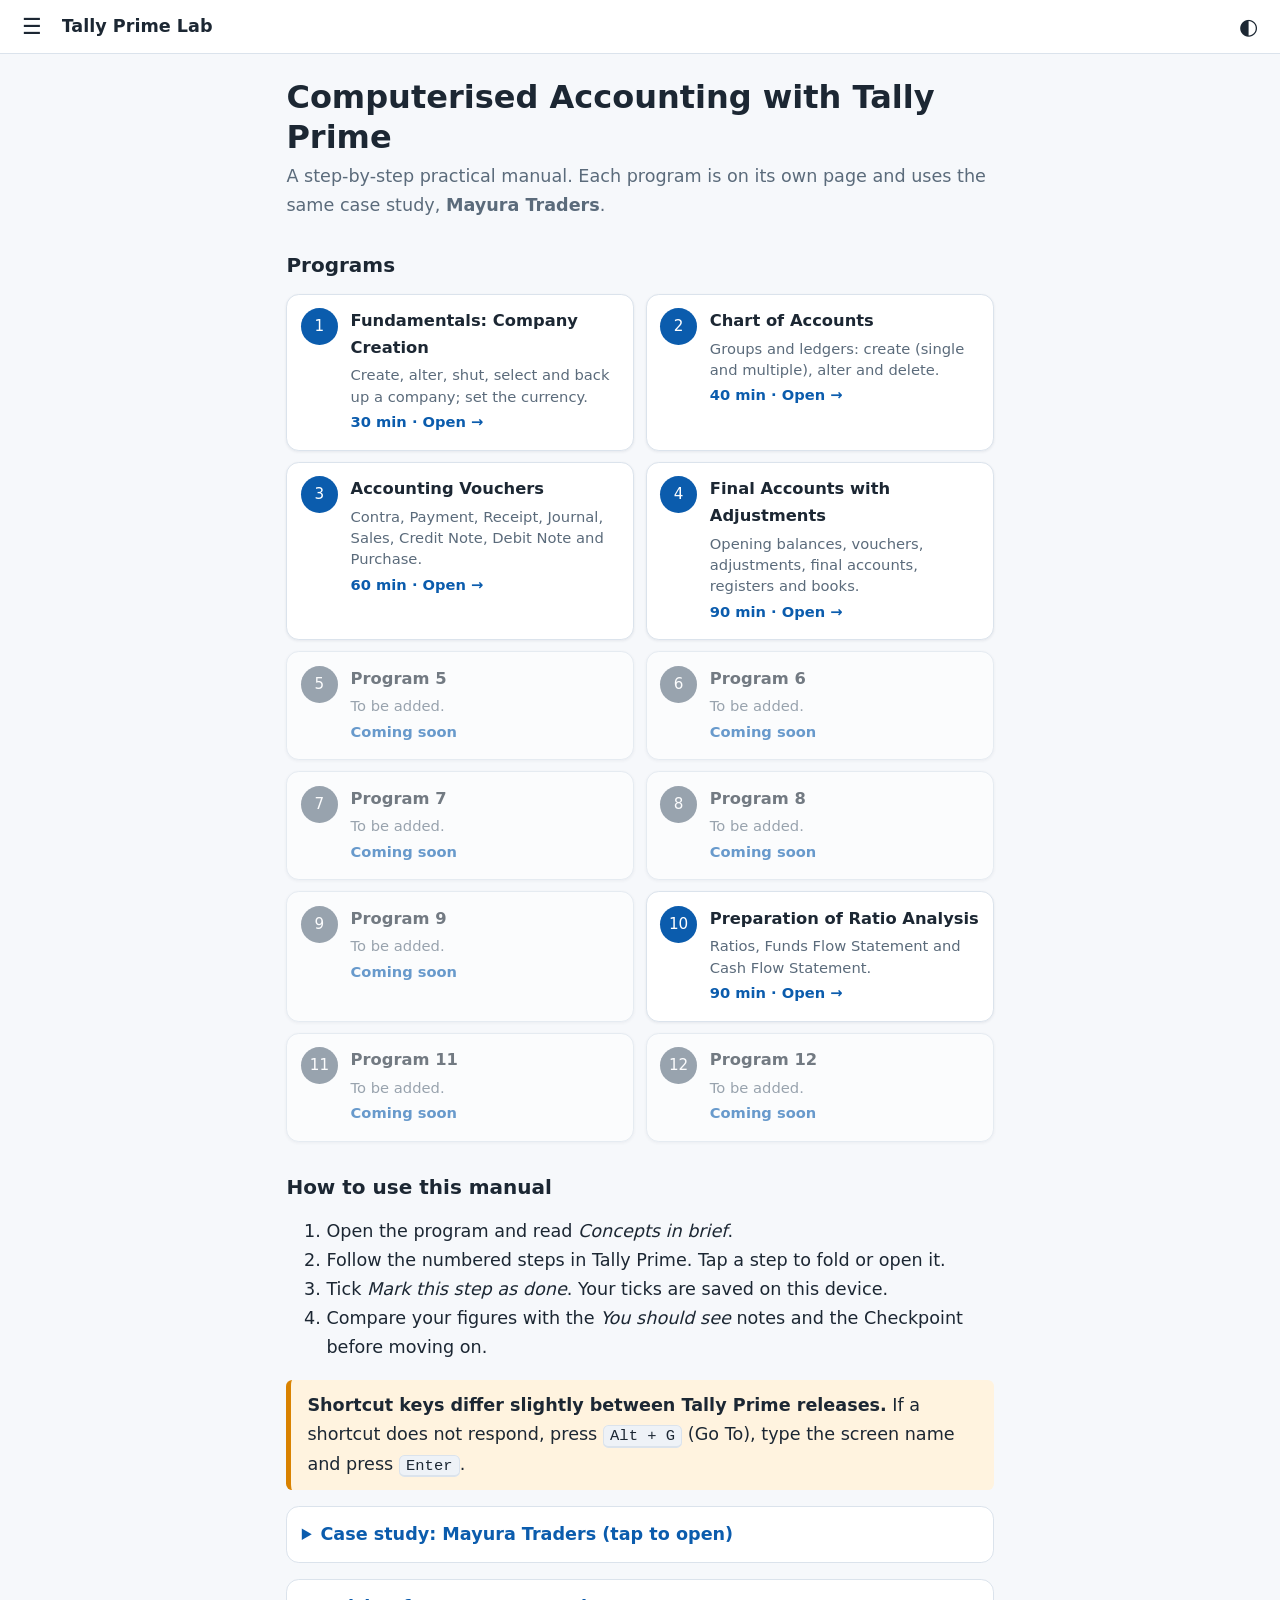
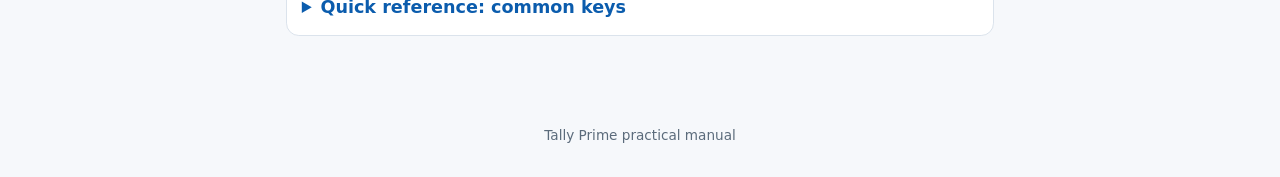
<file: index (9).html>
<!doctype html>
<html lang="en">
<head>
<meta charset="utf-8">
<meta name="viewport" content="width=device-width, initial-scale=1, viewport-fit=cover">
<meta name="color-scheme" content="light dark">
<title>Tally Prime Practical Manual</title>
<meta name="description" content="Step-by-step Tally Prime practical programs with one continuous case study.">
<link rel="stylesheet" href="style.css">
<script src="programs.js"></script>
<script src="script.js" defer></script>
</head>
<body data-program="0">
<main>
<h1>Computerised Accounting with Tally Prime</h1>
<p class="lead">A step-by-step practical manual. Each program is on its own page and uses the same case study, <strong>Mayura Traders</strong>.</p>
<h2>Programs</h2>
<div class="cards" id="program-list"></div>
<noscript><ul><li><a href="program-1.html">Program 1: Fundamentals: Company Creation</a></li><li><a href="program-2.html">Program 2: Chart of Accounts</a></li><li><a href="program-3.html">Program 3: Accounting Vouchers</a></li></ul></noscript>
<h2>How to use this manual</h2>
<ol>
<li>Open the program and read <em>Concepts in brief</em>.</li>
<li>Follow the numbered steps in Tally Prime. Tap a step to fold or open it.</li>
<li>Tick <em>Mark this step as done</em>. Your ticks are saved on this device.</li>
<li>Compare your figures with the <em>You should see</em> notes and the Checkpoint before moving on.</li>
</ol>
<div class="warning"><strong>Shortcut keys differ slightly between Tally Prime releases.</strong> If a shortcut does not respond, press <code>Alt + G</code> (Go To), type the screen name and press <code>Enter</code>.</div>
<details class="case"><summary>Case study: Mayura Traders (tap to open)</summary><p><strong>Mayura Traders</strong>, Chennai, is a trading firm owned by Mr. Ramesh. Its financial year is <strong>01-04-2026 to 31-03-2027</strong>. Transactions for <strong>April 2026</strong>:</p>
<table>
<colgroup>
<col style="width: 33%" />
<col style="width: 33%" />
<col style="width: 33%" />
</colgroup>
<thead>
<tr class="header">
<th>No.</th>
<th>Date</th>
<th>Transaction</th>
</tr>
</thead>
<tbody>
<tr class="odd">
<td>1</td>
<td>01-Apr-2026</td>
<td>Mr. Ramesh started the business with capital of ₹5,00,000, deposited in HDFC Bank.</td>
</tr>
<tr class="even">
<td>2</td>
<td>02-Apr-2026</td>
<td>Withdrew ₹50,000 cash from the bank for office use.</td>
</tr>
<tr class="odd">
<td>3</td>
<td>03-Apr-2026</td>
<td>Paid shop rent ₹15,000 in cash.</td>
</tr>
<tr class="even">
<td>4</td>
<td>04-Apr-2026</td>
<td>Bought furniture for ₹60,000, paid by cheque.</td>
</tr>
<tr class="odd">
<td>5</td>
<td>05-Apr-2026</td>
<td>Purchased goods on credit from Kumar Suppliers ₹2,00,000.</td>
</tr>
<tr class="even">
<td>6</td>
<td>08-Apr-2026</td>
<td>Sold goods on credit to Anand Stores ₹2,50,000.</td>
</tr>
<tr class="odd">
<td>7</td>
<td>10-Apr-2026</td>
<td>Returned goods worth ₹10,000 to Kumar Suppliers.</td>
</tr>
<tr class="even">
<td>8</td>
<td>12-Apr-2026</td>
<td>Anand Stores returned goods worth ₹8,000.</td>
</tr>
<tr class="odd">
<td>9</td>
<td>15-Apr-2026</td>
<td>Received ₹1,00,000 from Anand Stores by cheque, deposited in the bank.</td>
</tr>
<tr class="even">
<td>10</td>
<td>18-Apr-2026</td>
<td>Paid Kumar Suppliers ₹1,20,000 through the bank.</td>
</tr>
<tr class="odd">
<td>11</td>
<td>22-Apr-2026</td>
<td>Cash sales ₹50,000.</td>
</tr>
<tr class="even">
<td>12</td>
<td>25-Apr-2026</td>
<td>Paid salary ₹25,000 in cash.</td>
</tr>
<tr class="odd">
<td>13</td>
<td>27-Apr-2026</td>
<td>Mr. Ramesh withdrew ₹10,000 from the bank for personal use.</td>
</tr>
<tr class="even">
<td>14</td>
<td>28-Apr-2026</td>
<td>Electricity charges of ₹3,500 for April are outstanding.</td>
</tr>
<tr class="odd">
<td>15</td>
<td>30-Apr-2026</td>
<td>Provide depreciation on furniture at 10% p.a.</td>
</tr>
</tbody>
</table>
</details>
<details class="case"><summary>Quick reference: common keys</summary><table>
<thead>
<tr class="header">
<th>Key</th>
<th>Action</th>
</tr>
</thead>
<tbody>
<tr class="odd">
<td><code>Enter</code></td>
<td>Accept a field / move on</td>
</tr>
<tr class="even">
<td><code>Ctrl + A</code></td>
<td>Accept (save) a screen or voucher</td>
</tr>
<tr class="odd">
<td><code>Esc</code></td>
<td>Go back / cancel</td>
</tr>
<tr class="even">
<td><code>Alt + G</code></td>
<td>Go To any screen</td>
</tr>
<tr class="odd">
<td><code>F2</code></td>
<td>Change period or date</td>
</tr>
<tr class="even">
<td><code>Alt + D</code></td>
<td>Delete (inside Alter screen)</td>
</tr>
<tr class="odd">
<td><code>F4</code> <code>F5</code> <code>F6</code> <code>F7</code></td>
<td>Contra, Payment, Receipt, Journal</td>
</tr>
<tr class="even">
<td><code>F8</code> <code>F9</code></td>
<td>Sales, Purchase</td>
</tr>
<tr class="odd">
<td><code>Ctrl + F8</code> <code>Ctrl + F9</code></td>
<td>Credit Note, Debit Note</td>
</tr>
<tr class="even">
<td><code>F1</code> / <code>Alt + F1</code></td>
<td>Select / Shut company</td>
</tr>
<tr class="odd">
<td><code>Alt + K</code> / <code>Alt + Y</code></td>
<td>Company menu / Data menu</td>
</tr>
</tbody>
</table>
</details>
</main>
<footer>Tally Prime practical manual</footer>
</body>
</html>
</file>
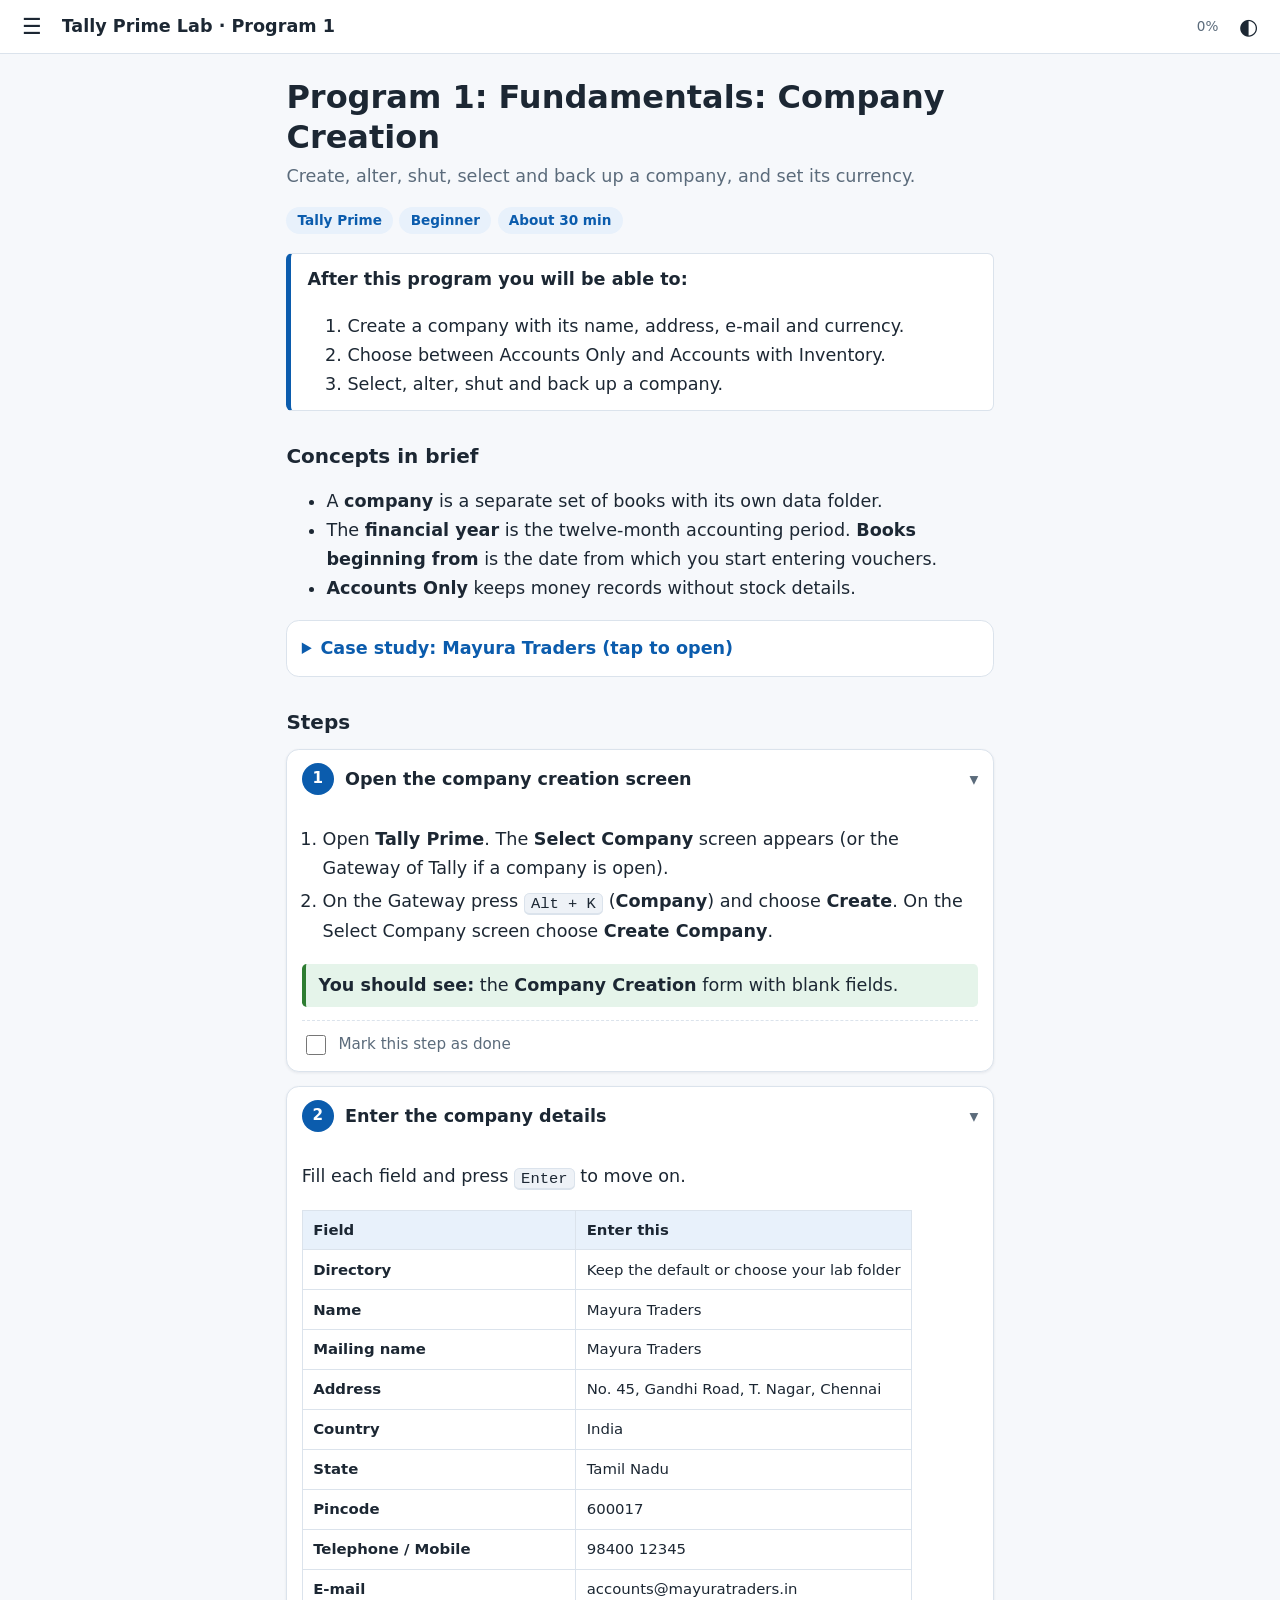
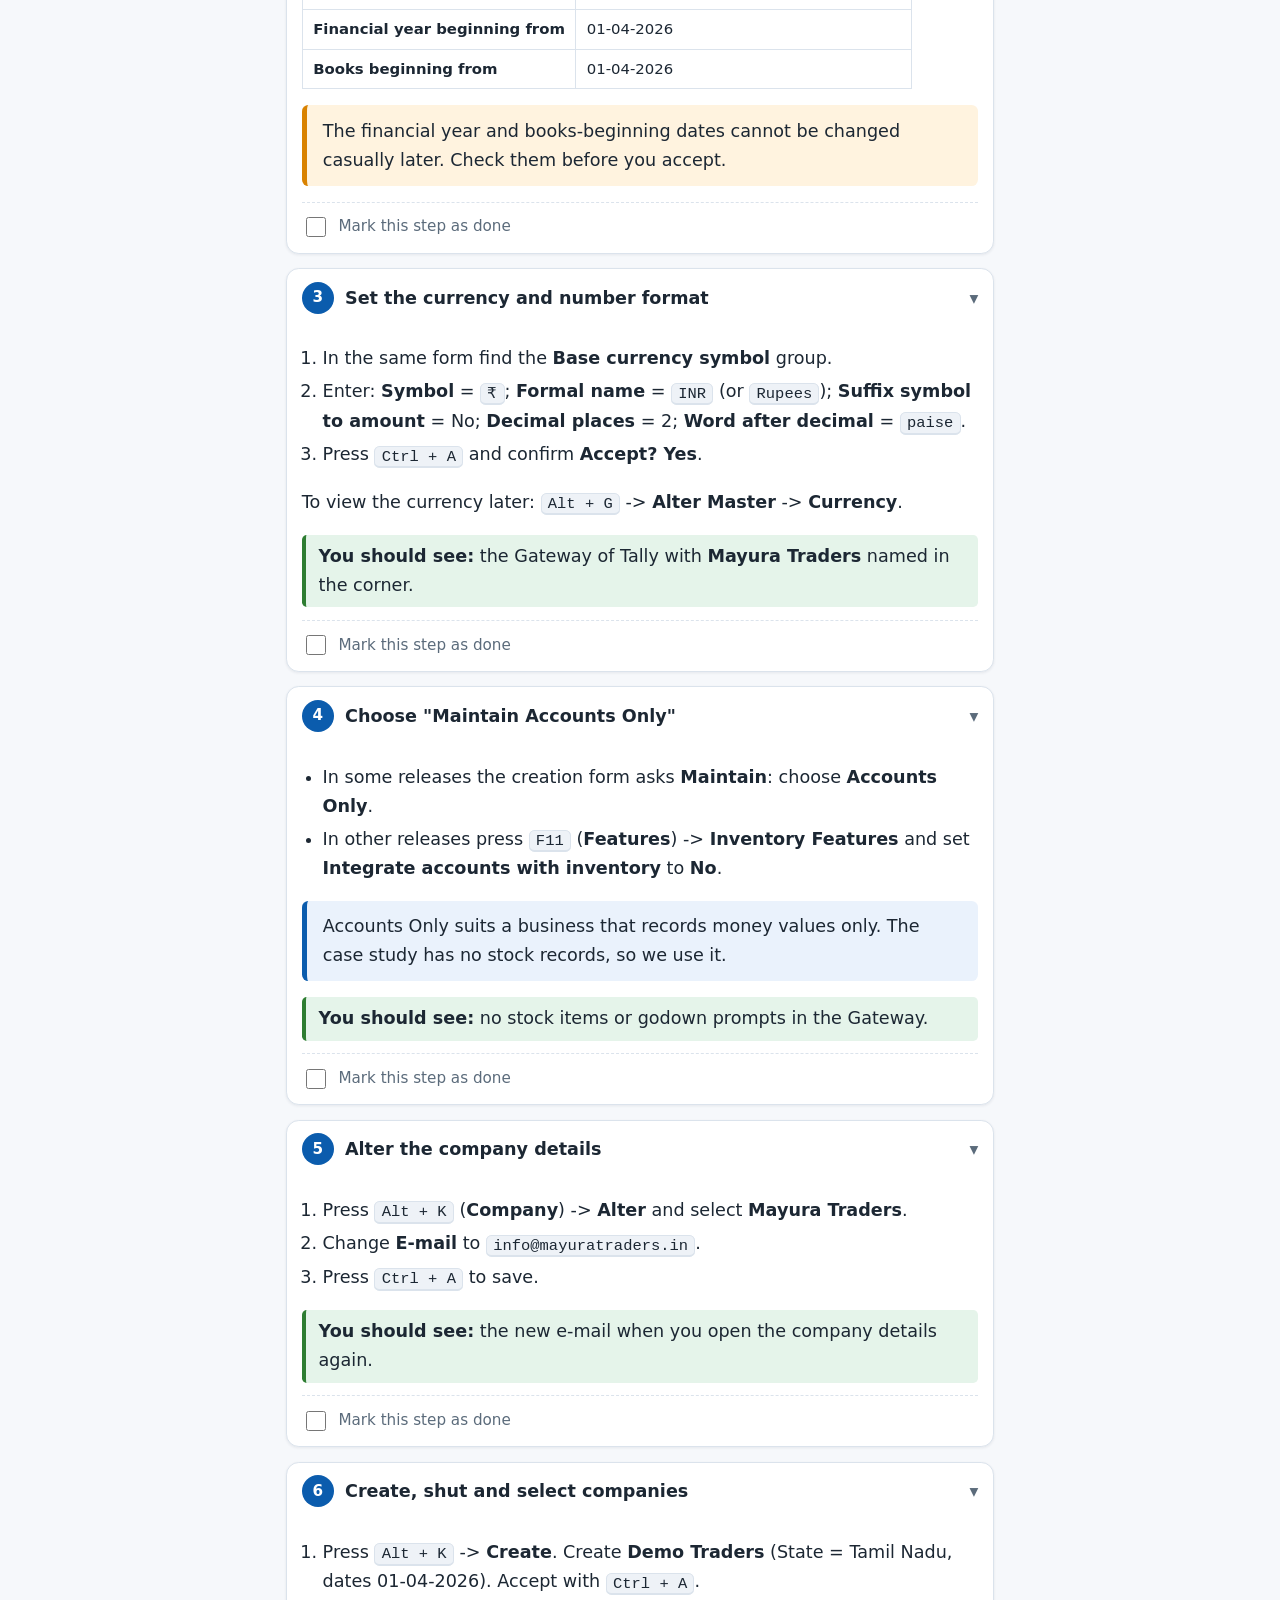
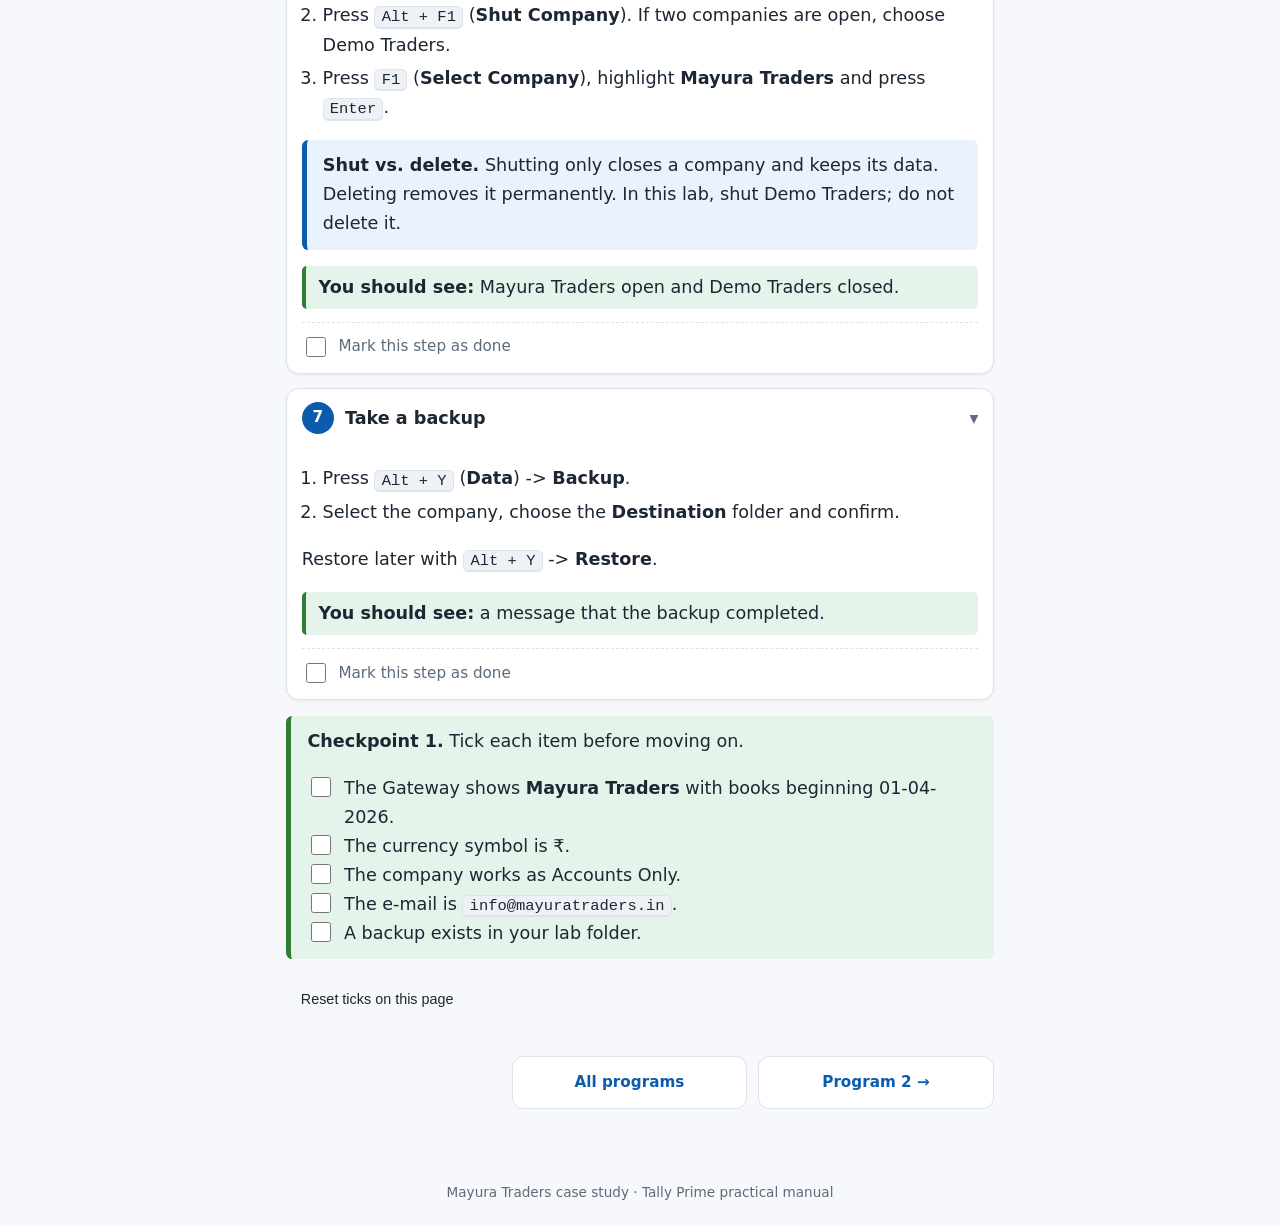
<file: program-1.html>
<!doctype html>
<html lang="en">
<head>
<meta charset="utf-8">
<meta name="viewport" content="width=device-width, initial-scale=1, viewport-fit=cover">
<meta name="color-scheme" content="light dark">
<title>Program 1: Fundamentals: Company Creation | Tally Prime Lab</title>
<meta name="description" content="Create, alter, shut, select and back up a company, and set its currency.">
<link rel="stylesheet" href="style.css">
<script src="programs.js"></script>
<script src="script.js" defer></script>
</head>
<body data-program="1">
<main>
<h1>Program 1: Fundamentals: Company Creation</h1>
<p class="lead">Create, alter, shut, select and back up a company, and set its currency.</p>
<div class="meta"><span class="chip">Tally Prime</span><span class="chip">Beginner</span><span class="chip">About 30 min</span></div>
<noscript><p class="warning">Menu and progress ticks need JavaScript. <a href="index.html">Back to all programs</a>.</p></noscript>
<div class="objectives"><strong>After this program you will be able to:</strong><ol><li>Create a company with its name, address, e-mail and currency.</li><li>Choose between Accounts Only and Accounts with Inventory.</li><li>Select, alter, shut and back up a company.</li></ol></div><h2>Concepts in brief</h2><ul><li>A <strong>company</strong> is a separate set of books with its own data folder.</li><li>The <strong>financial year</strong> is the twelve-month accounting period. <strong>Books beginning from</strong> is the date from which you start entering vouchers.</li><li><strong>Accounts Only</strong> keeps money records without stock details.</li></ul><details class="case"><summary>Case study: Mayura Traders (tap to open)</summary><p><strong>Mayura Traders</strong>, Chennai, is a trading firm owned by Mr. Ramesh. Its financial year is <strong>01-04-2026 to 31-03-2027</strong>. Transactions for <strong>April 2026</strong>:</p>
<table>
<colgroup>
<col style="width: 33%" />
<col style="width: 33%" />
<col style="width: 33%" />
</colgroup>
<thead>
<tr class="header">
<th>No.</th>
<th>Date</th>
<th>Transaction</th>
</tr>
</thead>
<tbody>
<tr class="odd">
<td>1</td>
<td>01-Apr-2026</td>
<td>Mr. Ramesh started the business with capital of ₹5,00,000, deposited in HDFC Bank.</td>
</tr>
<tr class="even">
<td>2</td>
<td>02-Apr-2026</td>
<td>Withdrew ₹50,000 cash from the bank for office use.</td>
</tr>
<tr class="odd">
<td>3</td>
<td>03-Apr-2026</td>
<td>Paid shop rent ₹15,000 in cash.</td>
</tr>
<tr class="even">
<td>4</td>
<td>04-Apr-2026</td>
<td>Bought furniture for ₹60,000, paid by cheque.</td>
</tr>
<tr class="odd">
<td>5</td>
<td>05-Apr-2026</td>
<td>Purchased goods on credit from Kumar Suppliers ₹2,00,000.</td>
</tr>
<tr class="even">
<td>6</td>
<td>08-Apr-2026</td>
<td>Sold goods on credit to Anand Stores ₹2,50,000.</td>
</tr>
<tr class="odd">
<td>7</td>
<td>10-Apr-2026</td>
<td>Returned goods worth ₹10,000 to Kumar Suppliers.</td>
</tr>
<tr class="even">
<td>8</td>
<td>12-Apr-2026</td>
<td>Anand Stores returned goods worth ₹8,000.</td>
</tr>
<tr class="odd">
<td>9</td>
<td>15-Apr-2026</td>
<td>Received ₹1,00,000 from Anand Stores by cheque, deposited in the bank.</td>
</tr>
<tr class="even">
<td>10</td>
<td>18-Apr-2026</td>
<td>Paid Kumar Suppliers ₹1,20,000 through the bank.</td>
</tr>
<tr class="odd">
<td>11</td>
<td>22-Apr-2026</td>
<td>Cash sales ₹50,000.</td>
</tr>
<tr class="even">
<td>12</td>
<td>25-Apr-2026</td>
<td>Paid salary ₹25,000 in cash.</td>
</tr>
<tr class="odd">
<td>13</td>
<td>27-Apr-2026</td>
<td>Mr. Ramesh withdrew ₹10,000 from the bank for personal use.</td>
</tr>
<tr class="even">
<td>14</td>
<td>28-Apr-2026</td>
<td>Electricity charges of ₹3,500 for April are outstanding.</td>
</tr>
<tr class="odd">
<td>15</td>
<td>30-Apr-2026</td>
<td>Provide depreciation on furniture at 10% p.a.</td>
</tr>
</tbody>
</table>
</details><h2>Steps</h2><section class="step" id="p1-s1"><details open><summary data-title="Open the company creation screen"><span class="num"><span>1</span></span><span>Open the company creation screen</span></summary>
<div class="stepbody"><ol type="1">
<li>Open <strong>Tally Prime</strong>. The <strong>Select Company</strong> screen appears (or the Gateway of Tally if a company is open).</li>
<li>On the Gateway press <code>Alt + K</code> (<strong>Company</strong>) and choose <strong>Create</strong>. On the Select Company screen choose <strong>Create Company</strong>.</li>
</ol>
<div class="see"><strong>You should see:</strong> the <strong>Company Creation</strong> form with blank fields.
</div><label class="done-row"><input type="checkbox" data-key="p1-s1" data-collapse> Mark this step as done</label></div></details></section><section class="step" id="p1-s2"><details open><summary data-title="Enter the company details"><span class="num"><span>2</span></span><span>Enter the company details</span></summary>
<div class="stepbody"><p>Fill each field and press <code>Enter</code> to move on.</p>
<table>
<thead>
<tr class="header">
<th>Field</th>
<th>Enter this</th>
</tr>
</thead>
<tbody>
<tr class="odd">
<td><strong>Directory</strong></td>
<td>Keep the default or choose your lab folder</td>
</tr>
<tr class="even">
<td><strong>Name</strong></td>
<td>Mayura Traders</td>
</tr>
<tr class="odd">
<td><strong>Mailing name</strong></td>
<td>Mayura Traders</td>
</tr>
<tr class="even">
<td><strong>Address</strong></td>
<td>No. 45, Gandhi Road, T. Nagar, Chennai</td>
</tr>
<tr class="odd">
<td><strong>Country</strong></td>
<td>India</td>
</tr>
<tr class="even">
<td><strong>State</strong></td>
<td>Tamil Nadu</td>
</tr>
<tr class="odd">
<td><strong>Pincode</strong></td>
<td>600017</td>
</tr>
<tr class="even">
<td><strong>Telephone / Mobile</strong></td>
<td>98400 12345</td>
</tr>
<tr class="odd">
<td><strong>E-mail</strong></td>
<td>accounts@mayuratraders.in</td>
</tr>
<tr class="even">
<td><strong>Financial year beginning from</strong></td>
<td>01-04-2026</td>
</tr>
<tr class="odd">
<td><strong>Books beginning from</strong></td>
<td>01-04-2026</td>
</tr>
</tbody>
</table>
<div class="warning">
<p>The financial year and books-beginning dates cannot be changed casually later. Check them before you accept.</p>
</div>
<label class="done-row"><input type="checkbox" data-key="p1-s2" data-collapse> Mark this step as done</label></div></details></section><section class="step" id="p1-s3"><details open><summary data-title="Set the currency and number format"><span class="num"><span>3</span></span><span>Set the currency and number format</span></summary>
<div class="stepbody"><ol type="1">
<li>In the same form find the <strong>Base currency symbol</strong> group.</li>
<li>Enter: <strong>Symbol</strong> = <code>₹</code>; <strong>Formal name</strong> = <code>INR</code> (or <code>Rupees</code>); <strong>Suffix symbol to amount</strong> = No; <strong>Decimal places</strong> = 2; <strong>Word after decimal</strong> = <code>paise</code>.</li>
<li>Press <code>Ctrl + A</code> and confirm <strong>Accept? Yes</strong>.</li>
</ol>
<p>To view the currency later: <code>Alt + G</code> -&gt; <strong>Alter Master</strong> -&gt; <strong>Currency</strong>.</p>
<div class="see"><strong>You should see:</strong> the Gateway of Tally with <strong>Mayura Traders</strong> named in the corner.
</div><label class="done-row"><input type="checkbox" data-key="p1-s3" data-collapse> Mark this step as done</label></div></details></section><section class="step" id="p1-s4"><details open><summary data-title="Choose &quot;Maintain Accounts Only&quot;"><span class="num"><span>4</span></span><span>Choose "Maintain Accounts Only"</span></summary>
<div class="stepbody"><ul>
<li>In some releases the creation form asks <strong>Maintain</strong>: choose <strong>Accounts Only</strong>.</li>
<li>In other releases press <code>F11</code> (<strong>Features</strong>) -&gt; <strong>Inventory Features</strong> and set <strong>Integrate accounts with inventory</strong> to <strong>No</strong>.</li>
</ul>
<div class="note">
<p>Accounts Only suits a business that records money values only. The case study has no stock records, so we use it.</p>
</div>
<div class="see"><strong>You should see:</strong> no stock items or godown prompts in the Gateway.
</div><label class="done-row"><input type="checkbox" data-key="p1-s4" data-collapse> Mark this step as done</label></div></details></section><section class="step" id="p1-s5"><details open><summary data-title="Alter the company details"><span class="num"><span>5</span></span><span>Alter the company details</span></summary>
<div class="stepbody"><ol type="1">
<li>Press <code>Alt + K</code> (<strong>Company</strong>) -&gt; <strong>Alter</strong> and select <strong>Mayura Traders</strong>.</li>
<li>Change <strong>E-mail</strong> to <code>info@mayuratraders.in</code>.</li>
<li>Press <code>Ctrl + A</code> to save.</li>
</ol>
<div class="see"><strong>You should see:</strong> the new e-mail when you open the company details again.
</div><label class="done-row"><input type="checkbox" data-key="p1-s5" data-collapse> Mark this step as done</label></div></details></section><section class="step" id="p1-s6"><details open><summary data-title="Create, shut and select companies"><span class="num"><span>6</span></span><span>Create, shut and select companies</span></summary>
<div class="stepbody"><ol type="1">
<li>Press <code>Alt + K</code> -&gt; <strong>Create</strong>. Create <strong>Demo Traders</strong> (State = Tamil Nadu, dates 01-04-2026). Accept with <code>Ctrl + A</code>.</li>
<li>Press <code>Alt + F1</code> (<strong>Shut Company</strong>). If two companies are open, choose Demo Traders.</li>
<li>Press <code>F1</code> (<strong>Select Company</strong>), highlight <strong>Mayura Traders</strong> and press <code>Enter</code>.</li>
</ol>
<div class="tip">
<p><strong>Shut vs. delete.</strong> Shutting only closes a company and keeps its data. Deleting removes it permanently. In this lab, shut Demo Traders; do not delete it.</p>
</div>
<div class="see"><strong>You should see:</strong> Mayura Traders open and Demo Traders closed.
</div><label class="done-row"><input type="checkbox" data-key="p1-s6" data-collapse> Mark this step as done</label></div></details></section><section class="step" id="p1-s7"><details open><summary data-title="Take a backup"><span class="num"><span>7</span></span><span>Take a backup</span></summary>
<div class="stepbody"><ol type="1">
<li>Press <code>Alt + Y</code> (<strong>Data</strong>) -&gt; <strong>Backup</strong>.</li>
<li>Select the company, choose the <strong>Destination</strong> folder and confirm.</li>
</ol>
<p>Restore later with <code>Alt + Y</code> -&gt; <strong>Restore</strong>.</p>
<div class="see"><strong>You should see:</strong> a message that the backup completed.
</div><label class="done-row"><input type="checkbox" data-key="p1-s7" data-collapse> Mark this step as done</label></div></details></section><div class="checkpoint"><strong>Checkpoint 1.</strong> Tick each item before moving on.<ul class="checklist"><li><input type="checkbox" data-key="p1-c-0" id="p1-c-0"><label for="p1-c-0">The Gateway shows <strong>Mayura Traders</strong> with books beginning 01-04-2026.
</label></li><li><input type="checkbox" data-key="p1-c-1" id="p1-c-1"><label for="p1-c-1">The currency symbol is ₹.
</label></li><li><input type="checkbox" data-key="p1-c-2" id="p1-c-2"><label for="p1-c-2">The company works as Accounts Only.
</label></li><li><input type="checkbox" data-key="p1-c-3" id="p1-c-3"><label for="p1-c-3">The e-mail is <code>info@mayuratraders.in</code>.
</label></li><li><input type="checkbox" data-key="p1-c-4" id="p1-c-4"><label for="p1-c-4">A backup exists in your lab folder.
</label></li></ul></div>
<p><button class="iconbtn" id="resetProgress" style="width:auto;font-size:.9rem;padding:0 .9rem">Reset ticks on this page</button></p>
<nav class="pager" id="pager" aria-label="Previous and next program"></nav>
</main>
<footer>Mayura Traders case study &middot; Tally Prime practical manual</footer>
</body>
</html>
</file>
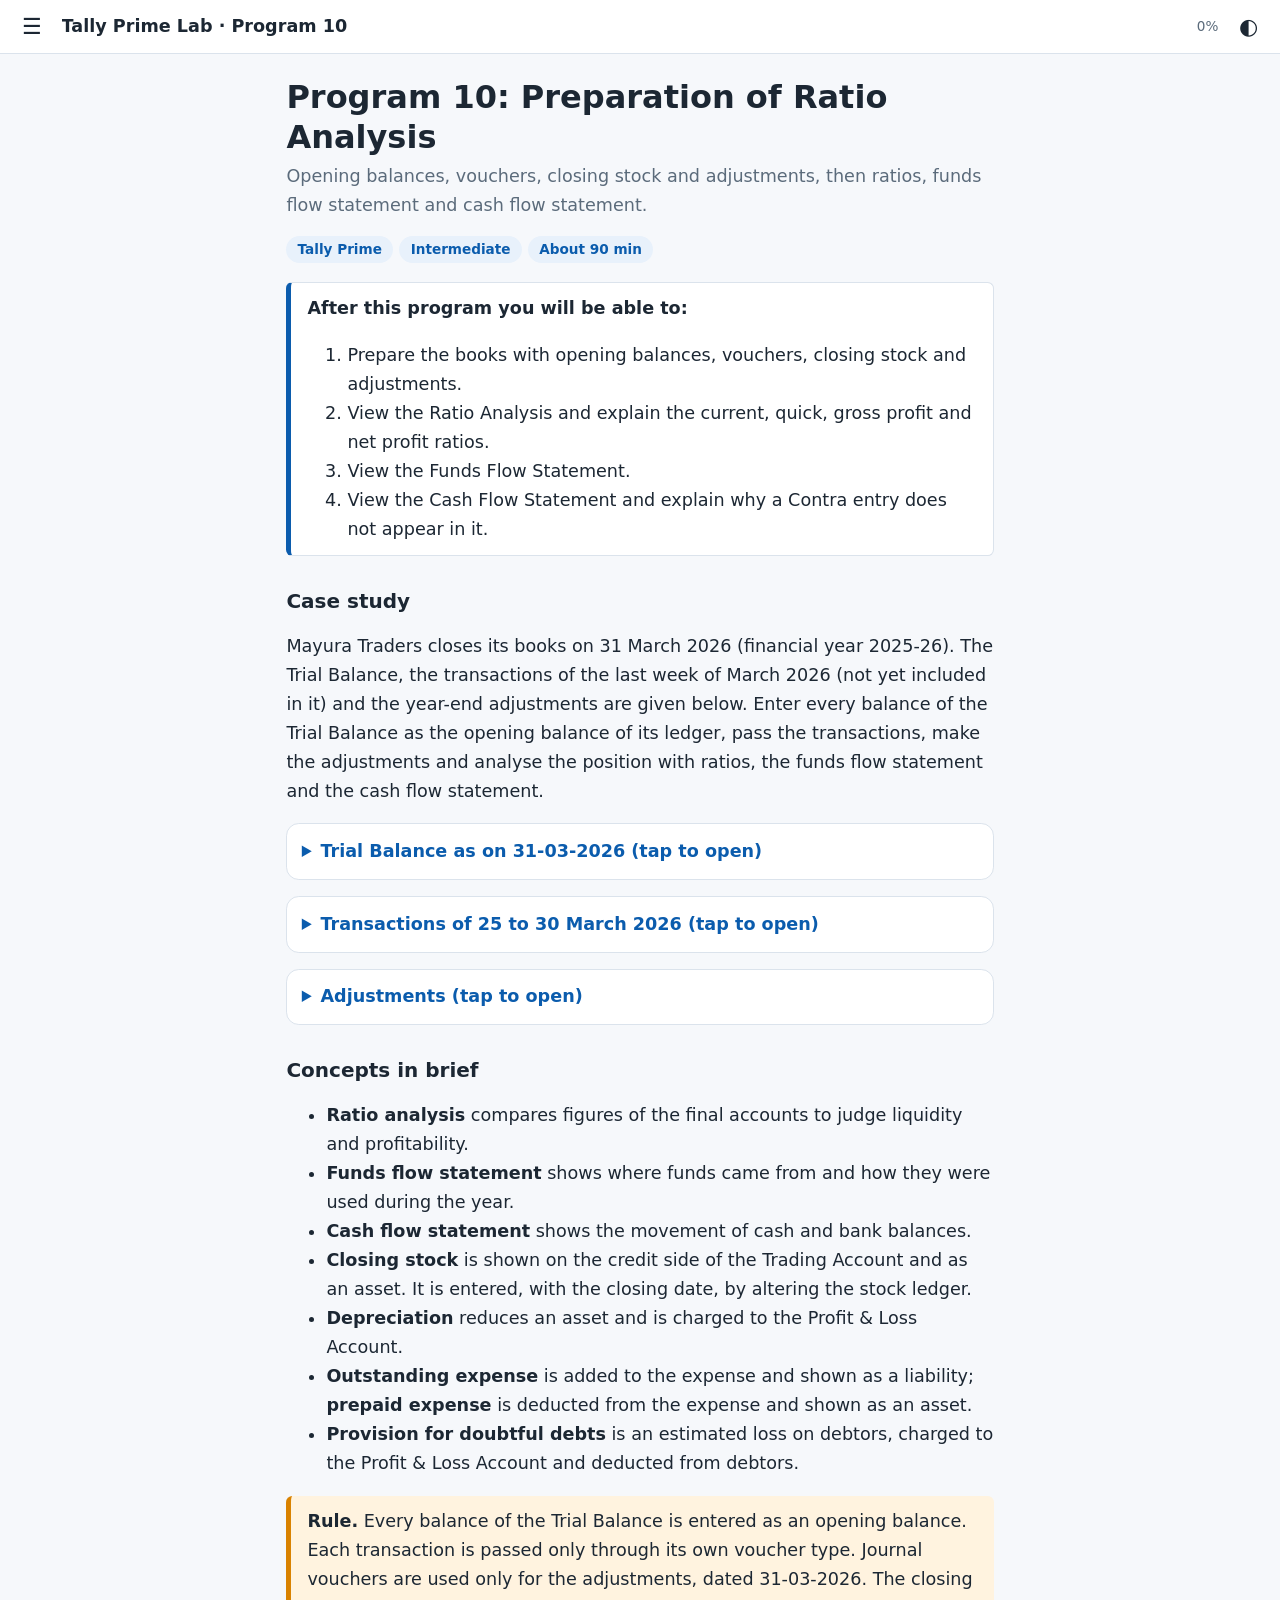
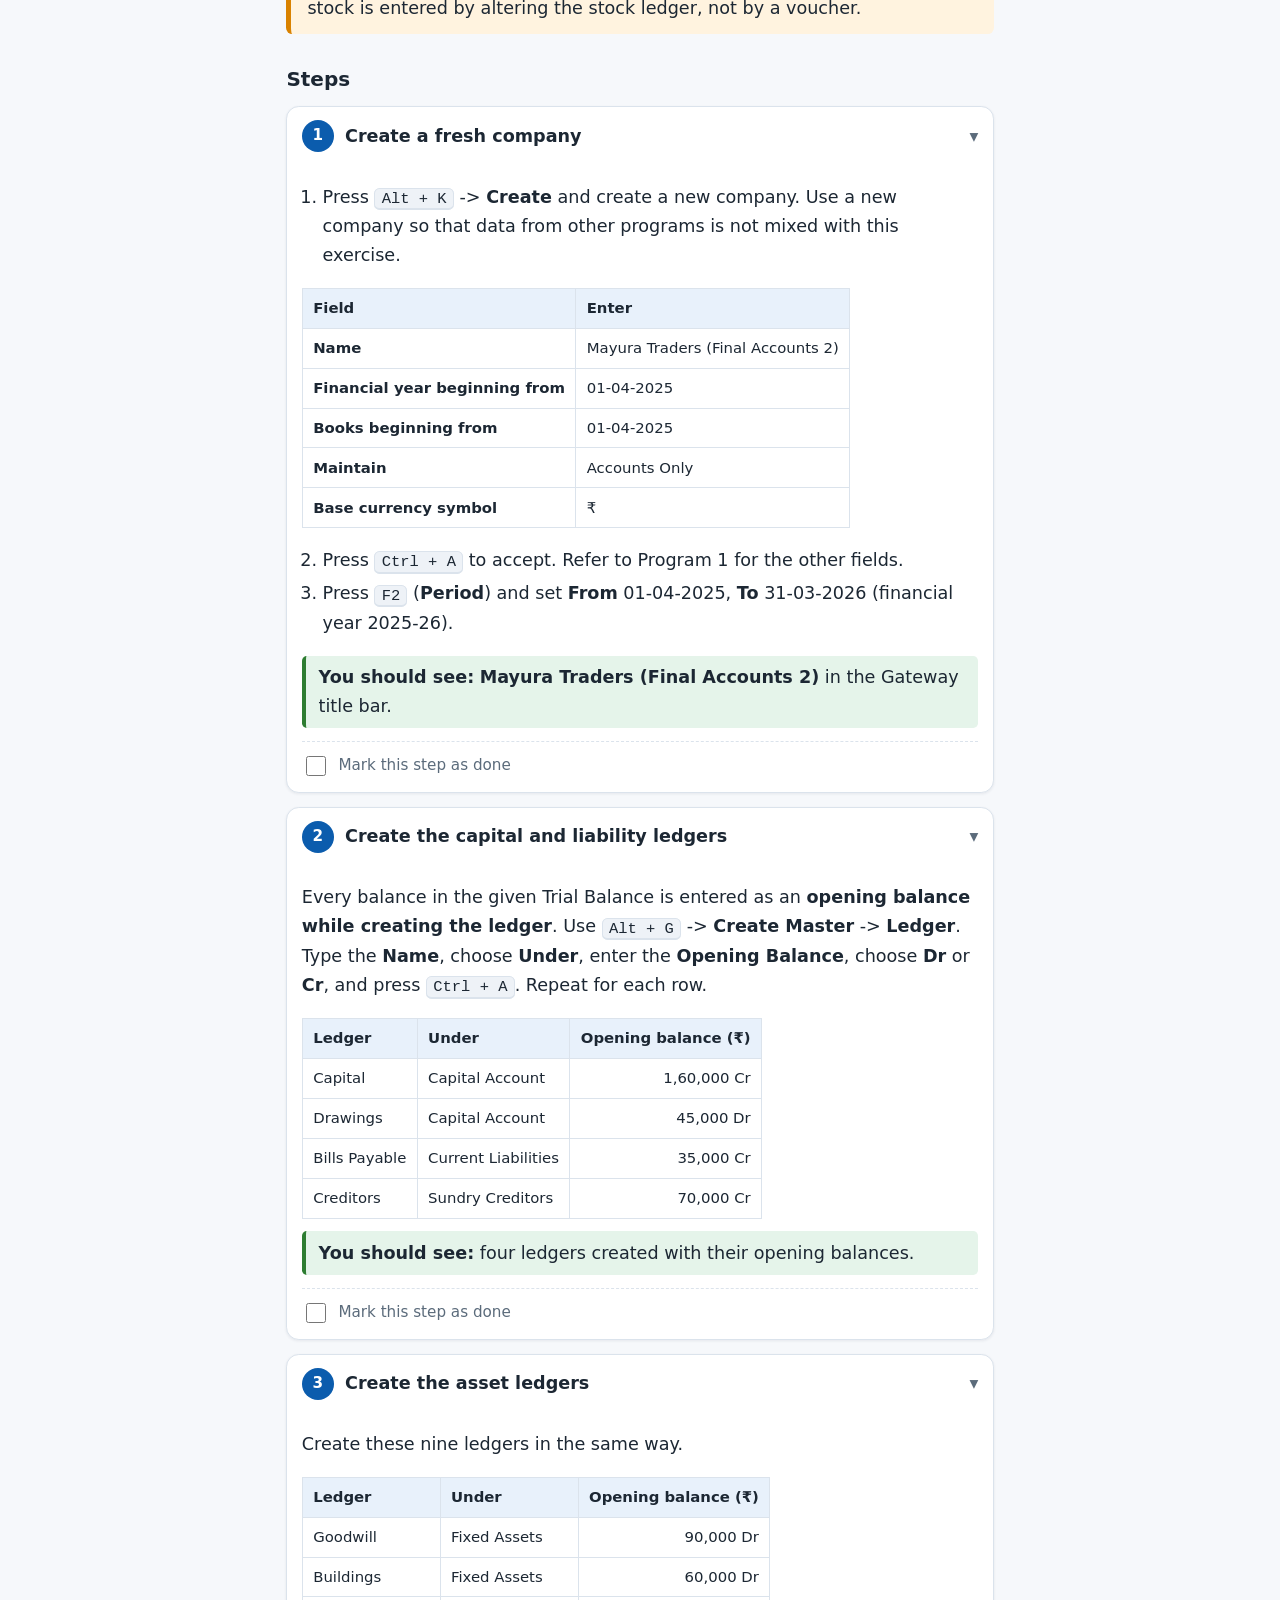
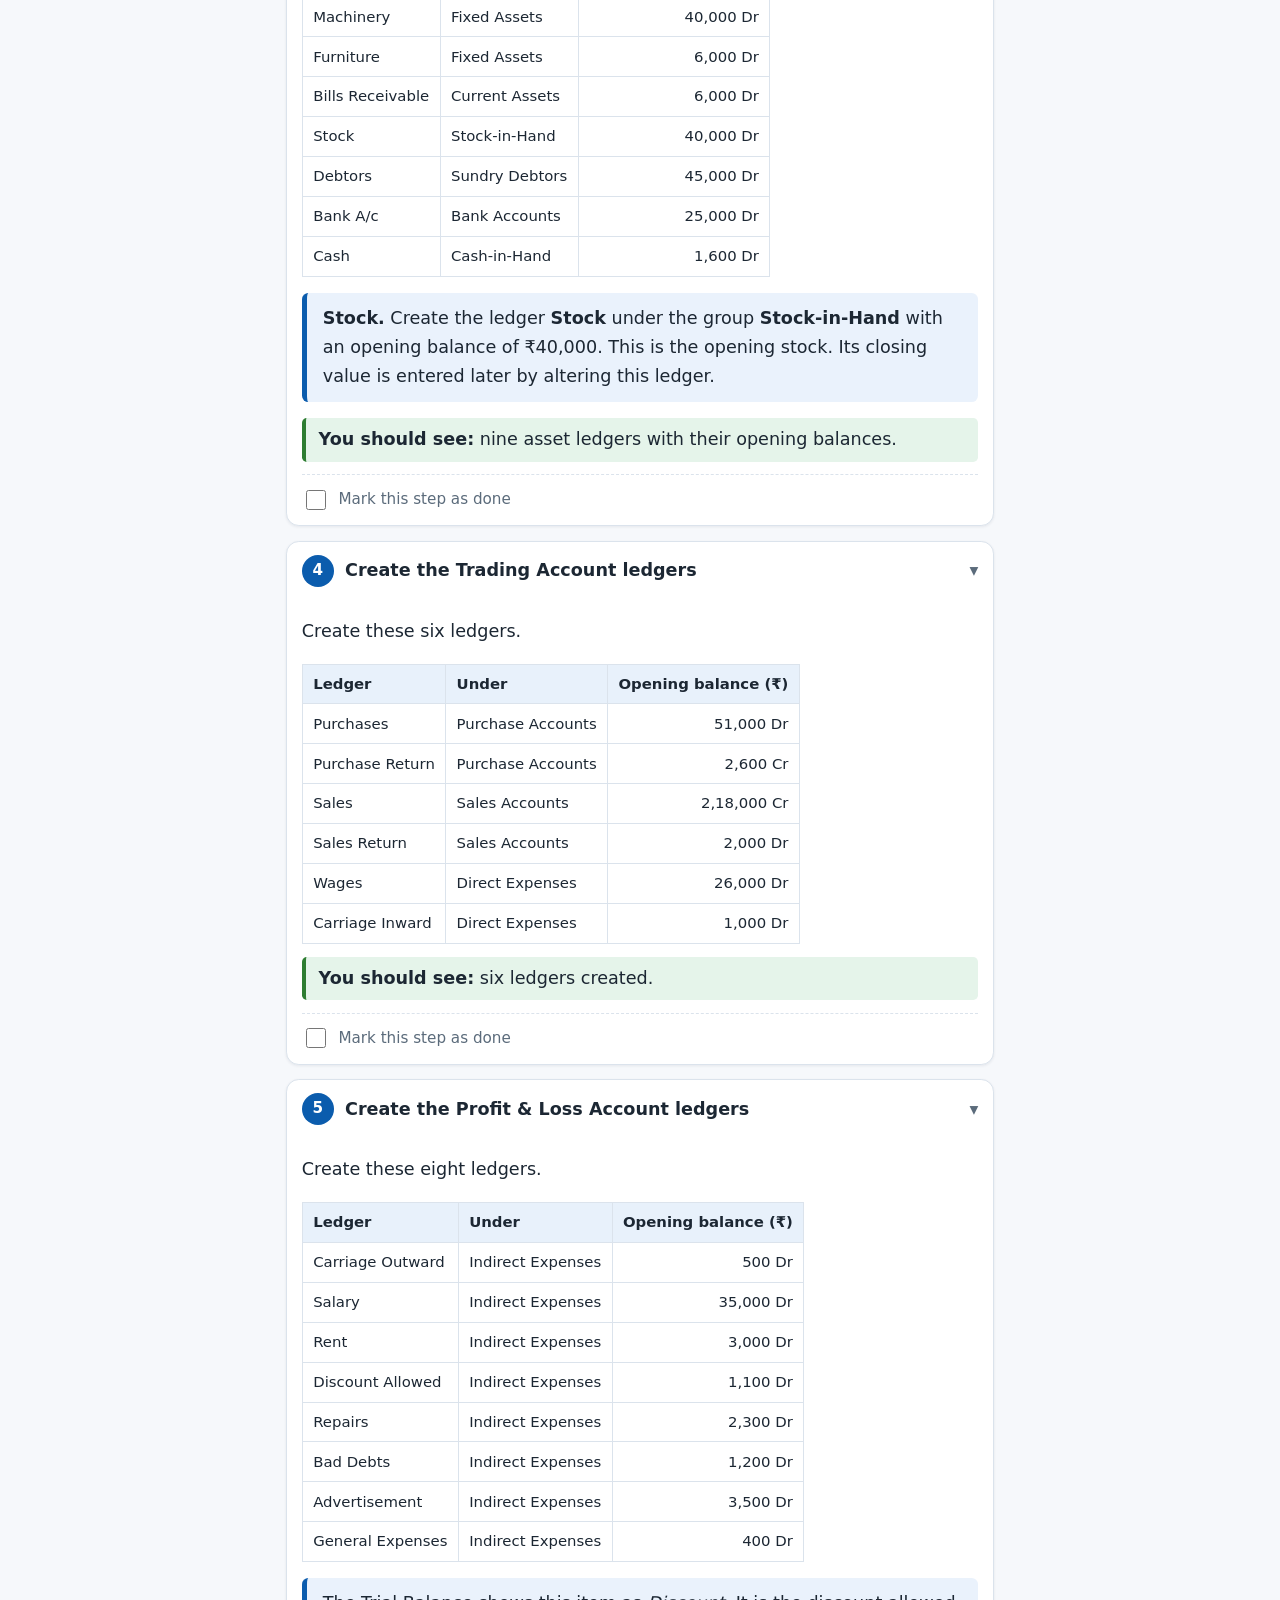
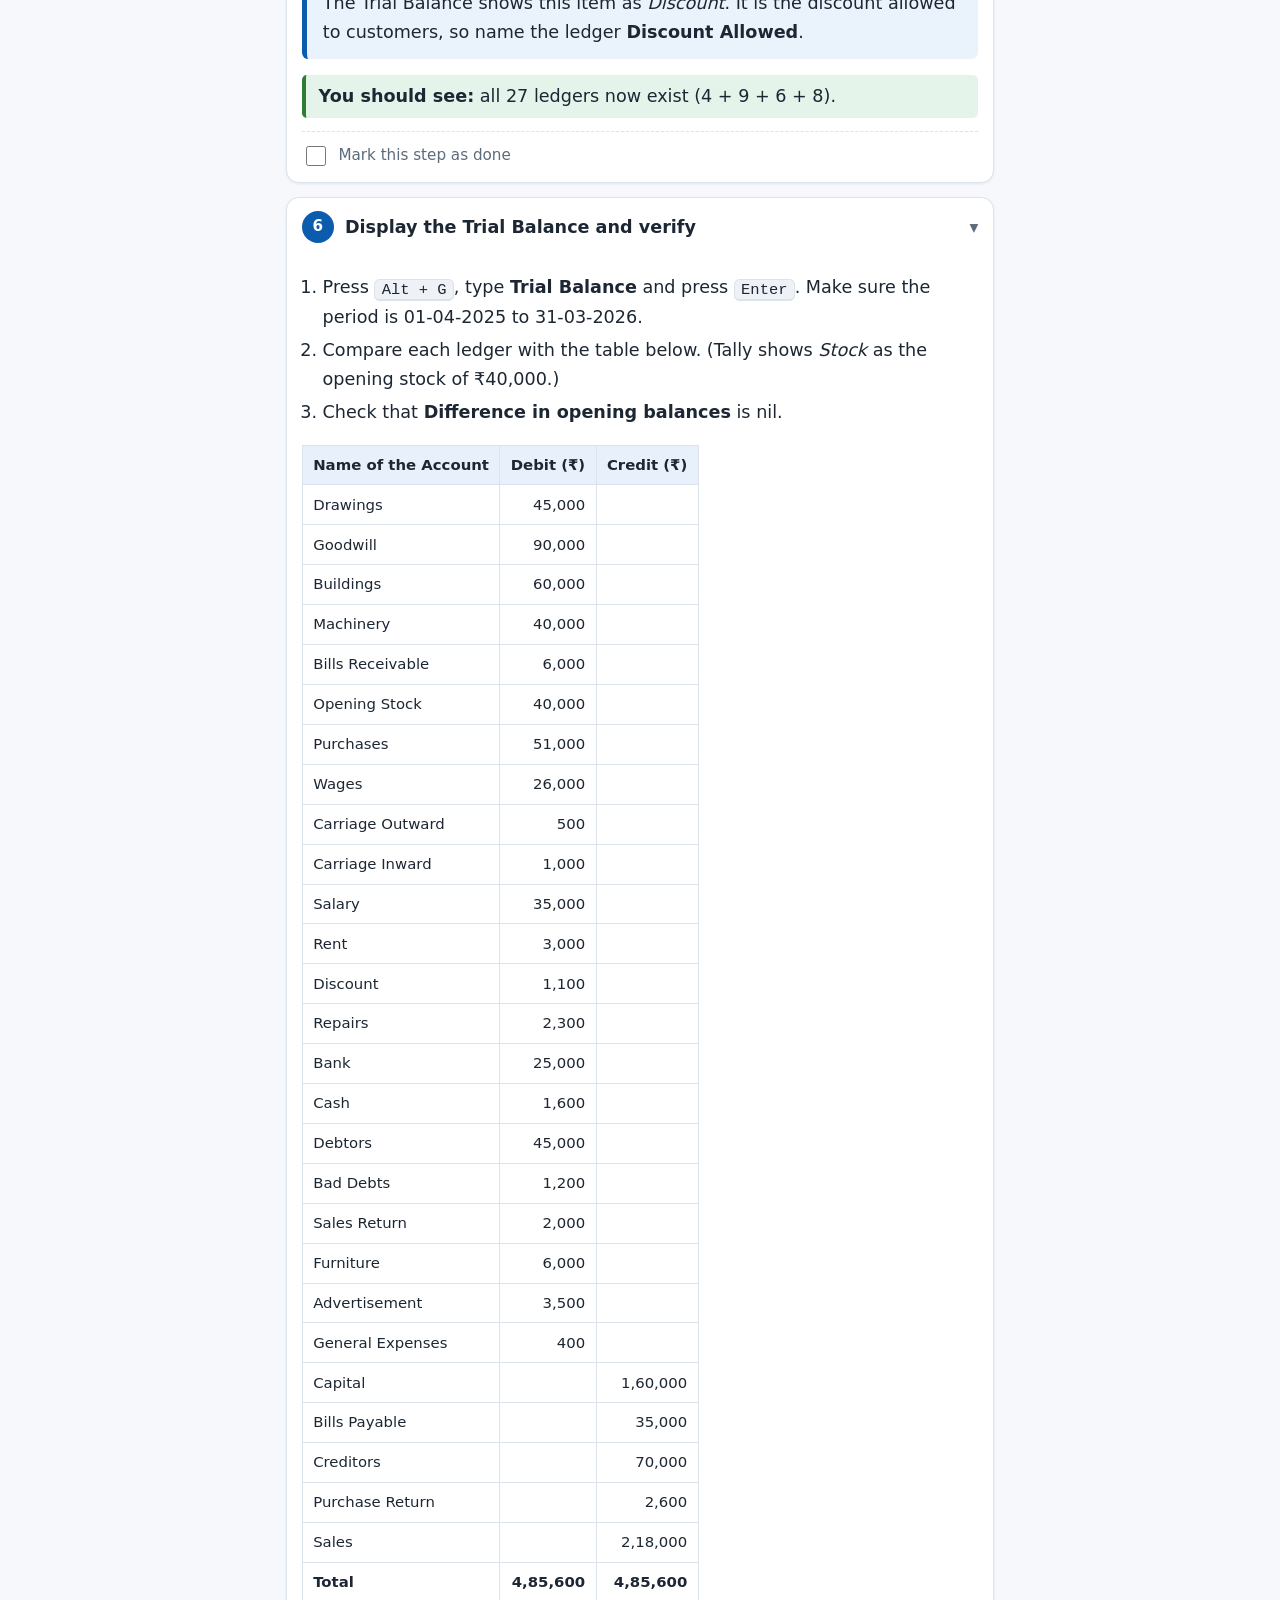
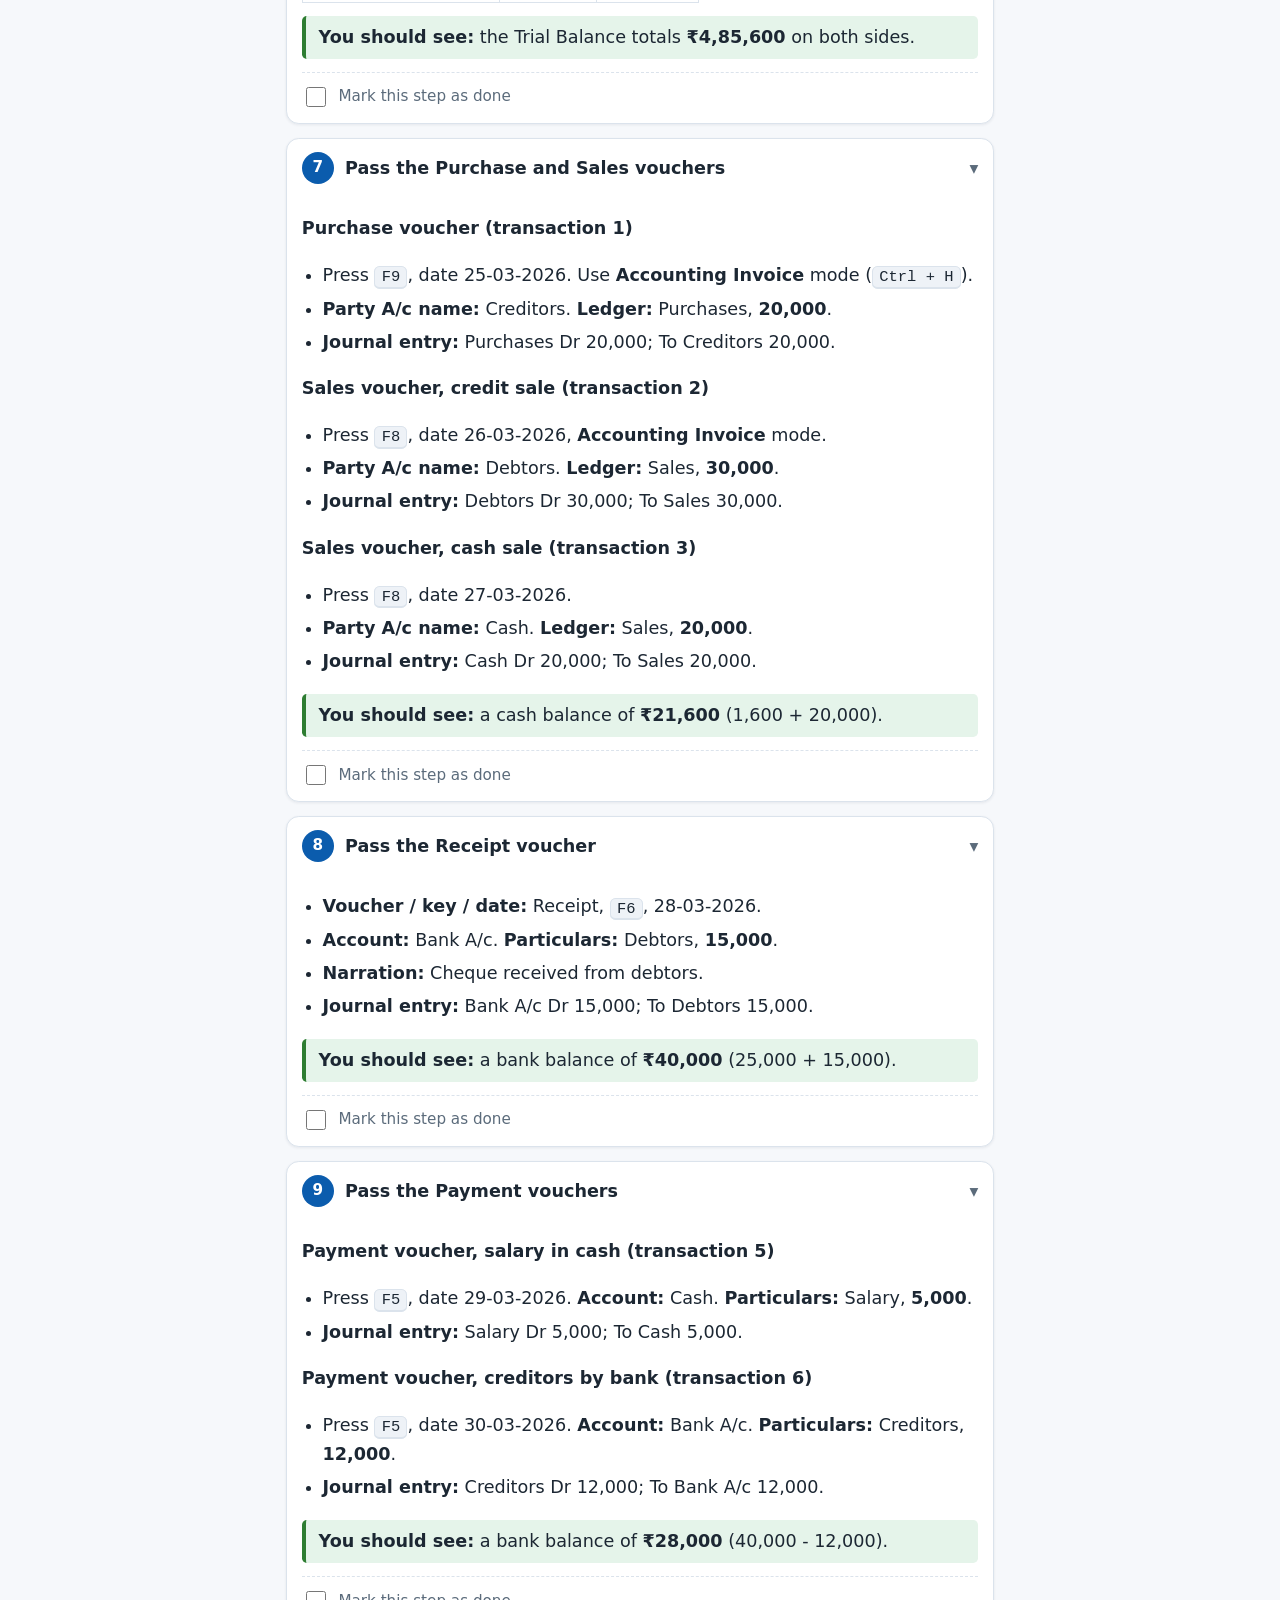
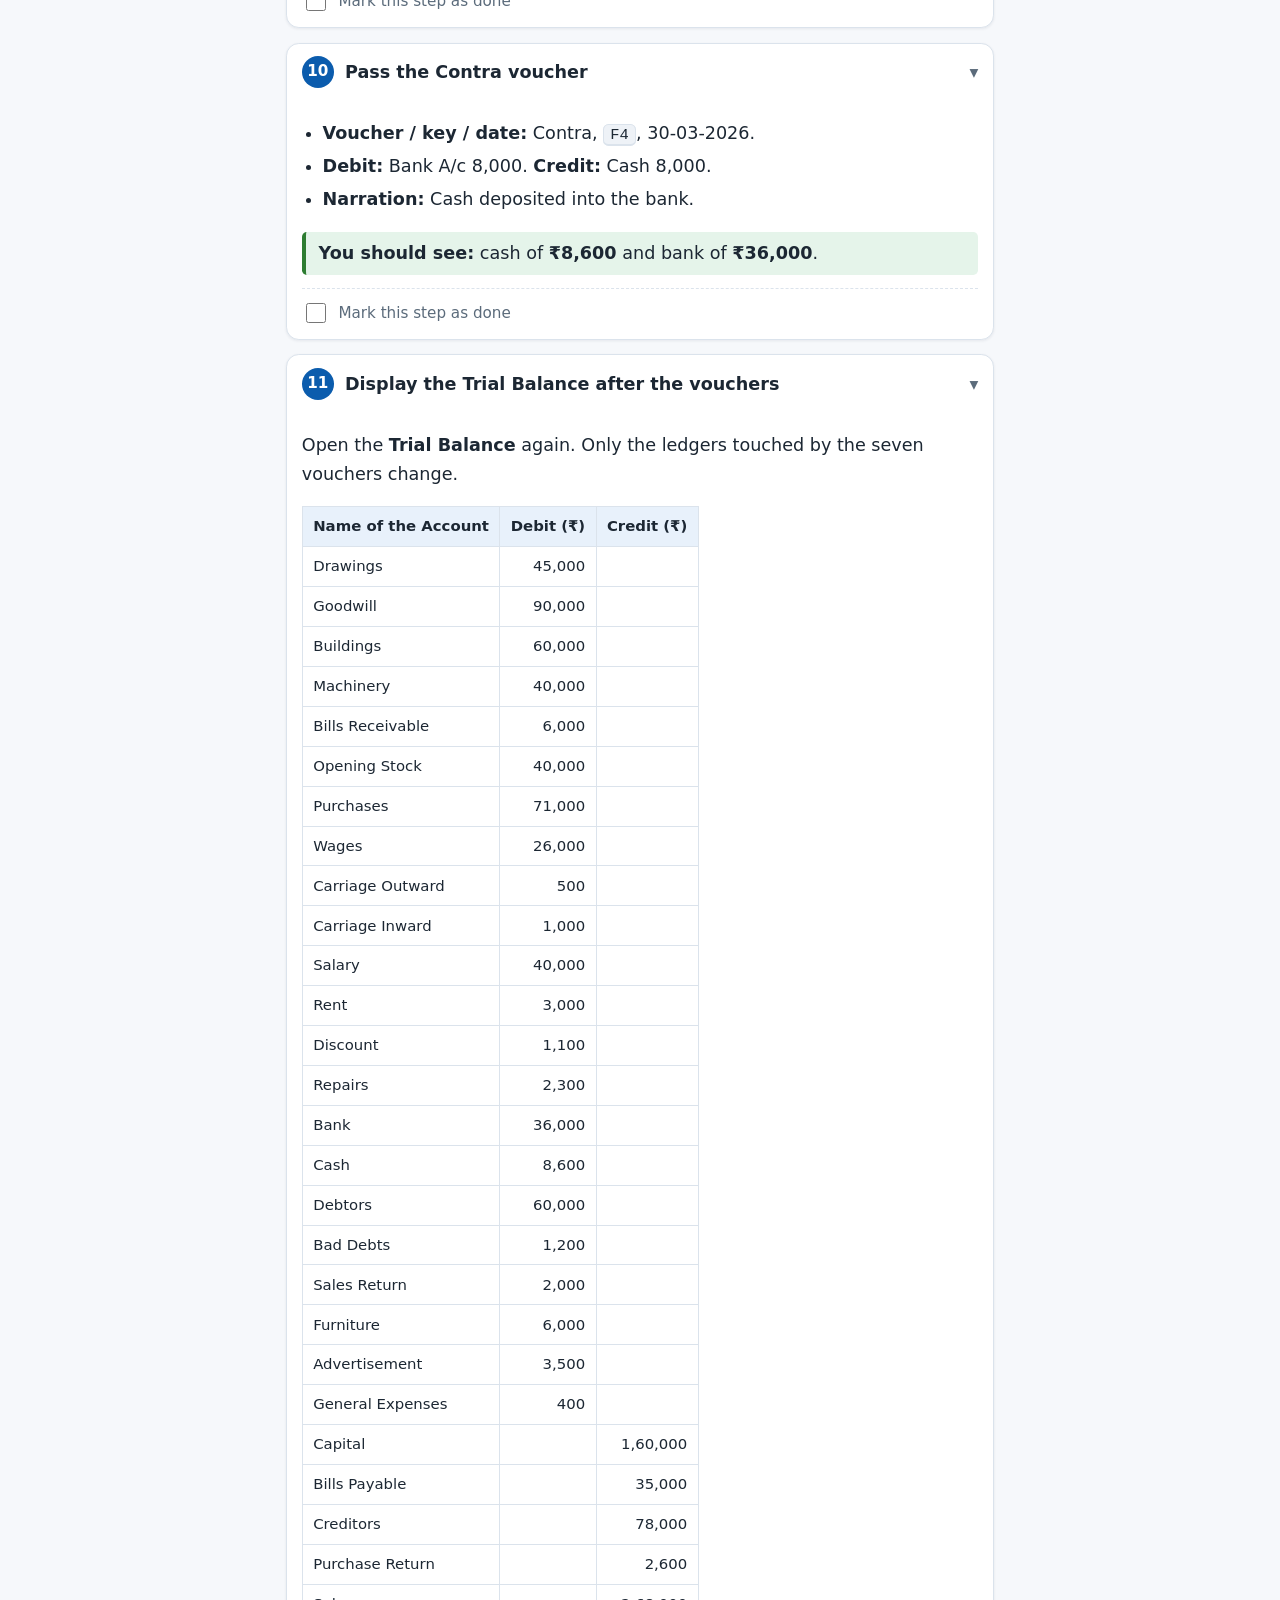
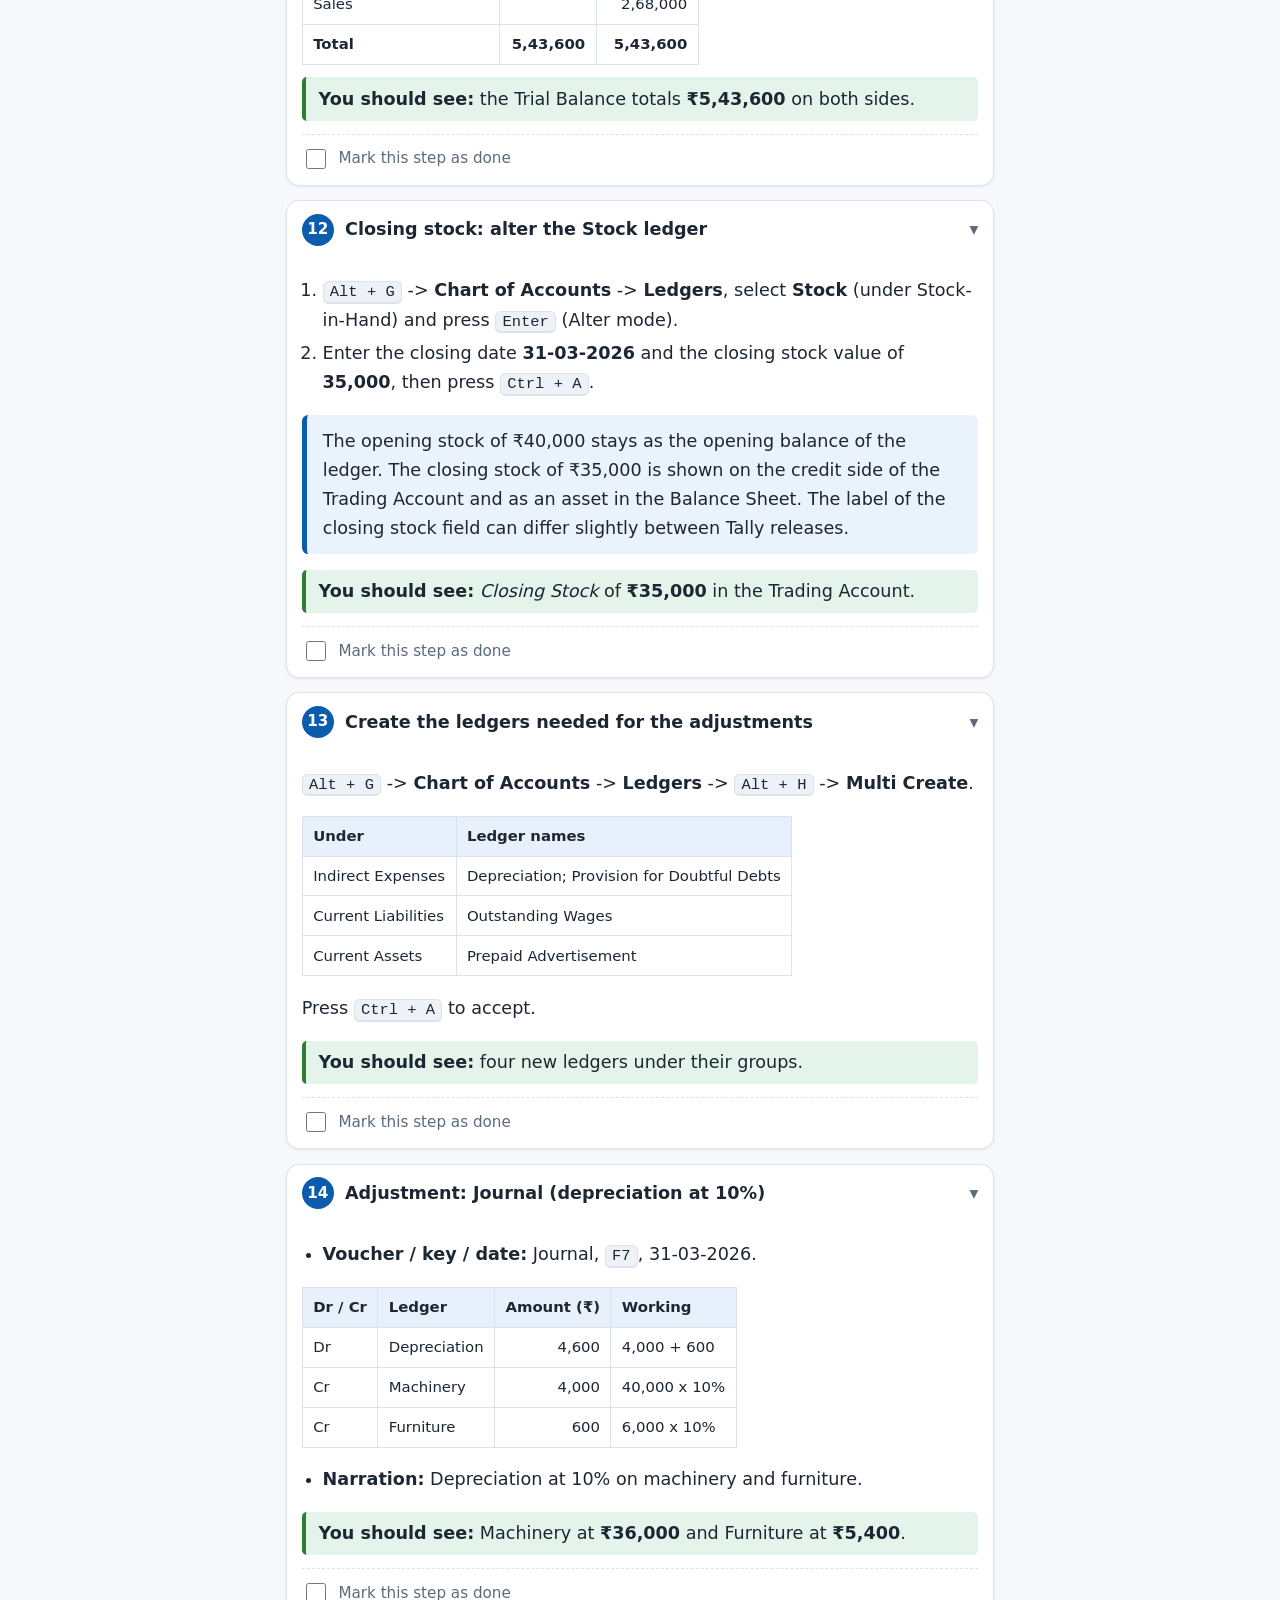
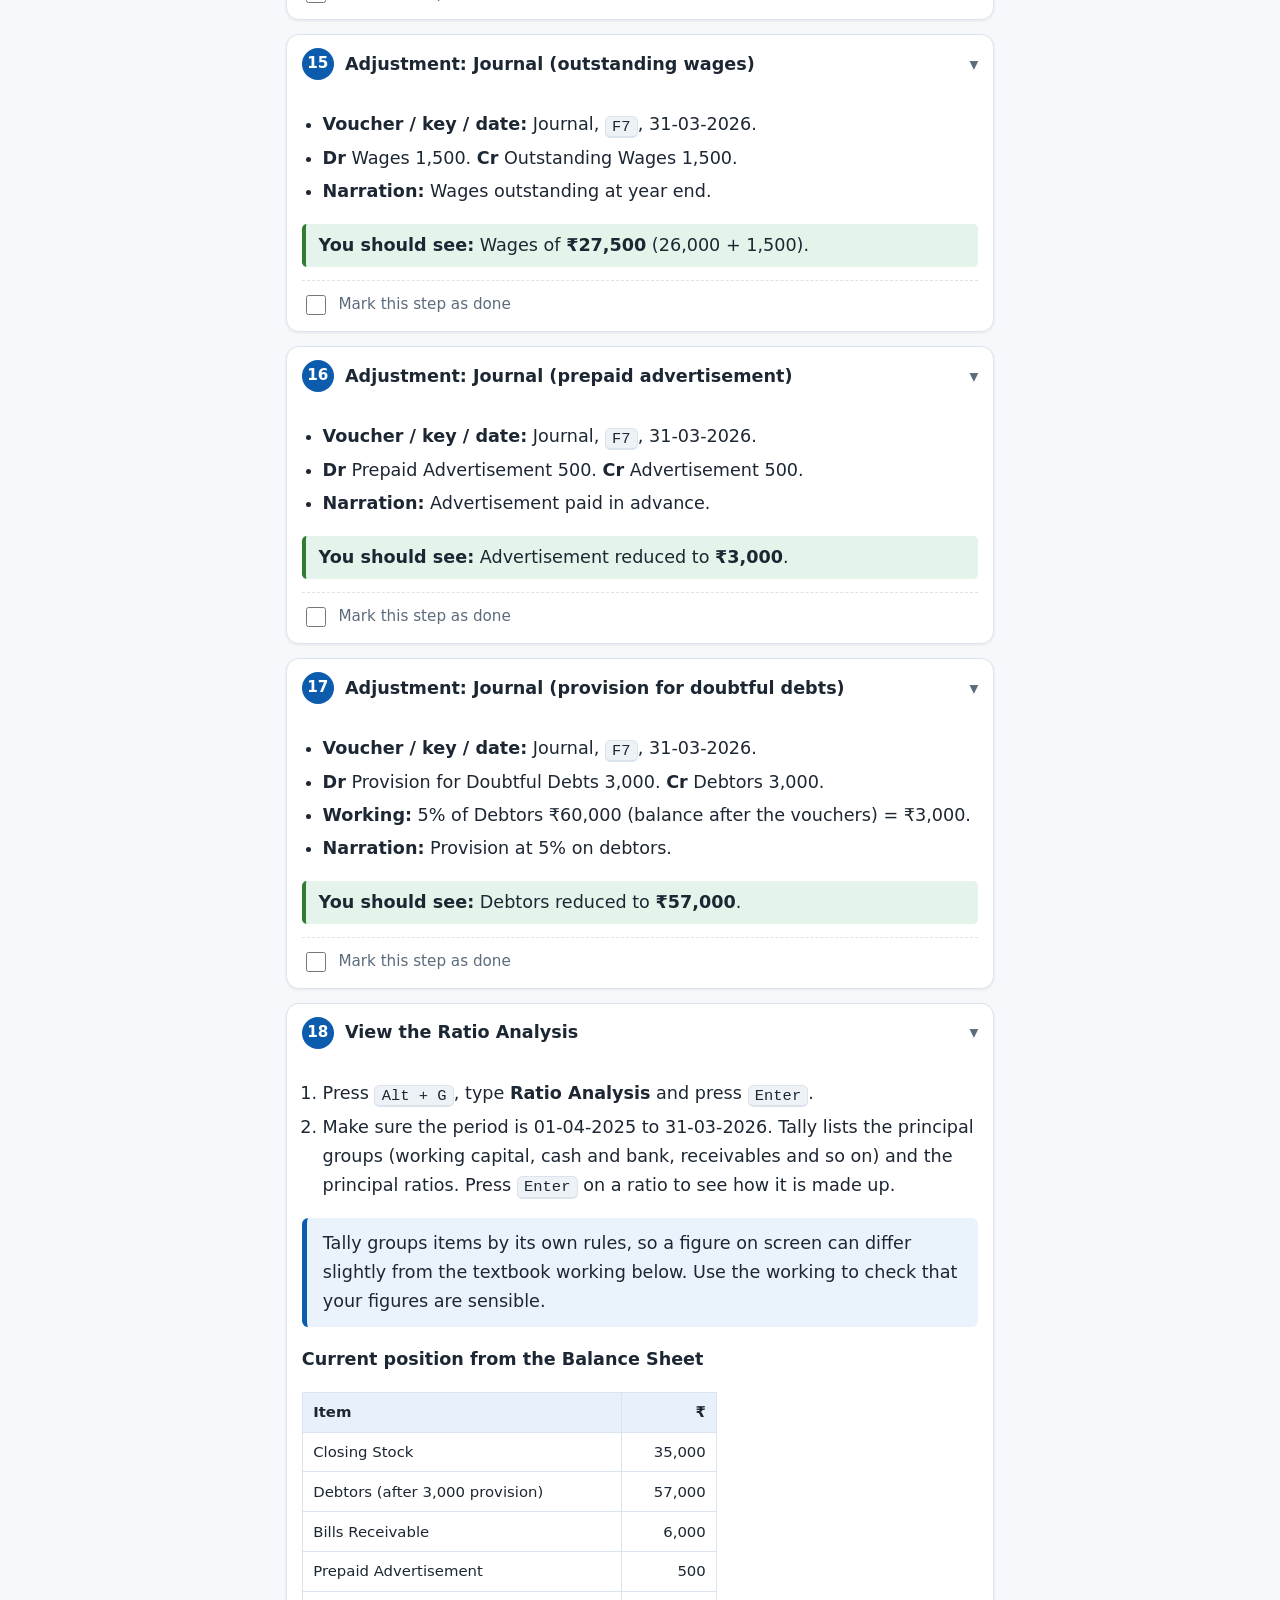
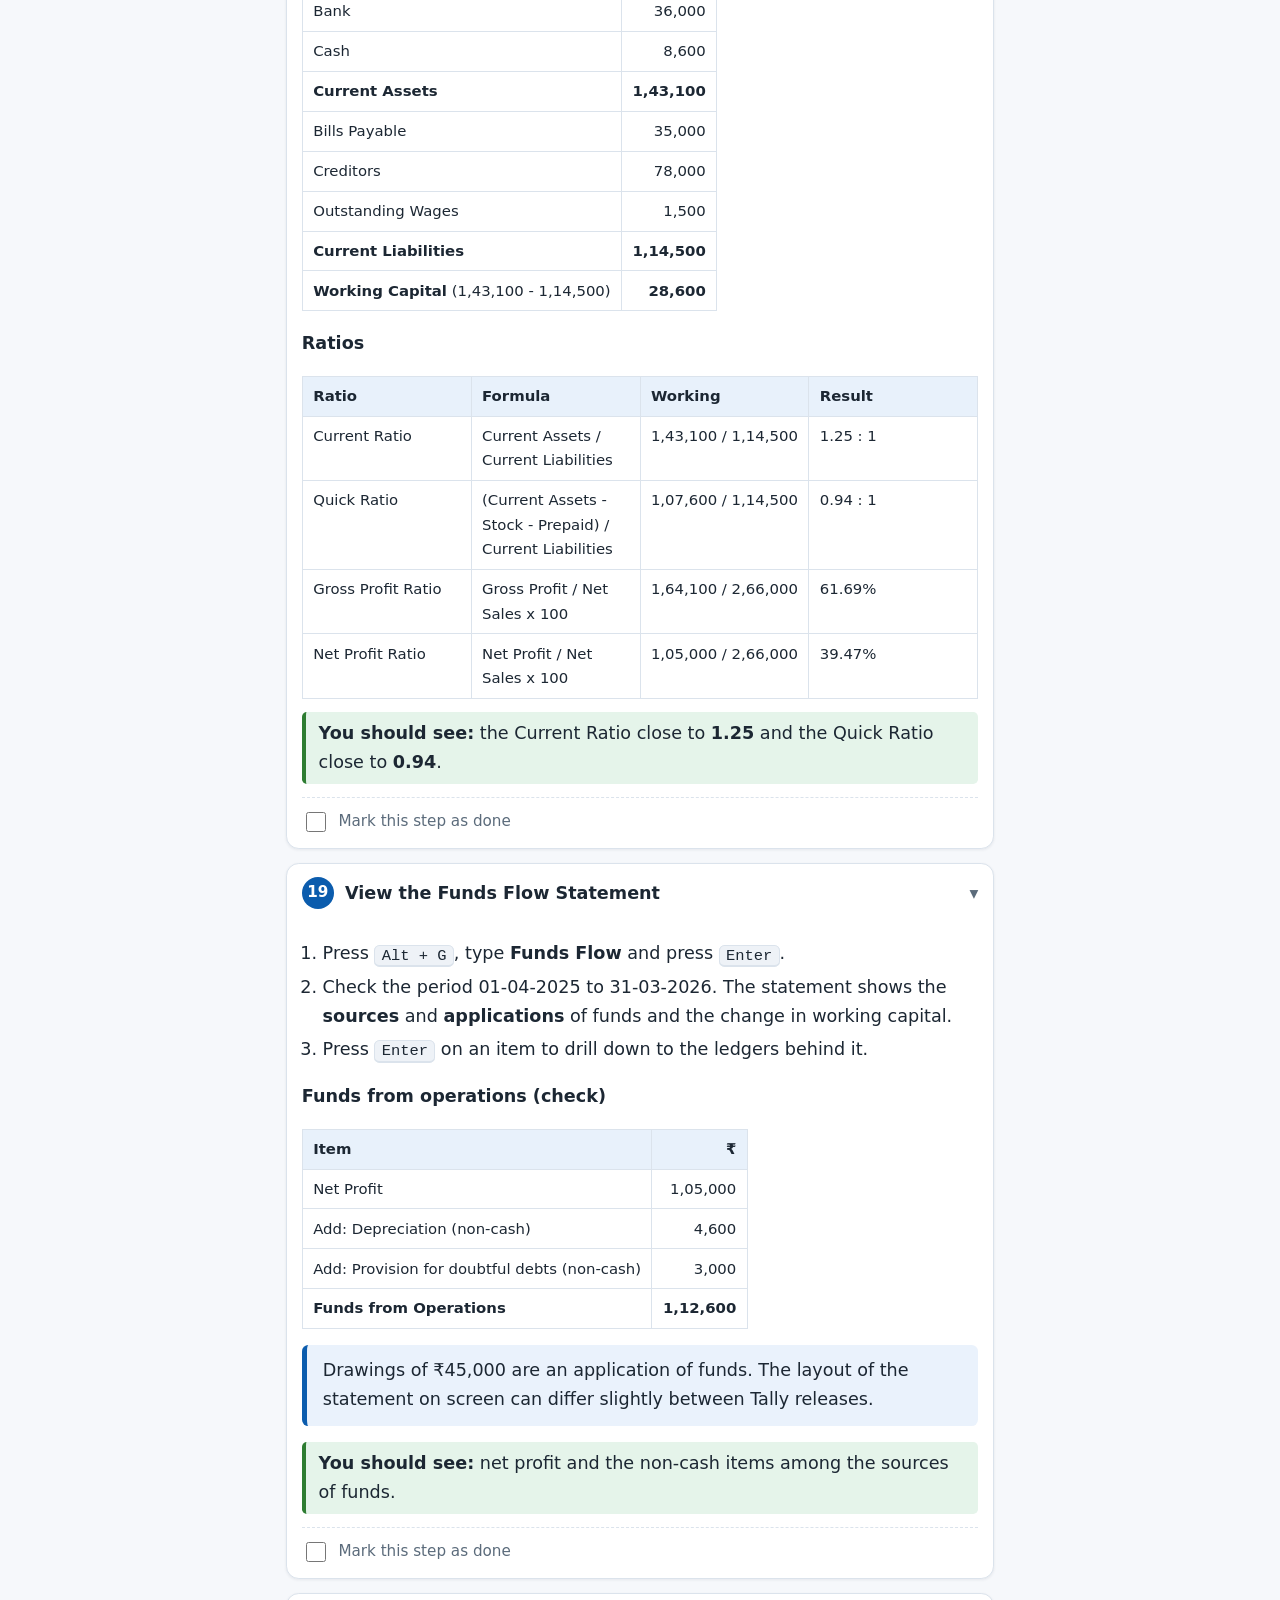
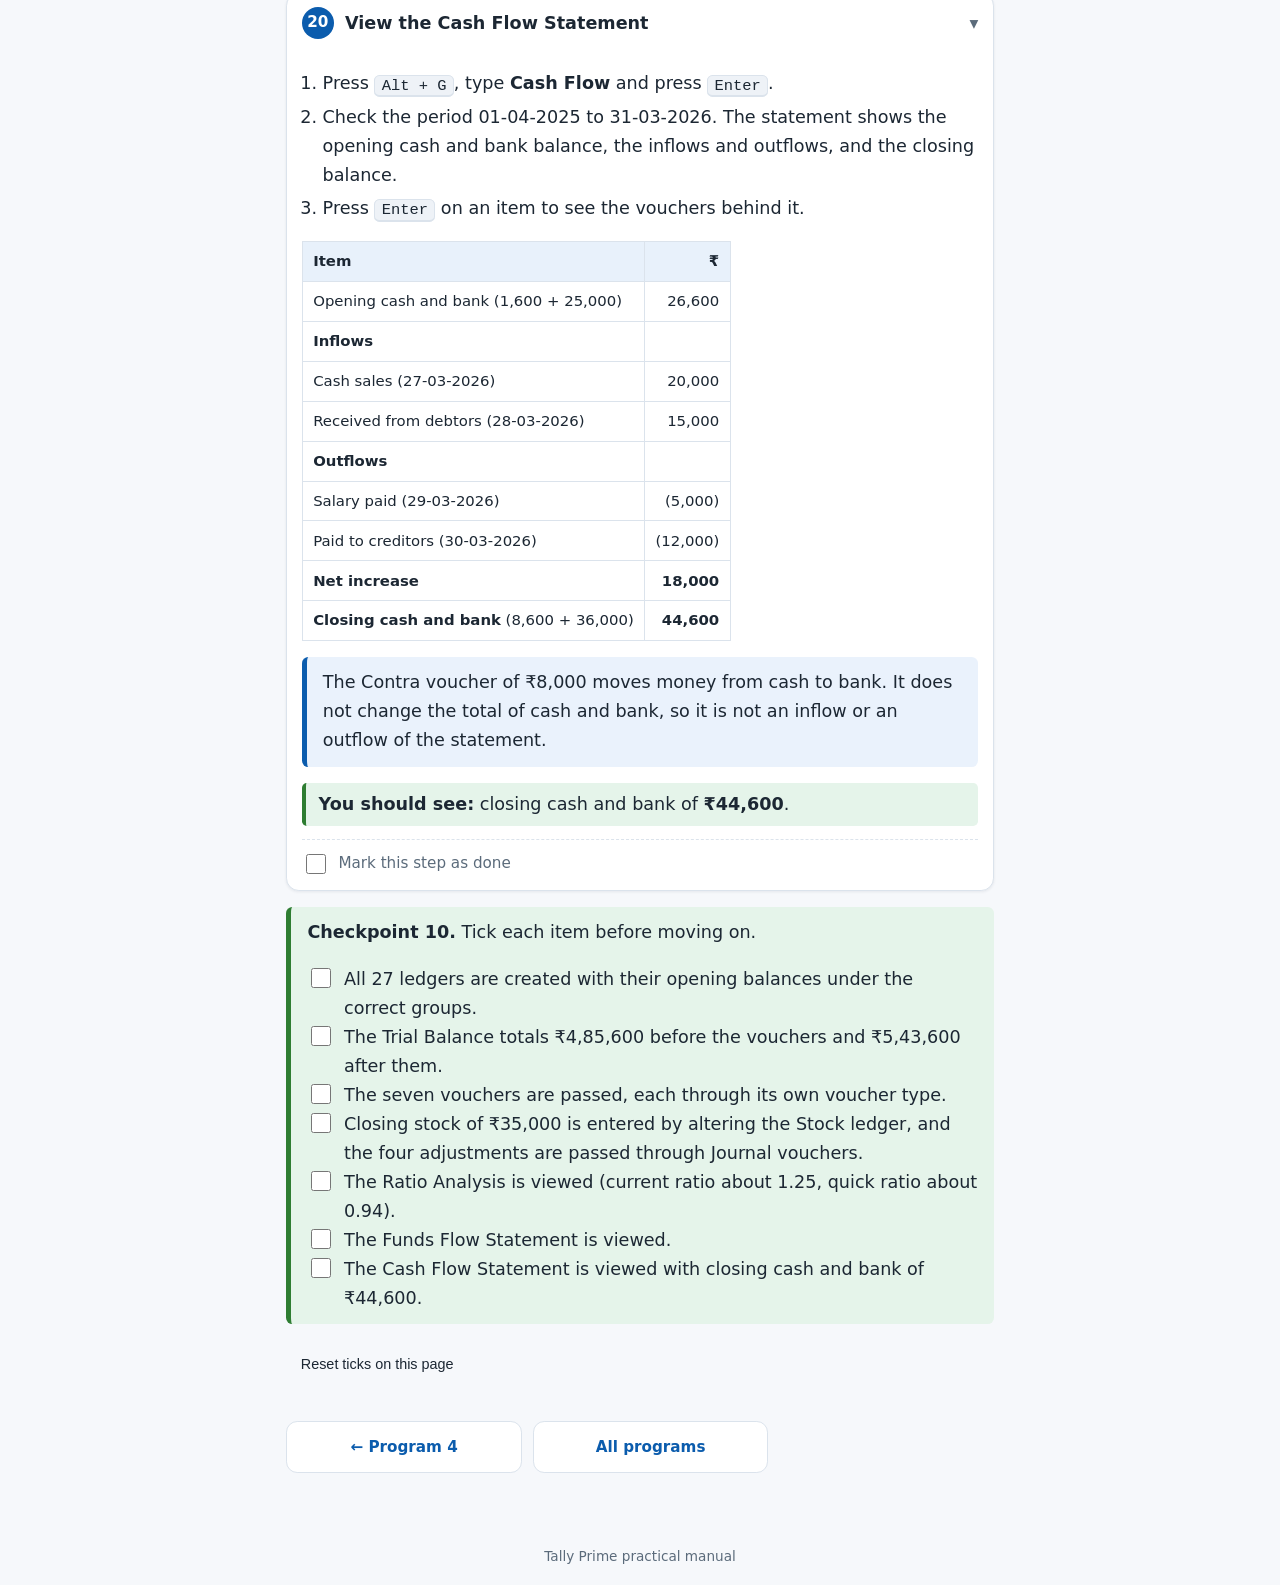
<file: program-10.html>
<!doctype html>
<html lang="en">
<head>
<meta charset="utf-8">
<meta name="viewport" content="width=device-width, initial-scale=1, viewport-fit=cover">
<meta name="color-scheme" content="light dark">
<title>Program 10: Preparation of Ratio Analysis | Tally Prime Lab</title>
<meta name="description" content="Opening balances, vouchers, closing stock and adjustments, then ratios, funds flow statement and cash flow statement.">
<link rel="stylesheet" href="style.css">
<script src="programs.js"></script>
<script src="script.js" defer></script>
</head>
<body data-program="10">
<main>
<h1>Program 10: Preparation of Ratio Analysis</h1>
<p class="lead">Opening balances, vouchers, closing stock and adjustments, then ratios, funds flow statement and cash flow statement.</p>
<div class="meta"><span class="chip">Tally Prime</span><span class="chip">Intermediate</span><span class="chip">About 90 min</span></div>
<noscript><p class="warning">Menu and progress ticks need JavaScript. <a href="index.html">Back to all programs</a>.</p></noscript>
<div class="objectives"><strong>After this program you will be able to:</strong><ol><li>Prepare the books with opening balances, vouchers, closing stock and adjustments.</li><li>View the Ratio Analysis and explain the current, quick, gross profit and net profit ratios.</li><li>View the Funds Flow Statement.</li><li>View the Cash Flow Statement and explain why a Contra entry does not appear in it.</li></ol></div><h2>Case study</h2><p>Mayura Traders closes its books on 31 March 2026 (financial year 2025-26). The Trial Balance, the transactions of the last week of March 2026 (not yet included in it) and the year-end adjustments are given below. Enter every balance of the Trial Balance as the opening balance of its ledger, pass the transactions, make the adjustments and analyse the position with ratios, the funds flow statement and the cash flow statement.</p><details class="case"><summary>Trial Balance as on 31-03-2026 (tap to open)</summary><table>
<thead>
<tr class="header">
<th>Name of the Account</th>
<th style="text-align: right;">Debit (₹)</th>
<th style="text-align: right;">Credit (₹)</th>
</tr>
</thead>
<tbody>
<tr class="odd">
<td>Drawings</td>
<td style="text-align: right;">45,000</td>
<td style="text-align: right;"></td>
</tr>
<tr class="even">
<td>Goodwill</td>
<td style="text-align: right;">90,000</td>
<td style="text-align: right;"></td>
</tr>
<tr class="odd">
<td>Buildings</td>
<td style="text-align: right;">60,000</td>
<td style="text-align: right;"></td>
</tr>
<tr class="even">
<td>Machinery</td>
<td style="text-align: right;">40,000</td>
<td style="text-align: right;"></td>
</tr>
<tr class="odd">
<td>Bills Receivable</td>
<td style="text-align: right;">6,000</td>
<td style="text-align: right;"></td>
</tr>
<tr class="even">
<td>Opening Stock</td>
<td style="text-align: right;">40,000</td>
<td style="text-align: right;"></td>
</tr>
<tr class="odd">
<td>Purchases</td>
<td style="text-align: right;">51,000</td>
<td style="text-align: right;"></td>
</tr>
<tr class="even">
<td>Wages</td>
<td style="text-align: right;">26,000</td>
<td style="text-align: right;"></td>
</tr>
<tr class="odd">
<td>Carriage Outward</td>
<td style="text-align: right;">500</td>
<td style="text-align: right;"></td>
</tr>
<tr class="even">
<td>Carriage Inward</td>
<td style="text-align: right;">1,000</td>
<td style="text-align: right;"></td>
</tr>
<tr class="odd">
<td>Salary</td>
<td style="text-align: right;">35,000</td>
<td style="text-align: right;"></td>
</tr>
<tr class="even">
<td>Rent</td>
<td style="text-align: right;">3,000</td>
<td style="text-align: right;"></td>
</tr>
<tr class="odd">
<td>Discount</td>
<td style="text-align: right;">1,100</td>
<td style="text-align: right;"></td>
</tr>
<tr class="even">
<td>Repairs</td>
<td style="text-align: right;">2,300</td>
<td style="text-align: right;"></td>
</tr>
<tr class="odd">
<td>Bank</td>
<td style="text-align: right;">25,000</td>
<td style="text-align: right;"></td>
</tr>
<tr class="even">
<td>Cash</td>
<td style="text-align: right;">1,600</td>
<td style="text-align: right;"></td>
</tr>
<tr class="odd">
<td>Debtors</td>
<td style="text-align: right;">45,000</td>
<td style="text-align: right;"></td>
</tr>
<tr class="even">
<td>Bad Debts</td>
<td style="text-align: right;">1,200</td>
<td style="text-align: right;"></td>
</tr>
<tr class="odd">
<td>Sales Return</td>
<td style="text-align: right;">2,000</td>
<td style="text-align: right;"></td>
</tr>
<tr class="even">
<td>Furniture</td>
<td style="text-align: right;">6,000</td>
<td style="text-align: right;"></td>
</tr>
<tr class="odd">
<td>Advertisement</td>
<td style="text-align: right;">3,500</td>
<td style="text-align: right;"></td>
</tr>
<tr class="even">
<td>General Expenses</td>
<td style="text-align: right;">400</td>
<td style="text-align: right;"></td>
</tr>
<tr class="odd">
<td>Capital</td>
<td style="text-align: right;"></td>
<td style="text-align: right;">1,60,000</td>
</tr>
<tr class="even">
<td>Bills Payable</td>
<td style="text-align: right;"></td>
<td style="text-align: right;">35,000</td>
</tr>
<tr class="odd">
<td>Creditors</td>
<td style="text-align: right;"></td>
<td style="text-align: right;">70,000</td>
</tr>
<tr class="even">
<td>Purchase Return</td>
<td style="text-align: right;"></td>
<td style="text-align: right;">2,600</td>
</tr>
<tr class="odd">
<td>Sales</td>
<td style="text-align: right;"></td>
<td style="text-align: right;">2,18,000</td>
</tr>
<tr class="even">
<td><strong>Total</strong></td>
<td style="text-align: right;"><strong>4,85,600</strong></td>
<td style="text-align: right;"><strong>4,85,600</strong></td>
</tr>
</tbody>
</table>
</details><details class="case"><summary>Transactions of 25 to 30 March 2026 (tap to open)</summary><table>
<colgroup>
<col style="width: 33%" />
<col style="width: 33%" />
<col style="width: 33%" />
</colgroup>
<thead>
<tr class="header">
<th>No.</th>
<th>Date</th>
<th>Transaction</th>
</tr>
</thead>
<tbody>
<tr class="odd">
<td>1</td>
<td>25-Mar-2026</td>
<td>Purchased goods on credit from a supplier (Creditors) ₹20,000.</td>
</tr>
<tr class="even">
<td>2</td>
<td>26-Mar-2026</td>
<td>Sold goods on credit to a customer (Debtors) ₹30,000.</td>
</tr>
<tr class="odd">
<td>3</td>
<td>27-Mar-2026</td>
<td>Cash sales ₹20,000.</td>
</tr>
<tr class="even">
<td>4</td>
<td>28-Mar-2026</td>
<td>Received ₹15,000 from debtors by cheque into the bank.</td>
</tr>
<tr class="odd">
<td>5</td>
<td>29-Mar-2026</td>
<td>Paid salary ₹5,000 in cash.</td>
</tr>
<tr class="even">
<td>6</td>
<td>30-Mar-2026</td>
<td>Paid creditors ₹12,000 through the bank.</td>
</tr>
<tr class="odd">
<td>7</td>
<td>30-Mar-2026</td>
<td>Deposited ₹8,000 cash into the bank.</td>
</tr>
</tbody>
</table>
</details><details class="case"><summary>Adjustments (tap to open)</summary><table>
<thead>
<tr class="header">
<th>No.</th>
<th>Adjustment</th>
</tr>
</thead>
<tbody>
<tr class="odd">
<td>1</td>
<td>Closing stock: ₹35,000</td>
</tr>
<tr class="even">
<td>2</td>
<td>Provide depreciation at 10% on Machinery and Furniture</td>
</tr>
<tr class="odd">
<td>3</td>
<td>Outstanding wages: ₹1,500</td>
</tr>
<tr class="even">
<td>4</td>
<td>Prepaid advertisement: ₹500</td>
</tr>
<tr class="odd">
<td>5</td>
<td>Create 5% provision for doubtful debts on debtors</td>
</tr>
</tbody>
</table>
</details><h2>Concepts in brief</h2><ul><li><strong>Ratio analysis</strong> compares figures of the final accounts to judge liquidity and profitability.</li><li><strong>Funds flow statement</strong> shows where funds came from and how they were used during the year.</li><li><strong>Cash flow statement</strong> shows the movement of cash and bank balances.</li><li><strong>Closing stock</strong> is shown on the credit side of the Trading Account and as an asset. It is entered, with the closing date, by altering the stock ledger.</li><li><strong>Depreciation</strong> reduces an asset and is charged to the Profit &amp; Loss Account.</li><li><strong>Outstanding expense</strong> is added to the expense and shown as a liability; <strong>prepaid expense</strong> is deducted from the expense and shown as an asset.</li><li><strong>Provision for doubtful debts</strong> is an estimated loss on debtors, charged to the Profit &amp; Loss Account and deducted from debtors.</li></ul><div class="warning"><strong>Rule.</strong> Every balance of the Trial Balance is entered as an opening balance. Each transaction is passed only through its own voucher type. Journal vouchers are used only for the adjustments, dated 31-03-2026. The closing stock is entered by altering the stock ledger, not by a voucher.</div><h2>Steps</h2><section class="step" id="p10-s1"><details open><summary data-title="Create a fresh company"><span class="num"><span>1</span></span><span>Create a fresh company</span></summary>
<div class="stepbody"><ol type="1">
<li>Press <code>Alt + K</code> -&gt; <strong>Create</strong> and create a new company. Use a new company so that data from other programs is not mixed with this exercise.</li>
</ol>
<table>
<thead>
<tr class="header">
<th>Field</th>
<th>Enter</th>
</tr>
</thead>
<tbody>
<tr class="odd">
<td><strong>Name</strong></td>
<td>Mayura Traders (Final Accounts 2)</td>
</tr>
<tr class="even">
<td><strong>Financial year beginning from</strong></td>
<td>01-04-2025</td>
</tr>
<tr class="odd">
<td><strong>Books beginning from</strong></td>
<td>01-04-2025</td>
</tr>
<tr class="even">
<td><strong>Maintain</strong></td>
<td>Accounts Only</td>
</tr>
<tr class="odd">
<td><strong>Base currency symbol</strong></td>
<td>₹</td>
</tr>
</tbody>
</table>
<ol start="2" type="1">
<li>Press <code>Ctrl + A</code> to accept. Refer to Program 1 for the other fields.</li>
<li>Press <code>F2</code> (<strong>Period</strong>) and set <strong>From</strong> 01-04-2025, <strong>To</strong> 31-03-2026 (financial year 2025-26).</li>
</ol>
<div class="see"><strong>You should see:</strong> <strong>Mayura Traders (Final Accounts 2)</strong> in the Gateway title bar.
</div><label class="done-row"><input type="checkbox" data-key="p10-s1" data-collapse> Mark this step as done</label></div></details></section><section class="step" id="p10-s2"><details open><summary data-title="Create the capital and liability ledgers"><span class="num"><span>2</span></span><span>Create the capital and liability ledgers</span></summary>
<div class="stepbody"><p>Every balance in the given Trial Balance is entered as an <strong>opening balance while creating the ledger</strong>. Use <code>Alt + G</code> -&gt; <strong>Create Master</strong> -&gt; <strong>Ledger</strong>. Type the <strong>Name</strong>, choose <strong>Under</strong>, enter the <strong>Opening Balance</strong>, choose <strong>Dr</strong> or <strong>Cr</strong>, and press <code>Ctrl + A</code>. Repeat for each row.</p>
<table>
<thead>
<tr class="header">
<th>Ledger</th>
<th>Under</th>
<th style="text-align: right;">Opening balance (₹)</th>
</tr>
</thead>
<tbody>
<tr class="odd">
<td>Capital</td>
<td>Capital Account</td>
<td style="text-align: right;">1,60,000 Cr</td>
</tr>
<tr class="even">
<td>Drawings</td>
<td>Capital Account</td>
<td style="text-align: right;">45,000 Dr</td>
</tr>
<tr class="odd">
<td>Bills Payable</td>
<td>Current Liabilities</td>
<td style="text-align: right;">35,000 Cr</td>
</tr>
<tr class="even">
<td>Creditors</td>
<td>Sundry Creditors</td>
<td style="text-align: right;">70,000 Cr</td>
</tr>
</tbody>
</table>
<div class="see"><strong>You should see:</strong> four ledgers created with their opening balances.
</div><label class="done-row"><input type="checkbox" data-key="p10-s2" data-collapse> Mark this step as done</label></div></details></section><section class="step" id="p10-s3"><details open><summary data-title="Create the asset ledgers"><span class="num"><span>3</span></span><span>Create the asset ledgers</span></summary>
<div class="stepbody"><p>Create these nine ledgers in the same way.</p>
<table>
<thead>
<tr class="header">
<th>Ledger</th>
<th>Under</th>
<th style="text-align: right;">Opening balance (₹)</th>
</tr>
</thead>
<tbody>
<tr class="odd">
<td>Goodwill</td>
<td>Fixed Assets</td>
<td style="text-align: right;">90,000 Dr</td>
</tr>
<tr class="even">
<td>Buildings</td>
<td>Fixed Assets</td>
<td style="text-align: right;">60,000 Dr</td>
</tr>
<tr class="odd">
<td>Machinery</td>
<td>Fixed Assets</td>
<td style="text-align: right;">40,000 Dr</td>
</tr>
<tr class="even">
<td>Furniture</td>
<td>Fixed Assets</td>
<td style="text-align: right;">6,000 Dr</td>
</tr>
<tr class="odd">
<td>Bills Receivable</td>
<td>Current Assets</td>
<td style="text-align: right;">6,000 Dr</td>
</tr>
<tr class="even">
<td>Stock</td>
<td>Stock-in-Hand</td>
<td style="text-align: right;">40,000 Dr</td>
</tr>
<tr class="odd">
<td>Debtors</td>
<td>Sundry Debtors</td>
<td style="text-align: right;">45,000 Dr</td>
</tr>
<tr class="even">
<td>Bank A/c</td>
<td>Bank Accounts</td>
<td style="text-align: right;">25,000 Dr</td>
</tr>
<tr class="odd">
<td>Cash</td>
<td>Cash-in-Hand</td>
<td style="text-align: right;">1,600 Dr</td>
</tr>
</tbody>
</table>
<div class="note">
<p><strong>Stock.</strong> Create the ledger <strong>Stock</strong> under the group <strong>Stock-in-Hand</strong> with an opening balance of ₹40,000. This is the opening stock. Its closing value is entered later by altering this ledger.</p>
</div>
<div class="see"><strong>You should see:</strong> nine asset ledgers with their opening balances.
</div><label class="done-row"><input type="checkbox" data-key="p10-s3" data-collapse> Mark this step as done</label></div></details></section><section class="step" id="p10-s4"><details open><summary data-title="Create the Trading Account ledgers"><span class="num"><span>4</span></span><span>Create the Trading Account ledgers</span></summary>
<div class="stepbody"><p>Create these six ledgers.</p>
<table>
<thead>
<tr class="header">
<th>Ledger</th>
<th>Under</th>
<th style="text-align: right;">Opening balance (₹)</th>
</tr>
</thead>
<tbody>
<tr class="odd">
<td>Purchases</td>
<td>Purchase Accounts</td>
<td style="text-align: right;">51,000 Dr</td>
</tr>
<tr class="even">
<td>Purchase Return</td>
<td>Purchase Accounts</td>
<td style="text-align: right;">2,600 Cr</td>
</tr>
<tr class="odd">
<td>Sales</td>
<td>Sales Accounts</td>
<td style="text-align: right;">2,18,000 Cr</td>
</tr>
<tr class="even">
<td>Sales Return</td>
<td>Sales Accounts</td>
<td style="text-align: right;">2,000 Dr</td>
</tr>
<tr class="odd">
<td>Wages</td>
<td>Direct Expenses</td>
<td style="text-align: right;">26,000 Dr</td>
</tr>
<tr class="even">
<td>Carriage Inward</td>
<td>Direct Expenses</td>
<td style="text-align: right;">1,000 Dr</td>
</tr>
</tbody>
</table>
<div class="see"><strong>You should see:</strong> six ledgers created.
</div><label class="done-row"><input type="checkbox" data-key="p10-s4" data-collapse> Mark this step as done</label></div></details></section><section class="step" id="p10-s5"><details open><summary data-title="Create the Profit &amp; Loss Account ledgers"><span class="num"><span>5</span></span><span>Create the Profit & Loss Account ledgers</span></summary>
<div class="stepbody"><p>Create these eight ledgers.</p>
<table>
<thead>
<tr class="header">
<th>Ledger</th>
<th>Under</th>
<th style="text-align: right;">Opening balance (₹)</th>
</tr>
</thead>
<tbody>
<tr class="odd">
<td>Carriage Outward</td>
<td>Indirect Expenses</td>
<td style="text-align: right;">500 Dr</td>
</tr>
<tr class="even">
<td>Salary</td>
<td>Indirect Expenses</td>
<td style="text-align: right;">35,000 Dr</td>
</tr>
<tr class="odd">
<td>Rent</td>
<td>Indirect Expenses</td>
<td style="text-align: right;">3,000 Dr</td>
</tr>
<tr class="even">
<td>Discount Allowed</td>
<td>Indirect Expenses</td>
<td style="text-align: right;">1,100 Dr</td>
</tr>
<tr class="odd">
<td>Repairs</td>
<td>Indirect Expenses</td>
<td style="text-align: right;">2,300 Dr</td>
</tr>
<tr class="even">
<td>Bad Debts</td>
<td>Indirect Expenses</td>
<td style="text-align: right;">1,200 Dr</td>
</tr>
<tr class="odd">
<td>Advertisement</td>
<td>Indirect Expenses</td>
<td style="text-align: right;">3,500 Dr</td>
</tr>
<tr class="even">
<td>General Expenses</td>
<td>Indirect Expenses</td>
<td style="text-align: right;">400 Dr</td>
</tr>
</tbody>
</table>
<div class="note">
<p>The Trial Balance shows this item as <em>Discount</em>. It is the discount allowed to customers, so name the ledger <strong>Discount Allowed</strong>.</p>
</div>
<div class="see"><strong>You should see:</strong> all 27 ledgers now exist (4 + 9 + 6 + 8).
</div><label class="done-row"><input type="checkbox" data-key="p10-s5" data-collapse> Mark this step as done</label></div></details></section><section class="step" id="p10-s6"><details open><summary data-title="Display the Trial Balance and verify"><span class="num"><span>6</span></span><span>Display the Trial Balance and verify</span></summary>
<div class="stepbody"><ol type="1">
<li>Press <code>Alt + G</code>, type <strong>Trial Balance</strong> and press <code>Enter</code>. Make sure the period is 01-04-2025 to 31-03-2026.</li>
<li>Compare each ledger with the table below. (Tally shows <em>Stock</em> as the opening stock of ₹40,000.)</li>
<li>Check that <strong>Difference in opening balances</strong> is nil.</li>
</ol>
<table>
<thead>
<tr class="header">
<th>Name of the Account</th>
<th style="text-align: right;">Debit (₹)</th>
<th style="text-align: right;">Credit (₹)</th>
</tr>
</thead>
<tbody>
<tr class="odd">
<td>Drawings</td>
<td style="text-align: right;">45,000</td>
<td style="text-align: right;"></td>
</tr>
<tr class="even">
<td>Goodwill</td>
<td style="text-align: right;">90,000</td>
<td style="text-align: right;"></td>
</tr>
<tr class="odd">
<td>Buildings</td>
<td style="text-align: right;">60,000</td>
<td style="text-align: right;"></td>
</tr>
<tr class="even">
<td>Machinery</td>
<td style="text-align: right;">40,000</td>
<td style="text-align: right;"></td>
</tr>
<tr class="odd">
<td>Bills Receivable</td>
<td style="text-align: right;">6,000</td>
<td style="text-align: right;"></td>
</tr>
<tr class="even">
<td>Opening Stock</td>
<td style="text-align: right;">40,000</td>
<td style="text-align: right;"></td>
</tr>
<tr class="odd">
<td>Purchases</td>
<td style="text-align: right;">51,000</td>
<td style="text-align: right;"></td>
</tr>
<tr class="even">
<td>Wages</td>
<td style="text-align: right;">26,000</td>
<td style="text-align: right;"></td>
</tr>
<tr class="odd">
<td>Carriage Outward</td>
<td style="text-align: right;">500</td>
<td style="text-align: right;"></td>
</tr>
<tr class="even">
<td>Carriage Inward</td>
<td style="text-align: right;">1,000</td>
<td style="text-align: right;"></td>
</tr>
<tr class="odd">
<td>Salary</td>
<td style="text-align: right;">35,000</td>
<td style="text-align: right;"></td>
</tr>
<tr class="even">
<td>Rent</td>
<td style="text-align: right;">3,000</td>
<td style="text-align: right;"></td>
</tr>
<tr class="odd">
<td>Discount</td>
<td style="text-align: right;">1,100</td>
<td style="text-align: right;"></td>
</tr>
<tr class="even">
<td>Repairs</td>
<td style="text-align: right;">2,300</td>
<td style="text-align: right;"></td>
</tr>
<tr class="odd">
<td>Bank</td>
<td style="text-align: right;">25,000</td>
<td style="text-align: right;"></td>
</tr>
<tr class="even">
<td>Cash</td>
<td style="text-align: right;">1,600</td>
<td style="text-align: right;"></td>
</tr>
<tr class="odd">
<td>Debtors</td>
<td style="text-align: right;">45,000</td>
<td style="text-align: right;"></td>
</tr>
<tr class="even">
<td>Bad Debts</td>
<td style="text-align: right;">1,200</td>
<td style="text-align: right;"></td>
</tr>
<tr class="odd">
<td>Sales Return</td>
<td style="text-align: right;">2,000</td>
<td style="text-align: right;"></td>
</tr>
<tr class="even">
<td>Furniture</td>
<td style="text-align: right;">6,000</td>
<td style="text-align: right;"></td>
</tr>
<tr class="odd">
<td>Advertisement</td>
<td style="text-align: right;">3,500</td>
<td style="text-align: right;"></td>
</tr>
<tr class="even">
<td>General Expenses</td>
<td style="text-align: right;">400</td>
<td style="text-align: right;"></td>
</tr>
<tr class="odd">
<td>Capital</td>
<td style="text-align: right;"></td>
<td style="text-align: right;">1,60,000</td>
</tr>
<tr class="even">
<td>Bills Payable</td>
<td style="text-align: right;"></td>
<td style="text-align: right;">35,000</td>
</tr>
<tr class="odd">
<td>Creditors</td>
<td style="text-align: right;"></td>
<td style="text-align: right;">70,000</td>
</tr>
<tr class="even">
<td>Purchase Return</td>
<td style="text-align: right;"></td>
<td style="text-align: right;">2,600</td>
</tr>
<tr class="odd">
<td>Sales</td>
<td style="text-align: right;"></td>
<td style="text-align: right;">2,18,000</td>
</tr>
<tr class="even">
<td><strong>Total</strong></td>
<td style="text-align: right;"><strong>4,85,600</strong></td>
<td style="text-align: right;"><strong>4,85,600</strong></td>
</tr>
</tbody>
</table>
<div class="see"><strong>You should see:</strong> the Trial Balance totals <strong>₹4,85,600</strong> on both sides.
</div><label class="done-row"><input type="checkbox" data-key="p10-s6" data-collapse> Mark this step as done</label></div></details></section><section class="step" id="p10-s7"><details open><summary data-title="Pass the Purchase and Sales vouchers"><span class="num"><span>7</span></span><span>Pass the Purchase and Sales vouchers</span></summary>
<div class="stepbody"><p><strong>Purchase voucher (transaction 1)</strong></p>
<ul>
<li>Press <code>F9</code>, date 25-03-2026. Use <strong>Accounting Invoice</strong> mode (<code>Ctrl + H</code>).</li>
<li><strong>Party A/c name:</strong> Creditors. <strong>Ledger:</strong> Purchases, <strong>20,000</strong>.</li>
<li><strong>Journal entry:</strong> Purchases Dr 20,000; To Creditors 20,000.</li>
</ul>
<p><strong>Sales voucher, credit sale (transaction 2)</strong></p>
<ul>
<li>Press <code>F8</code>, date 26-03-2026, <strong>Accounting Invoice</strong> mode.</li>
<li><strong>Party A/c name:</strong> Debtors. <strong>Ledger:</strong> Sales, <strong>30,000</strong>.</li>
<li><strong>Journal entry:</strong> Debtors Dr 30,000; To Sales 30,000.</li>
</ul>
<p><strong>Sales voucher, cash sale (transaction 3)</strong></p>
<ul>
<li>Press <code>F8</code>, date 27-03-2026.</li>
<li><strong>Party A/c name:</strong> Cash. <strong>Ledger:</strong> Sales, <strong>20,000</strong>.</li>
<li><strong>Journal entry:</strong> Cash Dr 20,000; To Sales 20,000.</li>
</ul>
<div class="see"><strong>You should see:</strong> a cash balance of <strong>₹21,600</strong> (1,600 + 20,000).
</div><label class="done-row"><input type="checkbox" data-key="p10-s7" data-collapse> Mark this step as done</label></div></details></section><section class="step" id="p10-s8"><details open><summary data-title="Pass the Receipt voucher"><span class="num"><span>8</span></span><span>Pass the Receipt voucher</span></summary>
<div class="stepbody"><ul>
<li><strong>Voucher / key / date:</strong> Receipt, <code>F6</code>, 28-03-2026.</li>
<li><strong>Account:</strong> Bank A/c. <strong>Particulars:</strong> Debtors, <strong>15,000</strong>.</li>
<li><strong>Narration:</strong> Cheque received from debtors.</li>
<li><strong>Journal entry:</strong> Bank A/c Dr 15,000; To Debtors 15,000.</li>
</ul>
<div class="see"><strong>You should see:</strong> a bank balance of <strong>₹40,000</strong> (25,000 + 15,000).
</div><label class="done-row"><input type="checkbox" data-key="p10-s8" data-collapse> Mark this step as done</label></div></details></section><section class="step" id="p10-s9"><details open><summary data-title="Pass the Payment vouchers"><span class="num"><span>9</span></span><span>Pass the Payment vouchers</span></summary>
<div class="stepbody"><p><strong>Payment voucher, salary in cash (transaction 5)</strong></p>
<ul>
<li>Press <code>F5</code>, date 29-03-2026. <strong>Account:</strong> Cash. <strong>Particulars:</strong> Salary, <strong>5,000</strong>.</li>
<li><strong>Journal entry:</strong> Salary Dr 5,000; To Cash 5,000.</li>
</ul>
<p><strong>Payment voucher, creditors by bank (transaction 6)</strong></p>
<ul>
<li>Press <code>F5</code>, date 30-03-2026. <strong>Account:</strong> Bank A/c. <strong>Particulars:</strong> Creditors, <strong>12,000</strong>.</li>
<li><strong>Journal entry:</strong> Creditors Dr 12,000; To Bank A/c 12,000.</li>
</ul>
<div class="see"><strong>You should see:</strong> a bank balance of <strong>₹28,000</strong> (40,000 - 12,000).
</div><label class="done-row"><input type="checkbox" data-key="p10-s9" data-collapse> Mark this step as done</label></div></details></section><section class="step" id="p10-s10"><details open><summary data-title="Pass the Contra voucher"><span class="num"><span>10</span></span><span>Pass the Contra voucher</span></summary>
<div class="stepbody"><ul>
<li><strong>Voucher / key / date:</strong> Contra, <code>F4</code>, 30-03-2026.</li>
<li><strong>Debit:</strong> Bank A/c 8,000. <strong>Credit:</strong> Cash 8,000.</li>
<li><strong>Narration:</strong> Cash deposited into the bank.</li>
</ul>
<div class="see"><strong>You should see:</strong> cash of <strong>₹8,600</strong> and bank of <strong>₹36,000</strong>.
</div><label class="done-row"><input type="checkbox" data-key="p10-s10" data-collapse> Mark this step as done</label></div></details></section><section class="step" id="p10-s11"><details open><summary data-title="Display the Trial Balance after the vouchers"><span class="num"><span>11</span></span><span>Display the Trial Balance after the vouchers</span></summary>
<div class="stepbody"><p>Open the <strong>Trial Balance</strong> again. Only the ledgers touched by the seven vouchers change.</p>
<table>
<thead>
<tr class="header">
<th>Name of the Account</th>
<th style="text-align: right;">Debit (₹)</th>
<th style="text-align: right;">Credit (₹)</th>
</tr>
</thead>
<tbody>
<tr class="odd">
<td>Drawings</td>
<td style="text-align: right;">45,000</td>
<td style="text-align: right;"></td>
</tr>
<tr class="even">
<td>Goodwill</td>
<td style="text-align: right;">90,000</td>
<td style="text-align: right;"></td>
</tr>
<tr class="odd">
<td>Buildings</td>
<td style="text-align: right;">60,000</td>
<td style="text-align: right;"></td>
</tr>
<tr class="even">
<td>Machinery</td>
<td style="text-align: right;">40,000</td>
<td style="text-align: right;"></td>
</tr>
<tr class="odd">
<td>Bills Receivable</td>
<td style="text-align: right;">6,000</td>
<td style="text-align: right;"></td>
</tr>
<tr class="even">
<td>Opening Stock</td>
<td style="text-align: right;">40,000</td>
<td style="text-align: right;"></td>
</tr>
<tr class="odd">
<td>Purchases</td>
<td style="text-align: right;">71,000</td>
<td style="text-align: right;"></td>
</tr>
<tr class="even">
<td>Wages</td>
<td style="text-align: right;">26,000</td>
<td style="text-align: right;"></td>
</tr>
<tr class="odd">
<td>Carriage Outward</td>
<td style="text-align: right;">500</td>
<td style="text-align: right;"></td>
</tr>
<tr class="even">
<td>Carriage Inward</td>
<td style="text-align: right;">1,000</td>
<td style="text-align: right;"></td>
</tr>
<tr class="odd">
<td>Salary</td>
<td style="text-align: right;">40,000</td>
<td style="text-align: right;"></td>
</tr>
<tr class="even">
<td>Rent</td>
<td style="text-align: right;">3,000</td>
<td style="text-align: right;"></td>
</tr>
<tr class="odd">
<td>Discount</td>
<td style="text-align: right;">1,100</td>
<td style="text-align: right;"></td>
</tr>
<tr class="even">
<td>Repairs</td>
<td style="text-align: right;">2,300</td>
<td style="text-align: right;"></td>
</tr>
<tr class="odd">
<td>Bank</td>
<td style="text-align: right;">36,000</td>
<td style="text-align: right;"></td>
</tr>
<tr class="even">
<td>Cash</td>
<td style="text-align: right;">8,600</td>
<td style="text-align: right;"></td>
</tr>
<tr class="odd">
<td>Debtors</td>
<td style="text-align: right;">60,000</td>
<td style="text-align: right;"></td>
</tr>
<tr class="even">
<td>Bad Debts</td>
<td style="text-align: right;">1,200</td>
<td style="text-align: right;"></td>
</tr>
<tr class="odd">
<td>Sales Return</td>
<td style="text-align: right;">2,000</td>
<td style="text-align: right;"></td>
</tr>
<tr class="even">
<td>Furniture</td>
<td style="text-align: right;">6,000</td>
<td style="text-align: right;"></td>
</tr>
<tr class="odd">
<td>Advertisement</td>
<td style="text-align: right;">3,500</td>
<td style="text-align: right;"></td>
</tr>
<tr class="even">
<td>General Expenses</td>
<td style="text-align: right;">400</td>
<td style="text-align: right;"></td>
</tr>
<tr class="odd">
<td>Capital</td>
<td style="text-align: right;"></td>
<td style="text-align: right;">1,60,000</td>
</tr>
<tr class="even">
<td>Bills Payable</td>
<td style="text-align: right;"></td>
<td style="text-align: right;">35,000</td>
</tr>
<tr class="odd">
<td>Creditors</td>
<td style="text-align: right;"></td>
<td style="text-align: right;">78,000</td>
</tr>
<tr class="even">
<td>Purchase Return</td>
<td style="text-align: right;"></td>
<td style="text-align: right;">2,600</td>
</tr>
<tr class="odd">
<td>Sales</td>
<td style="text-align: right;"></td>
<td style="text-align: right;">2,68,000</td>
</tr>
<tr class="even">
<td><strong>Total</strong></td>
<td style="text-align: right;"><strong>5,43,600</strong></td>
<td style="text-align: right;"><strong>5,43,600</strong></td>
</tr>
</tbody>
</table>
<div class="see"><strong>You should see:</strong> the Trial Balance totals <strong>₹5,43,600</strong> on both sides.
</div><label class="done-row"><input type="checkbox" data-key="p10-s11" data-collapse> Mark this step as done</label></div></details></section><section class="step" id="p10-s12"><details open><summary data-title="Closing stock: alter the Stock ledger"><span class="num"><span>12</span></span><span>Closing stock: alter the Stock ledger</span></summary>
<div class="stepbody"><ol type="1">
<li><code>Alt + G</code> -&gt; <strong>Chart of Accounts</strong> -&gt; <strong>Ledgers</strong>, select <strong>Stock</strong> (under Stock-in-Hand) and press <code>Enter</code> (Alter mode).</li>
<li>Enter the closing date <strong>31-03-2026</strong> and the closing stock value of <strong>35,000</strong>, then press <code>Ctrl + A</code>.</li>
</ol>
<div class="note">
<p>The opening stock of ₹40,000 stays as the opening balance of the ledger. The closing stock of ₹35,000 is shown on the credit side of the Trading Account and as an asset in the Balance Sheet. The label of the closing stock field can differ slightly between Tally releases.</p>
</div>
<div class="see"><strong>You should see:</strong> <em>Closing Stock</em> of <strong>₹35,000</strong> in the Trading Account.
</div><label class="done-row"><input type="checkbox" data-key="p10-s12" data-collapse> Mark this step as done</label></div></details></section><section class="step" id="p10-s13"><details open><summary data-title="Create the ledgers needed for the adjustments"><span class="num"><span>13</span></span><span>Create the ledgers needed for the adjustments</span></summary>
<div class="stepbody"><p><code>Alt + G</code> -&gt; <strong>Chart of Accounts</strong> -&gt; <strong>Ledgers</strong> -&gt; <code>Alt + H</code> -&gt; <strong>Multi Create</strong>.</p>
<table>
<thead>
<tr class="header">
<th>Under</th>
<th>Ledger names</th>
</tr>
</thead>
<tbody>
<tr class="odd">
<td>Indirect Expenses</td>
<td>Depreciation; Provision for Doubtful Debts</td>
</tr>
<tr class="even">
<td>Current Liabilities</td>
<td>Outstanding Wages</td>
</tr>
<tr class="odd">
<td>Current Assets</td>
<td>Prepaid Advertisement</td>
</tr>
</tbody>
</table>
<p>Press <code>Ctrl + A</code> to accept.</p>
<div class="see"><strong>You should see:</strong> four new ledgers under their groups.
</div><label class="done-row"><input type="checkbox" data-key="p10-s13" data-collapse> Mark this step as done</label></div></details></section><section class="step" id="p10-s14"><details open><summary data-title="Adjustment: Journal (depreciation at 10%)"><span class="num"><span>14</span></span><span>Adjustment: Journal (depreciation at 10%)</span></summary>
<div class="stepbody"><ul>
<li><strong>Voucher / key / date:</strong> Journal, <code>F7</code>, 31-03-2026.</li>
</ul>
<table>
<thead>
<tr class="header">
<th>Dr / Cr</th>
<th>Ledger</th>
<th style="text-align: right;">Amount (₹)</th>
<th>Working</th>
</tr>
</thead>
<tbody>
<tr class="odd">
<td>Dr</td>
<td>Depreciation</td>
<td style="text-align: right;">4,600</td>
<td>4,000 + 600</td>
</tr>
<tr class="even">
<td>Cr</td>
<td>Machinery</td>
<td style="text-align: right;">4,000</td>
<td>40,000 x 10%</td>
</tr>
<tr class="odd">
<td>Cr</td>
<td>Furniture</td>
<td style="text-align: right;">600</td>
<td>6,000 x 10%</td>
</tr>
</tbody>
</table>
<ul>
<li><strong>Narration:</strong> Depreciation at 10% on machinery and furniture.</li>
</ul>
<div class="see"><strong>You should see:</strong> Machinery at <strong>₹36,000</strong> and Furniture at <strong>₹5,400</strong>.
</div><label class="done-row"><input type="checkbox" data-key="p10-s14" data-collapse> Mark this step as done</label></div></details></section><section class="step" id="p10-s15"><details open><summary data-title="Adjustment: Journal (outstanding wages)"><span class="num"><span>15</span></span><span>Adjustment: Journal (outstanding wages)</span></summary>
<div class="stepbody"><ul>
<li><strong>Voucher / key / date:</strong> Journal, <code>F7</code>, 31-03-2026.</li>
<li><strong>Dr</strong> Wages 1,500. <strong>Cr</strong> Outstanding Wages 1,500.</li>
<li><strong>Narration:</strong> Wages outstanding at year end.</li>
</ul>
<div class="see"><strong>You should see:</strong> Wages of <strong>₹27,500</strong> (26,000 + 1,500).
</div><label class="done-row"><input type="checkbox" data-key="p10-s15" data-collapse> Mark this step as done</label></div></details></section><section class="step" id="p10-s16"><details open><summary data-title="Adjustment: Journal (prepaid advertisement)"><span class="num"><span>16</span></span><span>Adjustment: Journal (prepaid advertisement)</span></summary>
<div class="stepbody"><ul>
<li><strong>Voucher / key / date:</strong> Journal, <code>F7</code>, 31-03-2026.</li>
<li><strong>Dr</strong> Prepaid Advertisement 500. <strong>Cr</strong> Advertisement 500.</li>
<li><strong>Narration:</strong> Advertisement paid in advance.</li>
</ul>
<div class="see"><strong>You should see:</strong> Advertisement reduced to <strong>₹3,000</strong>.
</div><label class="done-row"><input type="checkbox" data-key="p10-s16" data-collapse> Mark this step as done</label></div></details></section><section class="step" id="p10-s17"><details open><summary data-title="Adjustment: Journal (provision for doubtful debts)"><span class="num"><span>17</span></span><span>Adjustment: Journal (provision for doubtful debts)</span></summary>
<div class="stepbody"><ul>
<li><strong>Voucher / key / date:</strong> Journal, <code>F7</code>, 31-03-2026.</li>
<li><strong>Dr</strong> Provision for Doubtful Debts 3,000. <strong>Cr</strong> Debtors 3,000.</li>
<li><strong>Working:</strong> 5% of Debtors ₹60,000 (balance after the vouchers) = ₹3,000.</li>
<li><strong>Narration:</strong> Provision at 5% on debtors.</li>
</ul>
<div class="see"><strong>You should see:</strong> Debtors reduced to <strong>₹57,000</strong>.
</div><label class="done-row"><input type="checkbox" data-key="p10-s17" data-collapse> Mark this step as done</label></div></details></section><section class="step" id="p10-s18"><details open><summary data-title="View the Ratio Analysis"><span class="num"><span>18</span></span><span>View the Ratio Analysis</span></summary>
<div class="stepbody"><ol type="1">
<li>Press <code>Alt + G</code>, type <strong>Ratio Analysis</strong> and press <code>Enter</code>.</li>
<li>Make sure the period is 01-04-2025 to 31-03-2026. Tally lists the principal groups (working capital, cash and bank, receivables and so on) and the principal ratios. Press <code>Enter</code> on a ratio to see how it is made up.</li>
</ol>
<div class="note">
<p>Tally groups items by its own rules, so a figure on screen can differ slightly from the textbook working below. Use the working to check that your figures are sensible.</p>
</div>
<p><strong>Current position from the Balance Sheet</strong></p>
<table>
<thead>
<tr class="header">
<th>Item</th>
<th style="text-align: right;">₹</th>
</tr>
</thead>
<tbody>
<tr class="odd">
<td>Closing Stock</td>
<td style="text-align: right;">35,000</td>
</tr>
<tr class="even">
<td>Debtors (after 3,000 provision)</td>
<td style="text-align: right;">57,000</td>
</tr>
<tr class="odd">
<td>Bills Receivable</td>
<td style="text-align: right;">6,000</td>
</tr>
<tr class="even">
<td>Prepaid Advertisement</td>
<td style="text-align: right;">500</td>
</tr>
<tr class="odd">
<td>Bank</td>
<td style="text-align: right;">36,000</td>
</tr>
<tr class="even">
<td>Cash</td>
<td style="text-align: right;">8,600</td>
</tr>
<tr class="odd">
<td><strong>Current Assets</strong></td>
<td style="text-align: right;"><strong>1,43,100</strong></td>
</tr>
<tr class="even">
<td>Bills Payable</td>
<td style="text-align: right;">35,000</td>
</tr>
<tr class="odd">
<td>Creditors</td>
<td style="text-align: right;">78,000</td>
</tr>
<tr class="even">
<td>Outstanding Wages</td>
<td style="text-align: right;">1,500</td>
</tr>
<tr class="odd">
<td><strong>Current Liabilities</strong></td>
<td style="text-align: right;"><strong>1,14,500</strong></td>
</tr>
<tr class="even">
<td><strong>Working Capital</strong> (1,43,100 - 1,14,500)</td>
<td style="text-align: right;"><strong>28,600</strong></td>
</tr>
</tbody>
</table>
<p><strong>Ratios</strong></p>
<table>
<colgroup>
<col style="width: 25%" />
<col style="width: 25%" />
<col style="width: 25%" />
<col style="width: 25%" />
</colgroup>
<thead>
<tr class="header">
<th>Ratio</th>
<th>Formula</th>
<th>Working</th>
<th>Result</th>
</tr>
</thead>
<tbody>
<tr class="odd">
<td>Current Ratio</td>
<td>Current Assets / Current Liabilities</td>
<td>1,43,100 / 1,14,500</td>
<td>1.25 : 1</td>
</tr>
<tr class="even">
<td>Quick Ratio</td>
<td>(Current Assets - Stock - Prepaid) / Current Liabilities</td>
<td>1,07,600 / 1,14,500</td>
<td>0.94 : 1</td>
</tr>
<tr class="odd">
<td>Gross Profit Ratio</td>
<td>Gross Profit / Net Sales x 100</td>
<td>1,64,100 / 2,66,000</td>
<td>61.69%</td>
</tr>
<tr class="even">
<td>Net Profit Ratio</td>
<td>Net Profit / Net Sales x 100</td>
<td>1,05,000 / 2,66,000</td>
<td>39.47%</td>
</tr>
</tbody>
</table>
<div class="see"><strong>You should see:</strong> the Current Ratio close to <strong>1.25</strong> and the Quick Ratio close to <strong>0.94</strong>.
</div><label class="done-row"><input type="checkbox" data-key="p10-s18" data-collapse> Mark this step as done</label></div></details></section><section class="step" id="p10-s19"><details open><summary data-title="View the Funds Flow Statement"><span class="num"><span>19</span></span><span>View the Funds Flow Statement</span></summary>
<div class="stepbody"><ol type="1">
<li>Press <code>Alt + G</code>, type <strong>Funds Flow</strong> and press <code>Enter</code>.</li>
<li>Check the period 01-04-2025 to 31-03-2026. The statement shows the <strong>sources</strong> and <strong>applications</strong> of funds and the change in working capital.</li>
<li>Press <code>Enter</code> on an item to drill down to the ledgers behind it.</li>
</ol>
<p><strong>Funds from operations (check)</strong></p>
<table>
<thead>
<tr class="header">
<th>Item</th>
<th style="text-align: right;">₹</th>
</tr>
</thead>
<tbody>
<tr class="odd">
<td>Net Profit</td>
<td style="text-align: right;">1,05,000</td>
</tr>
<tr class="even">
<td>Add: Depreciation (non-cash)</td>
<td style="text-align: right;">4,600</td>
</tr>
<tr class="odd">
<td>Add: Provision for doubtful debts (non-cash)</td>
<td style="text-align: right;">3,000</td>
</tr>
<tr class="even">
<td><strong>Funds from Operations</strong></td>
<td style="text-align: right;"><strong>1,12,600</strong></td>
</tr>
</tbody>
</table>
<div class="note">
<p>Drawings of ₹45,000 are an application of funds. The layout of the statement on screen can differ slightly between Tally releases.</p>
</div>
<div class="see"><strong>You should see:</strong> net profit and the non-cash items among the sources of funds.
</div><label class="done-row"><input type="checkbox" data-key="p10-s19" data-collapse> Mark this step as done</label></div></details></section><section class="step" id="p10-s20"><details open><summary data-title="View the Cash Flow Statement"><span class="num"><span>20</span></span><span>View the Cash Flow Statement</span></summary>
<div class="stepbody"><ol type="1">
<li>Press <code>Alt + G</code>, type <strong>Cash Flow</strong> and press <code>Enter</code>.</li>
<li>Check the period 01-04-2025 to 31-03-2026. The statement shows the opening cash and bank balance, the inflows and outflows, and the closing balance.</li>
<li>Press <code>Enter</code> on an item to see the vouchers behind it.</li>
</ol>
<table>
<thead>
<tr class="header">
<th>Item</th>
<th style="text-align: right;">₹</th>
</tr>
</thead>
<tbody>
<tr class="odd">
<td>Opening cash and bank (1,600 + 25,000)</td>
<td style="text-align: right;">26,600</td>
</tr>
<tr class="even">
<td><strong>Inflows</strong></td>
<td style="text-align: right;"></td>
</tr>
<tr class="odd">
<td>Cash sales (27-03-2026)</td>
<td style="text-align: right;">20,000</td>
</tr>
<tr class="even">
<td>Received from debtors (28-03-2026)</td>
<td style="text-align: right;">15,000</td>
</tr>
<tr class="odd">
<td><strong>Outflows</strong></td>
<td style="text-align: right;"></td>
</tr>
<tr class="even">
<td>Salary paid (29-03-2026)</td>
<td style="text-align: right;">(5,000)</td>
</tr>
<tr class="odd">
<td>Paid to creditors (30-03-2026)</td>
<td style="text-align: right;">(12,000)</td>
</tr>
<tr class="even">
<td><strong>Net increase</strong></td>
<td style="text-align: right;"><strong>18,000</strong></td>
</tr>
<tr class="odd">
<td><strong>Closing cash and bank</strong> (8,600 + 36,000)</td>
<td style="text-align: right;"><strong>44,600</strong></td>
</tr>
</tbody>
</table>
<div class="note">
<p>The Contra voucher of ₹8,000 moves money from cash to bank. It does not change the total of cash and bank, so it is not an inflow or an outflow of the statement.</p>
</div>
<div class="see"><strong>You should see:</strong> closing cash and bank of <strong>₹44,600</strong>.
</div><label class="done-row"><input type="checkbox" data-key="p10-s20" data-collapse> Mark this step as done</label></div></details></section><div class="checkpoint"><strong>Checkpoint 10.</strong> Tick each item before moving on.<ul class="checklist"><li><input type="checkbox" data-key="p10-c-0" id="p10-c-0"><label for="p10-c-0">All 27 ledgers are created with their opening balances under the correct groups.
</label></li><li><input type="checkbox" data-key="p10-c-1" id="p10-c-1"><label for="p10-c-1">The Trial Balance totals ₹4,85,600 before the vouchers and ₹5,43,600 after them.
</label></li><li><input type="checkbox" data-key="p10-c-2" id="p10-c-2"><label for="p10-c-2">The seven vouchers are passed, each through its own voucher type.
</label></li><li><input type="checkbox" data-key="p10-c-3" id="p10-c-3"><label for="p10-c-3">Closing stock of ₹35,000 is entered by altering the Stock ledger, and the four adjustments are passed through Journal vouchers.
</label></li><li><input type="checkbox" data-key="p10-c-4" id="p10-c-4"><label for="p10-c-4">The Ratio Analysis is viewed (current ratio about 1.25, quick ratio about 0.94).
</label></li><li><input type="checkbox" data-key="p10-c-5" id="p10-c-5"><label for="p10-c-5">The Funds Flow Statement is viewed.
</label></li><li><input type="checkbox" data-key="p10-c-6" id="p10-c-6"><label for="p10-c-6">The Cash Flow Statement is viewed with closing cash and bank of ₹44,600.
</label></li></ul></div>
<p><button class="iconbtn" id="resetProgress" style="width:auto;font-size:.9rem;padding:0 .9rem">Reset ticks on this page</button></p>
<nav class="pager" id="pager" aria-label="Previous and next program"></nav>
</main>
<footer>Tally Prime practical manual</footer>
</body>
</html>
</file>
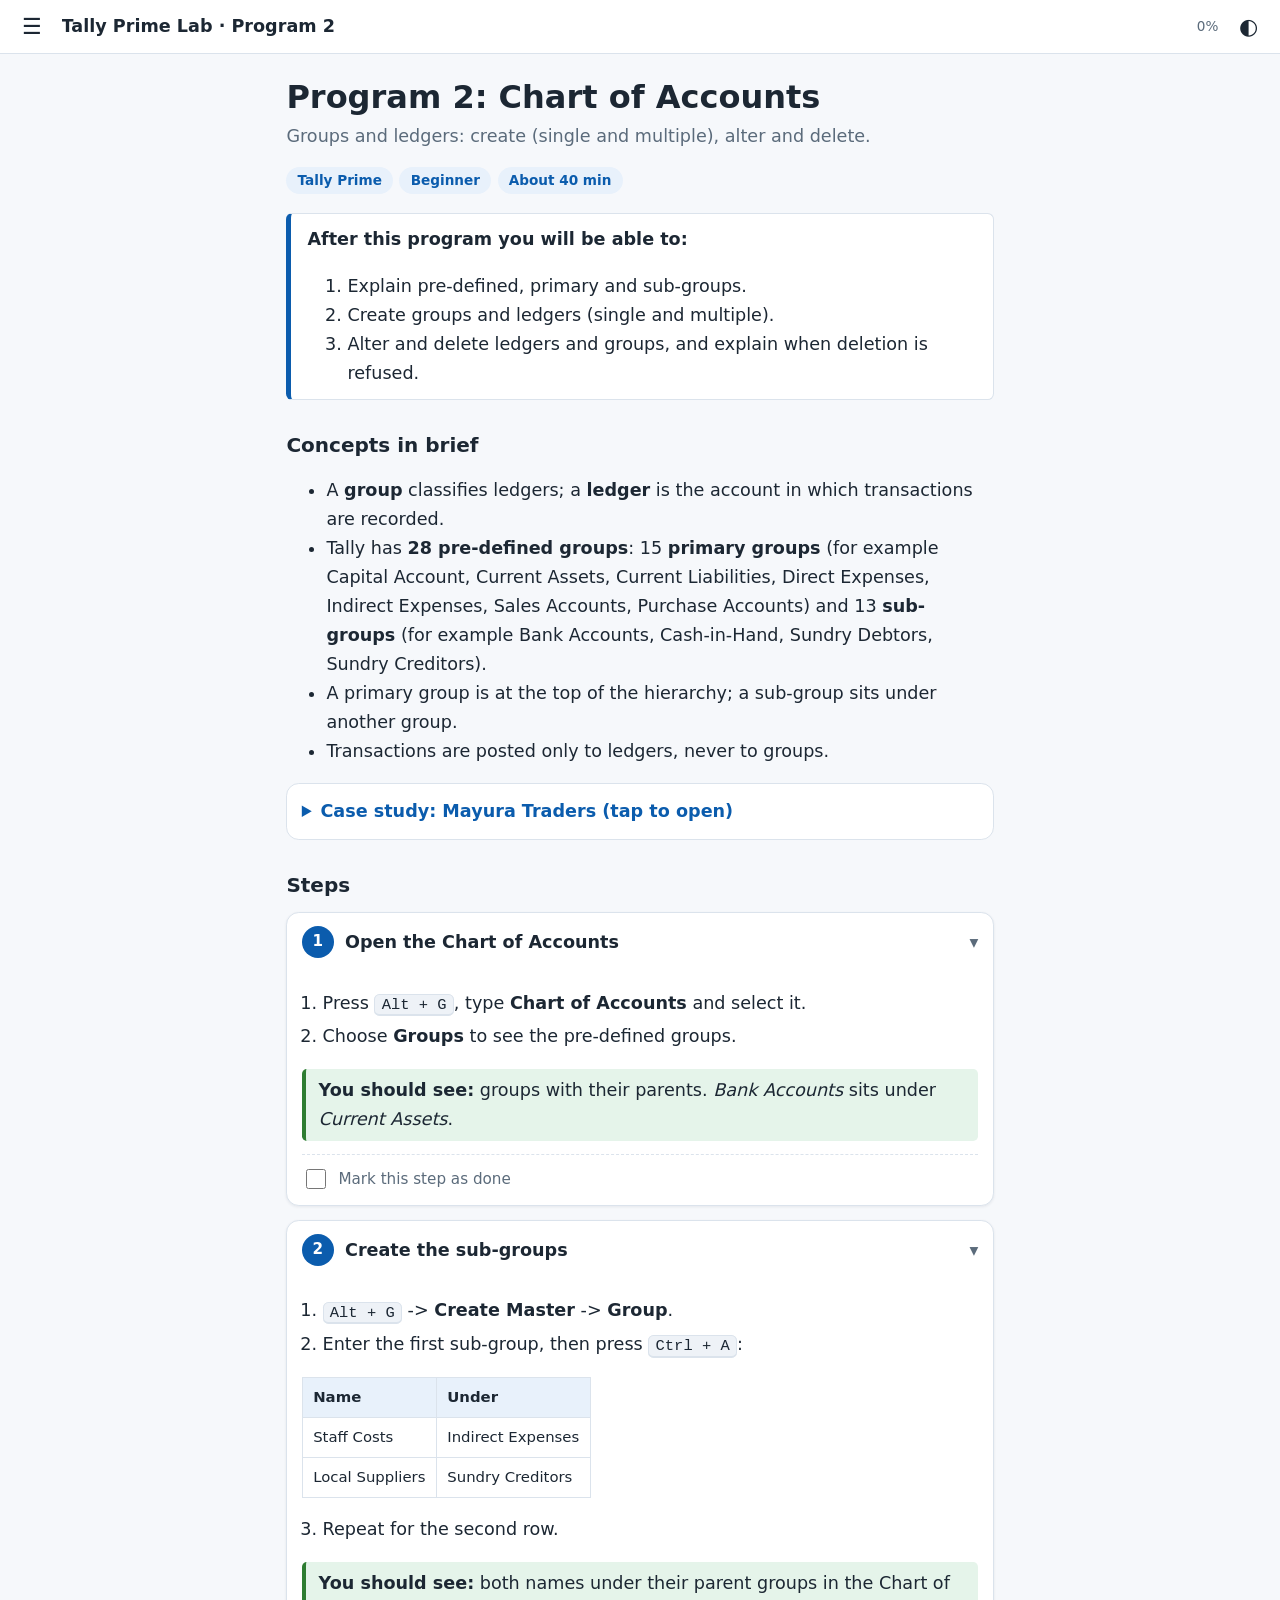
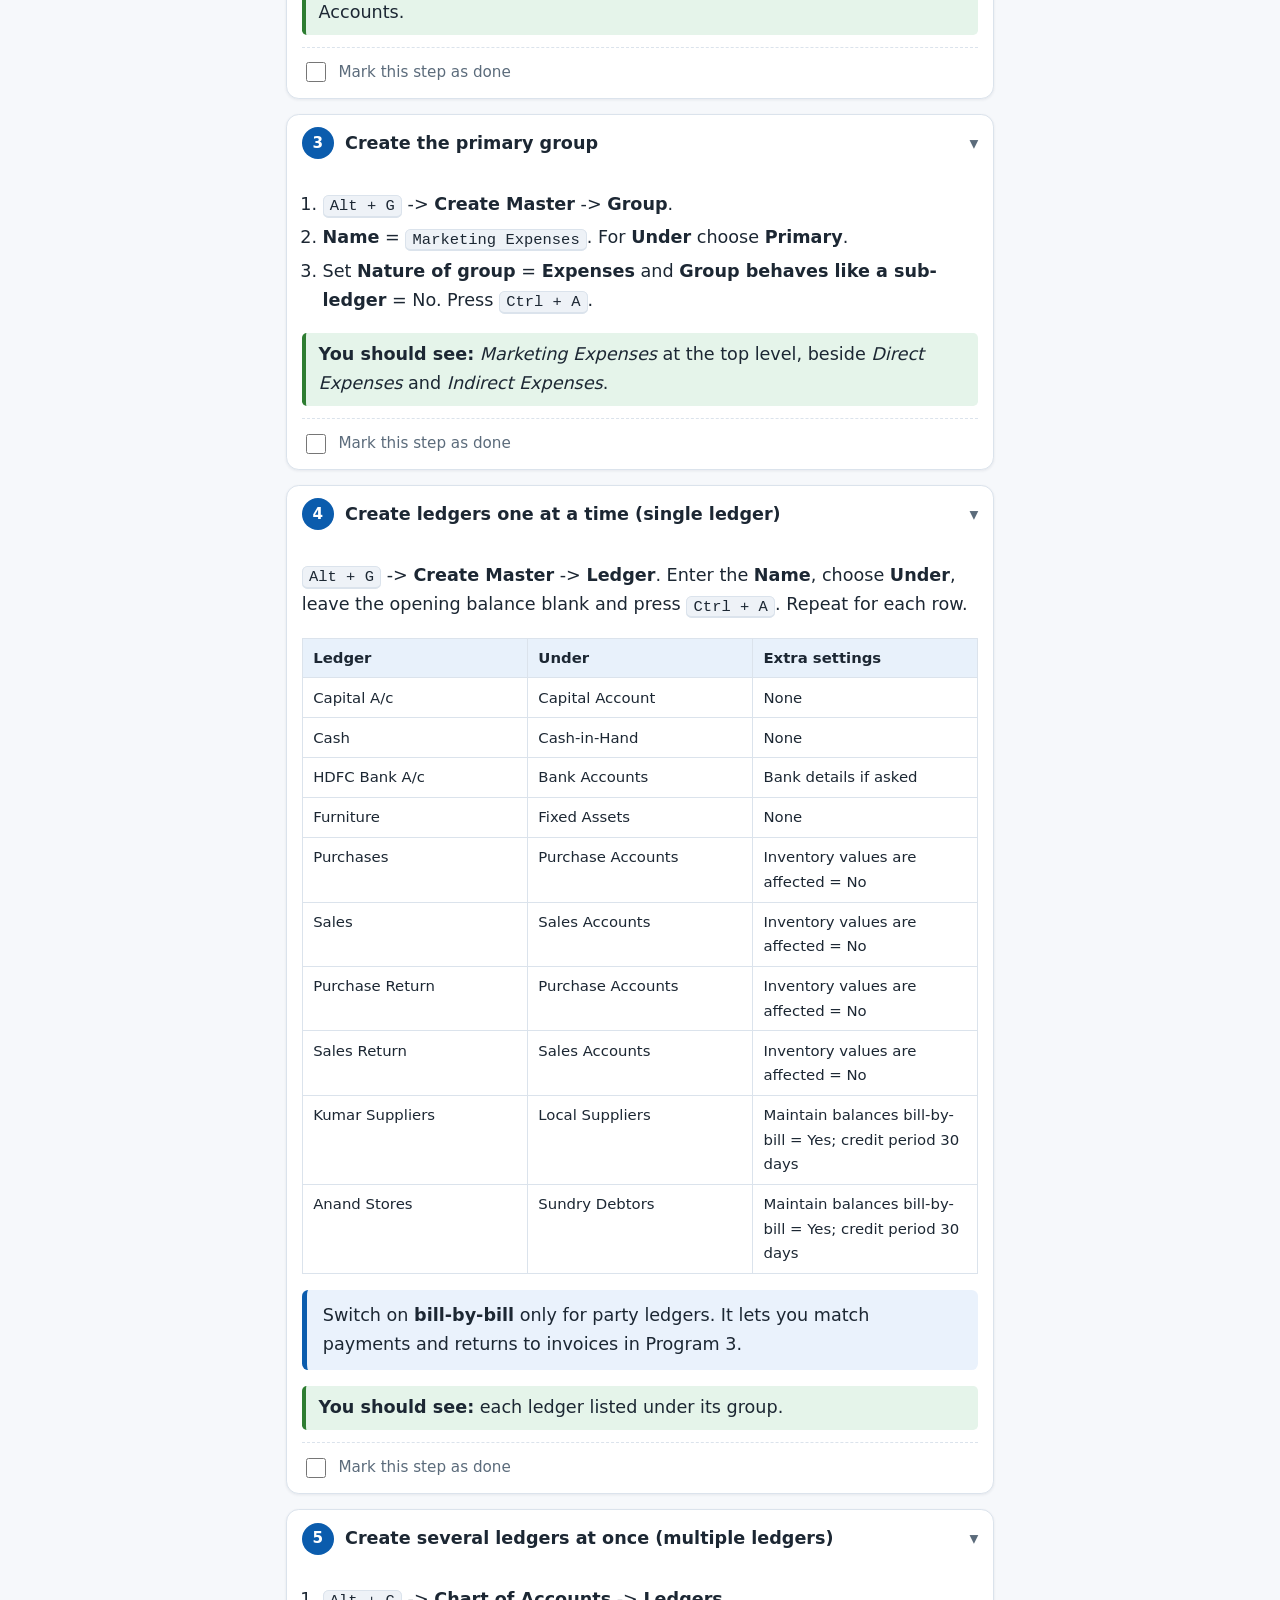
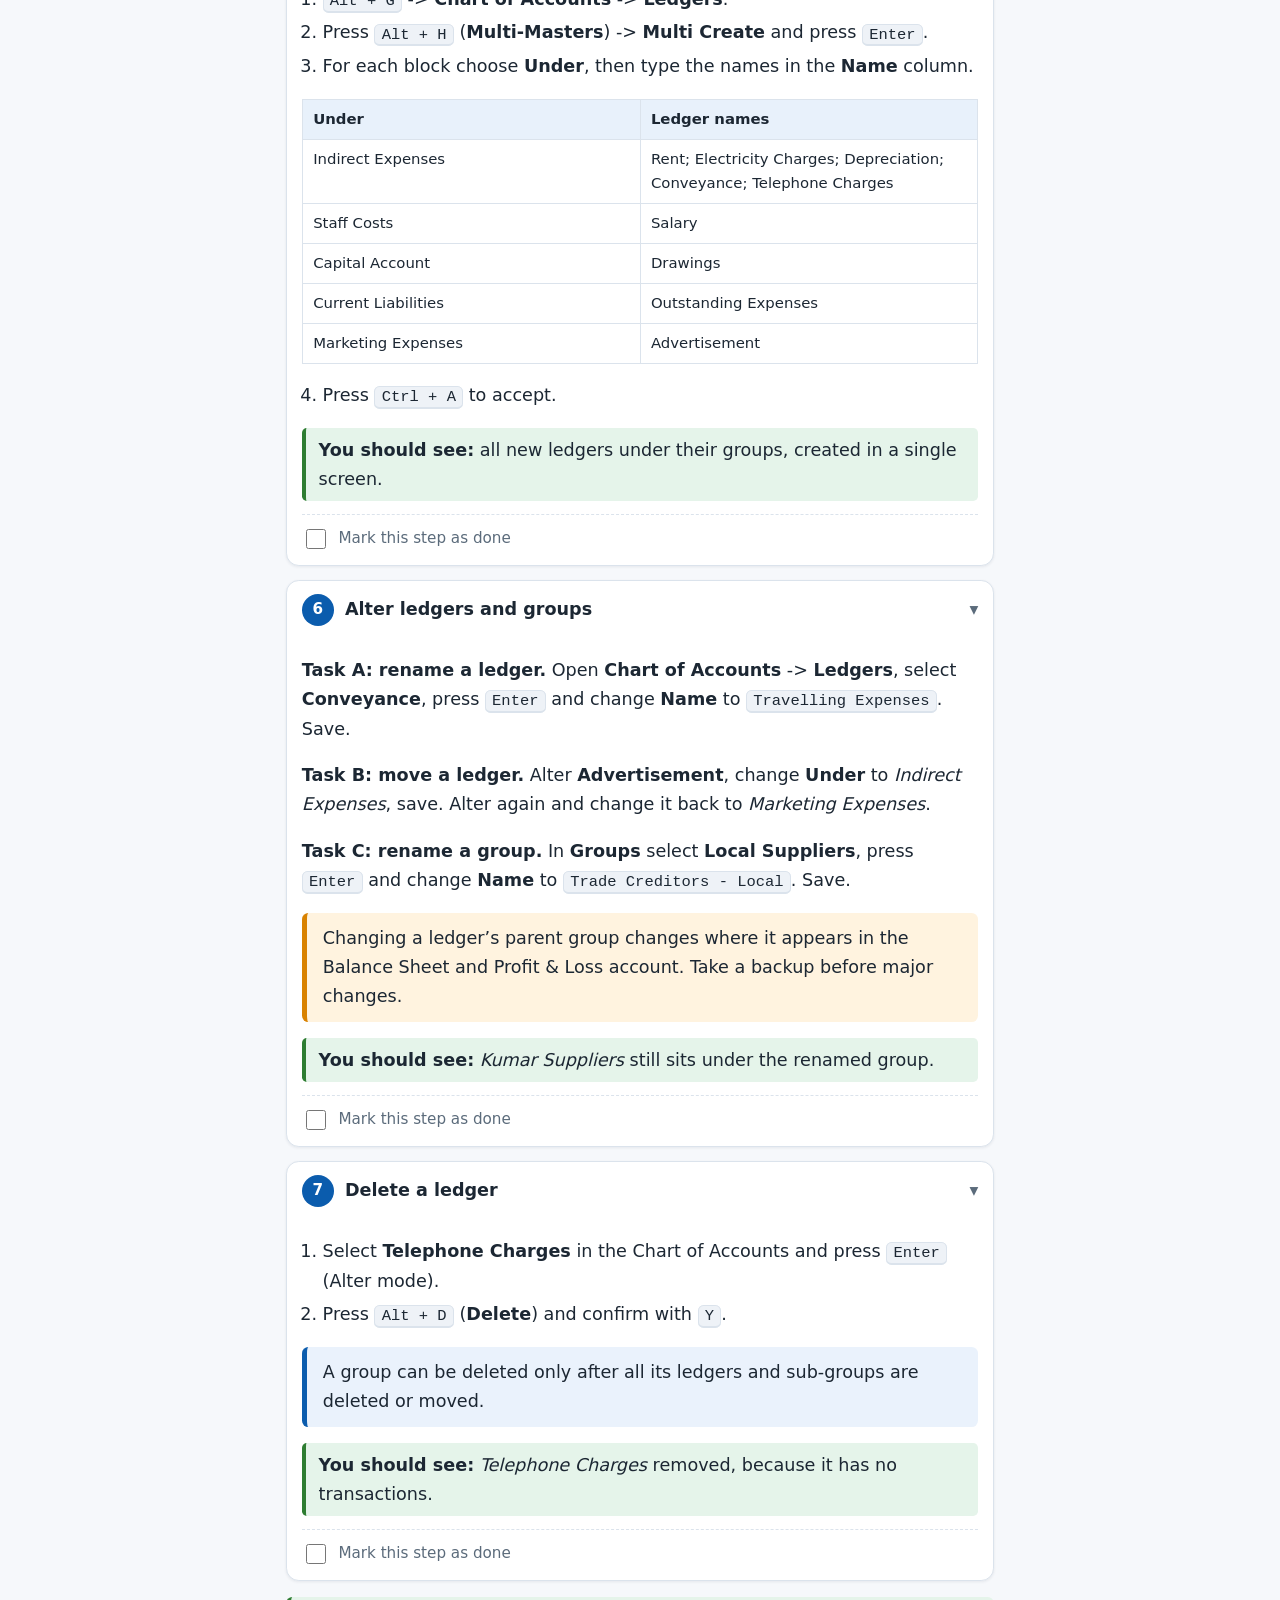
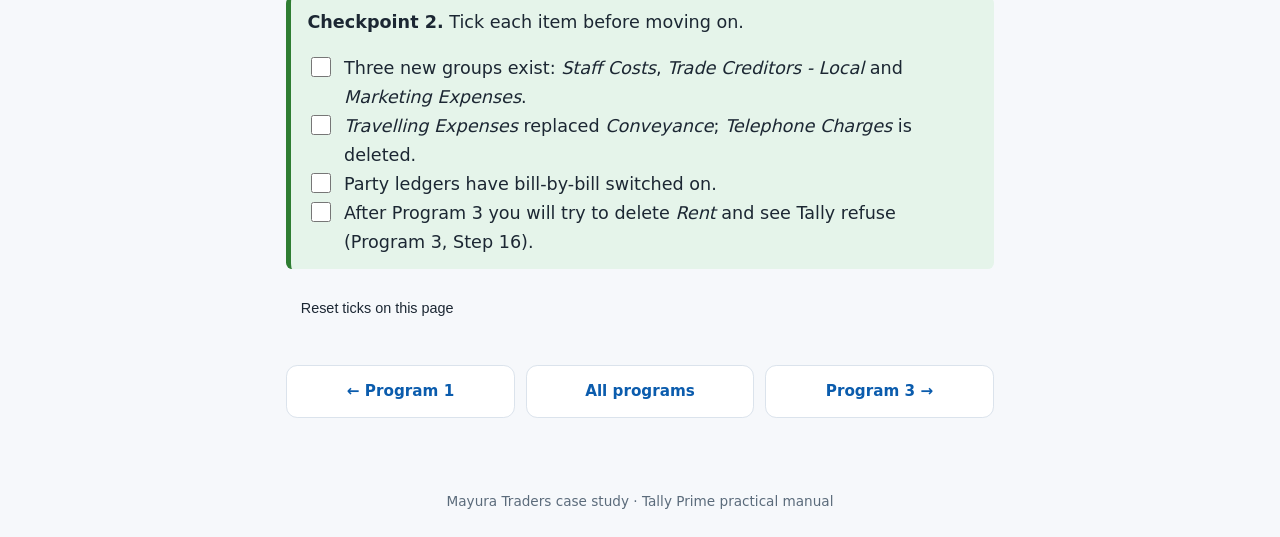
<file: program-2.html>
<!doctype html>
<html lang="en">
<head>
<meta charset="utf-8">
<meta name="viewport" content="width=device-width, initial-scale=1, viewport-fit=cover">
<meta name="color-scheme" content="light dark">
<title>Program 2: Chart of Accounts | Tally Prime Lab</title>
<meta name="description" content="Groups and ledgers: create (single and multiple), alter and delete.">
<link rel="stylesheet" href="style.css">
<script src="programs.js"></script>
<script src="script.js" defer></script>
</head>
<body data-program="2">
<main>
<h1>Program 2: Chart of Accounts</h1>
<p class="lead">Groups and ledgers: create (single and multiple), alter and delete.</p>
<div class="meta"><span class="chip">Tally Prime</span><span class="chip">Beginner</span><span class="chip">About 40 min</span></div>
<noscript><p class="warning">Menu and progress ticks need JavaScript. <a href="index.html">Back to all programs</a>.</p></noscript>
<div class="objectives"><strong>After this program you will be able to:</strong><ol><li>Explain pre-defined, primary and sub-groups.</li><li>Create groups and ledgers (single and multiple).</li><li>Alter and delete ledgers and groups, and explain when deletion is refused.</li></ol></div><h2>Concepts in brief</h2><ul>
<li>A <strong>group</strong> classifies ledgers; a <strong>ledger</strong> is the account in which transactions are recorded.</li>
<li>Tally has <strong>28 pre-defined groups</strong>: 15 <strong>primary groups</strong> (for example Capital Account, Current Assets, Current Liabilities, Direct Expenses, Indirect Expenses, Sales Accounts, Purchase Accounts) and 13 <strong>sub-groups</strong> (for example Bank Accounts, Cash-in-Hand, Sundry Debtors, Sundry Creditors).</li>
<li>A primary group is at the top of the hierarchy; a sub-group sits under another group.</li>
<li>Transactions are posted only to ledgers, never to groups.</li></ul><details class="case"><summary>Case study: Mayura Traders (tap to open)</summary><p><strong>Mayura Traders</strong>, Chennai, is a trading firm owned by Mr. Ramesh. Its financial year is <strong>01-04-2026 to 31-03-2027</strong>. Transactions for <strong>April 2026</strong>:</p>
<table>
<colgroup>
<col style="width: 33%" />
<col style="width: 33%" />
<col style="width: 33%" />
</colgroup>
<thead>
<tr class="header">
<th>No.</th>
<th>Date</th>
<th>Transaction</th>
</tr>
</thead>
<tbody>
<tr class="odd">
<td>1</td>
<td>01-Apr-2026</td>
<td>Mr. Ramesh started the business with capital of ₹5,00,000, deposited in HDFC Bank.</td>
</tr>
<tr class="even">
<td>2</td>
<td>02-Apr-2026</td>
<td>Withdrew ₹50,000 cash from the bank for office use.</td>
</tr>
<tr class="odd">
<td>3</td>
<td>03-Apr-2026</td>
<td>Paid shop rent ₹15,000 in cash.</td>
</tr>
<tr class="even">
<td>4</td>
<td>04-Apr-2026</td>
<td>Bought furniture for ₹60,000, paid by cheque.</td>
</tr>
<tr class="odd">
<td>5</td>
<td>05-Apr-2026</td>
<td>Purchased goods on credit from Kumar Suppliers ₹2,00,000.</td>
</tr>
<tr class="even">
<td>6</td>
<td>08-Apr-2026</td>
<td>Sold goods on credit to Anand Stores ₹2,50,000.</td>
</tr>
<tr class="odd">
<td>7</td>
<td>10-Apr-2026</td>
<td>Returned goods worth ₹10,000 to Kumar Suppliers.</td>
</tr>
<tr class="even">
<td>8</td>
<td>12-Apr-2026</td>
<td>Anand Stores returned goods worth ₹8,000.</td>
</tr>
<tr class="odd">
<td>9</td>
<td>15-Apr-2026</td>
<td>Received ₹1,00,000 from Anand Stores by cheque, deposited in the bank.</td>
</tr>
<tr class="even">
<td>10</td>
<td>18-Apr-2026</td>
<td>Paid Kumar Suppliers ₹1,20,000 through the bank.</td>
</tr>
<tr class="odd">
<td>11</td>
<td>22-Apr-2026</td>
<td>Cash sales ₹50,000.</td>
</tr>
<tr class="even">
<td>12</td>
<td>25-Apr-2026</td>
<td>Paid salary ₹25,000 in cash.</td>
</tr>
<tr class="odd">
<td>13</td>
<td>27-Apr-2026</td>
<td>Mr. Ramesh withdrew ₹10,000 from the bank for personal use.</td>
</tr>
<tr class="even">
<td>14</td>
<td>28-Apr-2026</td>
<td>Electricity charges of ₹3,500 for April are outstanding.</td>
</tr>
<tr class="odd">
<td>15</td>
<td>30-Apr-2026</td>
<td>Provide depreciation on furniture at 10% p.a.</td>
</tr>
</tbody>
</table>
</details><h2>Steps</h2><section class="step" id="p2-s1"><details open><summary data-title="Open the Chart of Accounts"><span class="num"><span>1</span></span><span>Open the Chart of Accounts</span></summary>
<div class="stepbody"><ol type="1">
<li>Press <code>Alt + G</code>, type <strong>Chart of Accounts</strong> and select it.</li>
<li>Choose <strong>Groups</strong> to see the pre-defined groups.</li>
</ol>
<div class="see"><strong>You should see:</strong> groups with their parents. <em>Bank Accounts</em> sits under <em>Current Assets</em>.
</div><label class="done-row"><input type="checkbox" data-key="p2-s1" data-collapse> Mark this step as done</label></div></details></section><section class="step" id="p2-s2"><details open><summary data-title="Create the sub-groups"><span class="num"><span>2</span></span><span>Create the sub-groups</span></summary>
<div class="stepbody"><ol type="1">
<li><code>Alt + G</code> -&gt; <strong>Create Master</strong> -&gt; <strong>Group</strong>.</li>
<li>Enter the first sub-group, then press <code>Ctrl + A</code>:</li>
</ol>
<table>
<thead>
<tr class="header">
<th>Name</th>
<th>Under</th>
</tr>
</thead>
<tbody>
<tr class="odd">
<td>Staff Costs</td>
<td>Indirect Expenses</td>
</tr>
<tr class="even">
<td>Local Suppliers</td>
<td>Sundry Creditors</td>
</tr>
</tbody>
</table>
<ol start="3" type="1">
<li>Repeat for the second row.</li>
</ol>
<div class="see"><strong>You should see:</strong> both names under their parent groups in the Chart of Accounts.
</div><label class="done-row"><input type="checkbox" data-key="p2-s2" data-collapse> Mark this step as done</label></div></details></section><section class="step" id="p2-s3"><details open><summary data-title="Create the primary group"><span class="num"><span>3</span></span><span>Create the primary group</span></summary>
<div class="stepbody"><ol type="1">
<li><code>Alt + G</code> -&gt; <strong>Create Master</strong> -&gt; <strong>Group</strong>.</li>
<li><strong>Name</strong> = <code>Marketing Expenses</code>. For <strong>Under</strong> choose <strong>Primary</strong>.</li>
<li>Set <strong>Nature of group</strong> = <strong>Expenses</strong> and <strong>Group behaves like a sub-ledger</strong> = No. Press <code>Ctrl + A</code>.</li>
</ol>
<div class="see"><strong>You should see:</strong> <em>Marketing Expenses</em> at the top level, beside <em>Direct Expenses</em> and <em>Indirect Expenses</em>.
</div><label class="done-row"><input type="checkbox" data-key="p2-s3" data-collapse> Mark this step as done</label></div></details></section><section class="step" id="p2-s4"><details open><summary data-title="Create ledgers one at a time (single ledger)"><span class="num"><span>4</span></span><span>Create ledgers one at a time (single ledger)</span></summary>
<div class="stepbody"><p><code>Alt + G</code> -&gt; <strong>Create Master</strong> -&gt; <strong>Ledger</strong>. Enter the <strong>Name</strong>, choose <strong>Under</strong>, leave the opening balance blank and press <code>Ctrl + A</code>. Repeat for each row.</p>
<table>
<colgroup>
<col style="width: 33%" />
<col style="width: 33%" />
<col style="width: 33%" />
</colgroup>
<thead>
<tr class="header">
<th>Ledger</th>
<th>Under</th>
<th>Extra settings</th>
</tr>
</thead>
<tbody>
<tr class="odd">
<td>Capital A/c</td>
<td>Capital Account</td>
<td>None</td>
</tr>
<tr class="even">
<td>Cash</td>
<td>Cash-in-Hand</td>
<td>None</td>
</tr>
<tr class="odd">
<td>HDFC Bank A/c</td>
<td>Bank Accounts</td>
<td>Bank details if asked</td>
</tr>
<tr class="even">
<td>Furniture</td>
<td>Fixed Assets</td>
<td>None</td>
</tr>
<tr class="odd">
<td>Purchases</td>
<td>Purchase Accounts</td>
<td>Inventory values are affected = No</td>
</tr>
<tr class="even">
<td>Sales</td>
<td>Sales Accounts</td>
<td>Inventory values are affected = No</td>
</tr>
<tr class="odd">
<td>Purchase Return</td>
<td>Purchase Accounts</td>
<td>Inventory values are affected = No</td>
</tr>
<tr class="even">
<td>Sales Return</td>
<td>Sales Accounts</td>
<td>Inventory values are affected = No</td>
</tr>
<tr class="odd">
<td>Kumar Suppliers</td>
<td>Local Suppliers</td>
<td>Maintain balances bill-by-bill = Yes; credit period 30 days</td>
</tr>
<tr class="even">
<td>Anand Stores</td>
<td>Sundry Debtors</td>
<td>Maintain balances bill-by-bill = Yes; credit period 30 days</td>
</tr>
</tbody>
</table>
<div class="note">
<p>Switch on <strong>bill-by-bill</strong> only for party ledgers. It lets you match payments and returns to invoices in Program 3.</p>
</div>
<div class="see"><strong>You should see:</strong> each ledger listed under its group.
</div><label class="done-row"><input type="checkbox" data-key="p2-s4" data-collapse> Mark this step as done</label></div></details></section><section class="step" id="p2-s5"><details open><summary data-title="Create several ledgers at once (multiple ledgers)"><span class="num"><span>5</span></span><span>Create several ledgers at once (multiple ledgers)</span></summary>
<div class="stepbody"><ol type="1">
<li><code>Alt + G</code> -&gt; <strong>Chart of Accounts</strong> -&gt; <strong>Ledgers</strong>.</li>
<li>Press <code>Alt + H</code> (<strong>Multi-Masters</strong>) -&gt; <strong>Multi Create</strong> and press <code>Enter</code>.</li>
<li>For each block choose <strong>Under</strong>, then type the names in the <strong>Name</strong> column.</li>
</ol>
<table>
<colgroup>
<col style="width: 50%" />
<col style="width: 50%" />
</colgroup>
<thead>
<tr class="header">
<th>Under</th>
<th>Ledger names</th>
</tr>
</thead>
<tbody>
<tr class="odd">
<td>Indirect Expenses</td>
<td>Rent; Electricity Charges; Depreciation; Conveyance; Telephone Charges</td>
</tr>
<tr class="even">
<td>Staff Costs</td>
<td>Salary</td>
</tr>
<tr class="odd">
<td>Capital Account</td>
<td>Drawings</td>
</tr>
<tr class="even">
<td>Current Liabilities</td>
<td>Outstanding Expenses</td>
</tr>
<tr class="odd">
<td>Marketing Expenses</td>
<td>Advertisement</td>
</tr>
</tbody>
</table>
<ol start="4" type="1">
<li>Press <code>Ctrl + A</code> to accept.</li>
</ol>
<div class="see"><strong>You should see:</strong> all new ledgers under their groups, created in a single screen.
</div><label class="done-row"><input type="checkbox" data-key="p2-s5" data-collapse> Mark this step as done</label></div></details></section><section class="step" id="p2-s6"><details open><summary data-title="Alter ledgers and groups"><span class="num"><span>6</span></span><span>Alter ledgers and groups</span></summary>
<div class="stepbody"><p><strong>Task A: rename a ledger.</strong> Open <strong>Chart of Accounts</strong> -&gt; <strong>Ledgers</strong>, select <strong>Conveyance</strong>, press <code>Enter</code> and change <strong>Name</strong> to <code>Travelling Expenses</code>. Save.</p>
<p><strong>Task B: move a ledger.</strong> Alter <strong>Advertisement</strong>, change <strong>Under</strong> to <em>Indirect Expenses</em>, save. Alter again and change it back to <em>Marketing Expenses</em>.</p>
<p><strong>Task C: rename a group.</strong> In <strong>Groups</strong> select <strong>Local Suppliers</strong>, press <code>Enter</code> and change <strong>Name</strong> to <code>Trade Creditors - Local</code>. Save.</p>
<div class="warning">
<p>Changing a ledger’s parent group changes where it appears in the Balance Sheet and Profit &amp; Loss account. Take a backup before major changes.</p>
</div>
<div class="see"><strong>You should see:</strong> <em>Kumar Suppliers</em> still sits under the renamed group.
</div><label class="done-row"><input type="checkbox" data-key="p2-s6" data-collapse> Mark this step as done</label></div></details></section><section class="step" id="p2-s7"><details open><summary data-title="Delete a ledger"><span class="num"><span>7</span></span><span>Delete a ledger</span></summary>
<div class="stepbody"><ol type="1">
<li>Select <strong>Telephone Charges</strong> in the Chart of Accounts and press <code>Enter</code> (Alter mode).</li>
<li>Press <code>Alt + D</code> (<strong>Delete</strong>) and confirm with <code>Y</code>.</li>
</ol>
<div class="tip">
<p>A group can be deleted only after all its ledgers and sub-groups are deleted or moved.</p>
</div>
<div class="see"><strong>You should see:</strong> <em>Telephone Charges</em> removed, because it has no transactions.
</div><label class="done-row"><input type="checkbox" data-key="p2-s7" data-collapse> Mark this step as done</label></div></details></section><div class="checkpoint"><strong>Checkpoint 2.</strong> Tick each item before moving on.<ul class="checklist"><li><input type="checkbox" data-key="p2-c-0" id="p2-c-0"><label for="p2-c-0">Three new groups exist: <em>Staff Costs</em>, <em>Trade Creditors - Local</em> and <em>Marketing Expenses</em>.
</label></li><li><input type="checkbox" data-key="p2-c-1" id="p2-c-1"><label for="p2-c-1"><em>Travelling Expenses</em> replaced <em>Conveyance</em>; <em>Telephone Charges</em> is deleted.
</label></li><li><input type="checkbox" data-key="p2-c-2" id="p2-c-2"><label for="p2-c-2">Party ledgers have bill-by-bill switched on.
</label></li><li><input type="checkbox" data-key="p2-c-3" id="p2-c-3"><label for="p2-c-3">After Program 3 you will try to delete <em>Rent</em> and see Tally refuse (Program 3, Step 16).
</label></li></ul></div>
<p><button class="iconbtn" id="resetProgress" style="width:auto;font-size:.9rem;padding:0 .9rem">Reset ticks on this page</button></p>
<nav class="pager" id="pager" aria-label="Previous and next program"></nav>
</main>
<footer>Mayura Traders case study &middot; Tally Prime practical manual</footer>
</body>
</html>
</file>
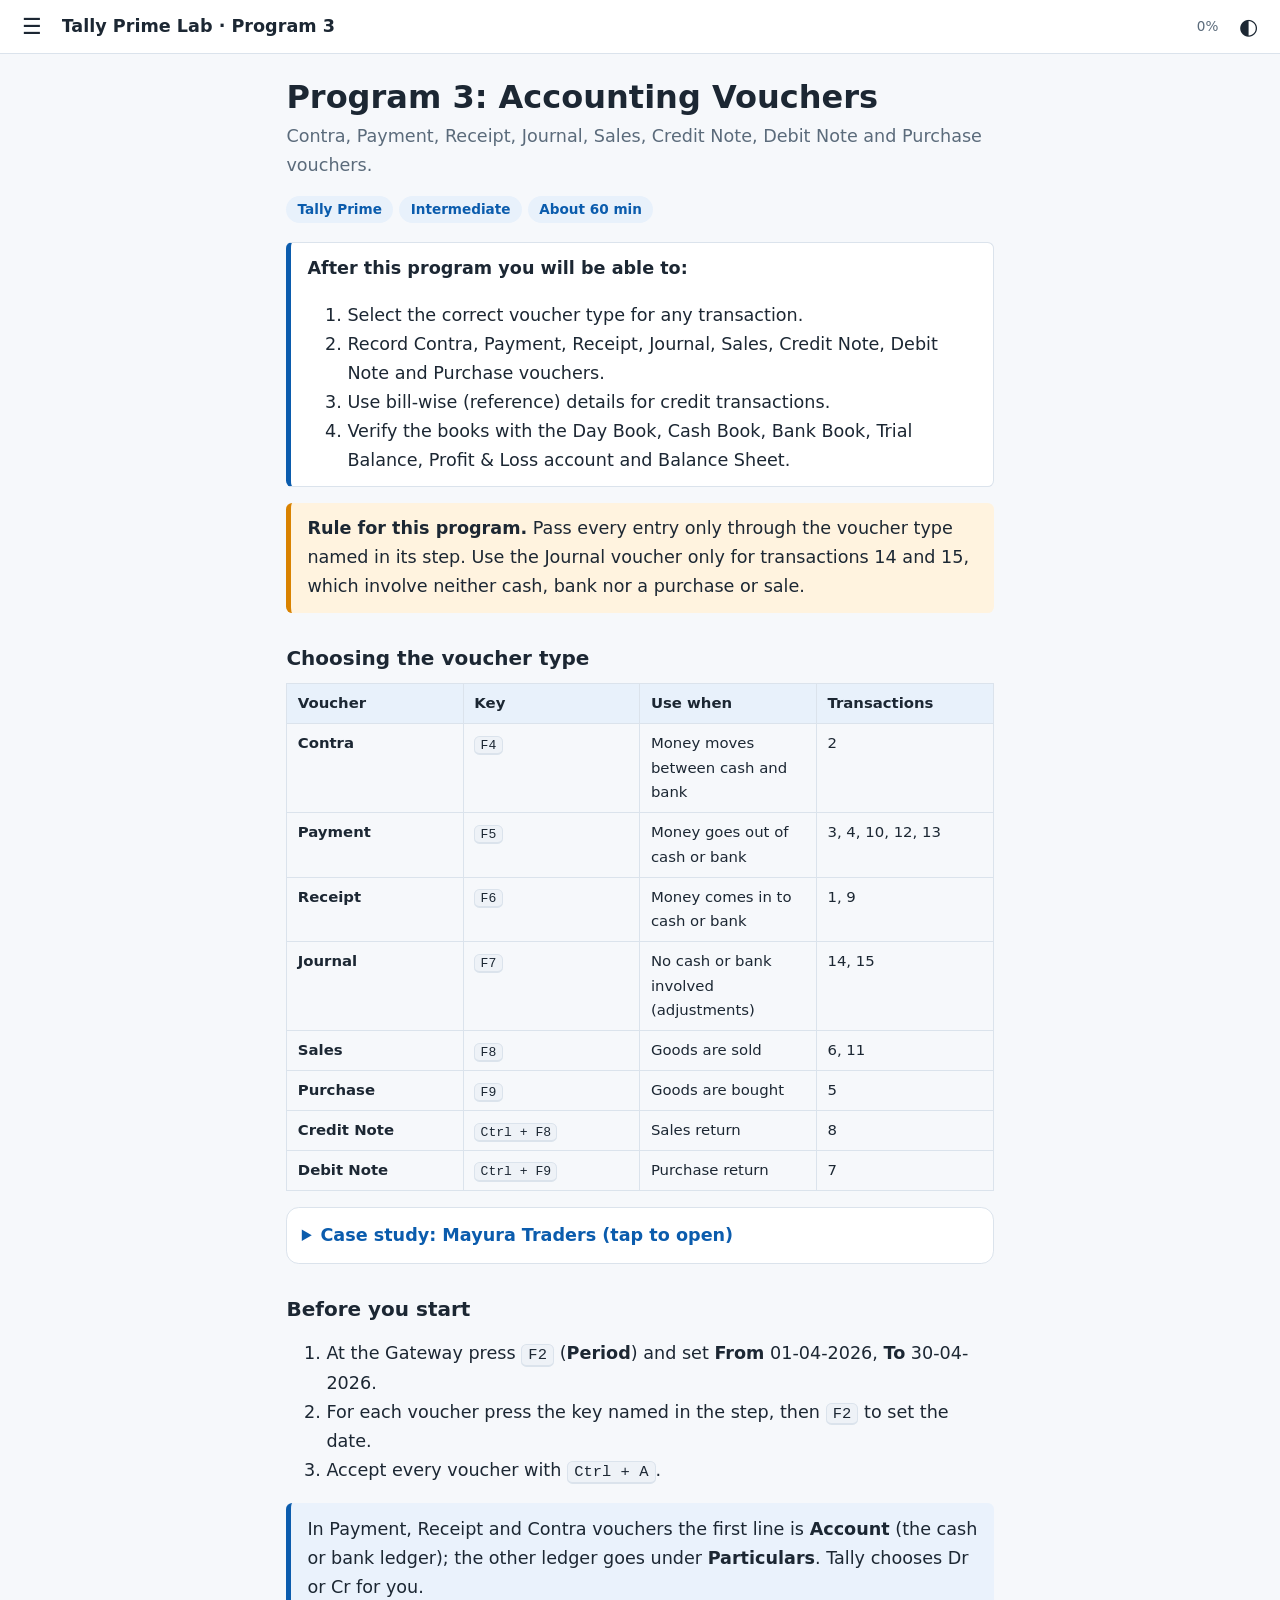
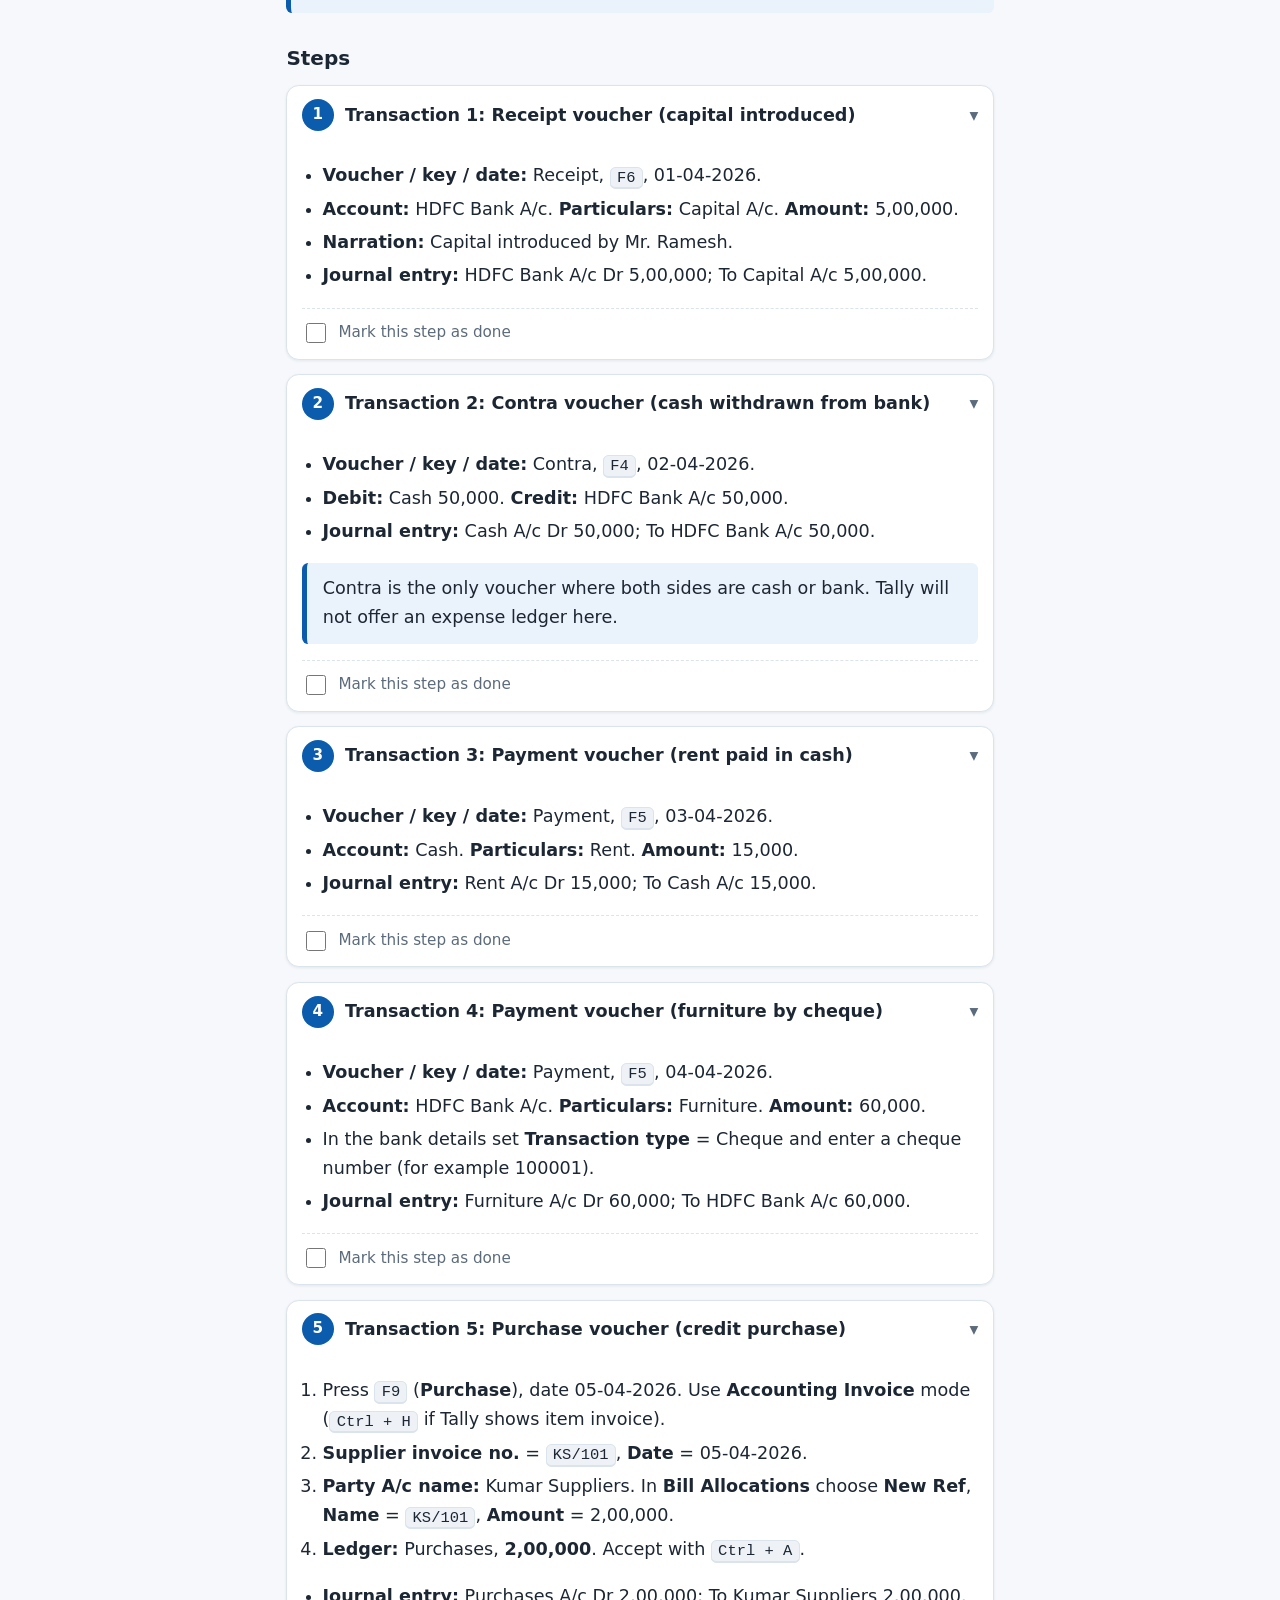
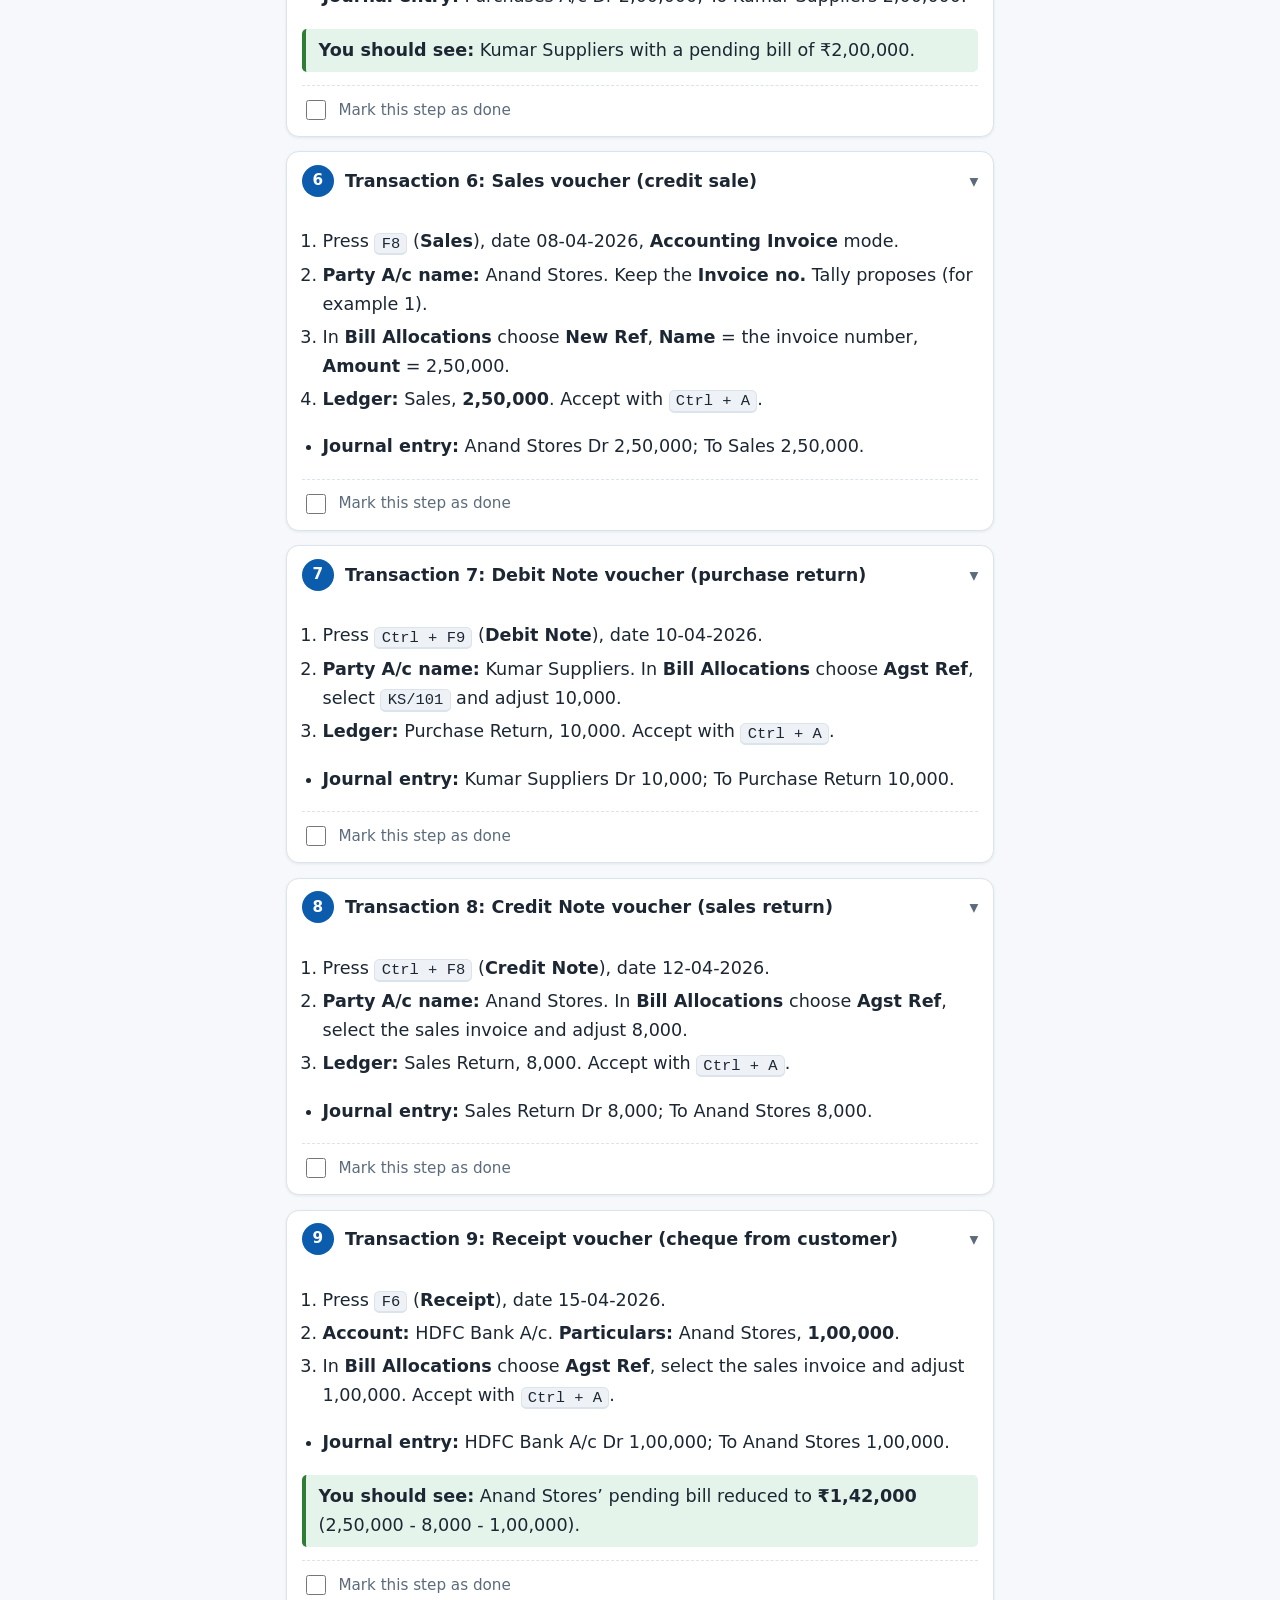
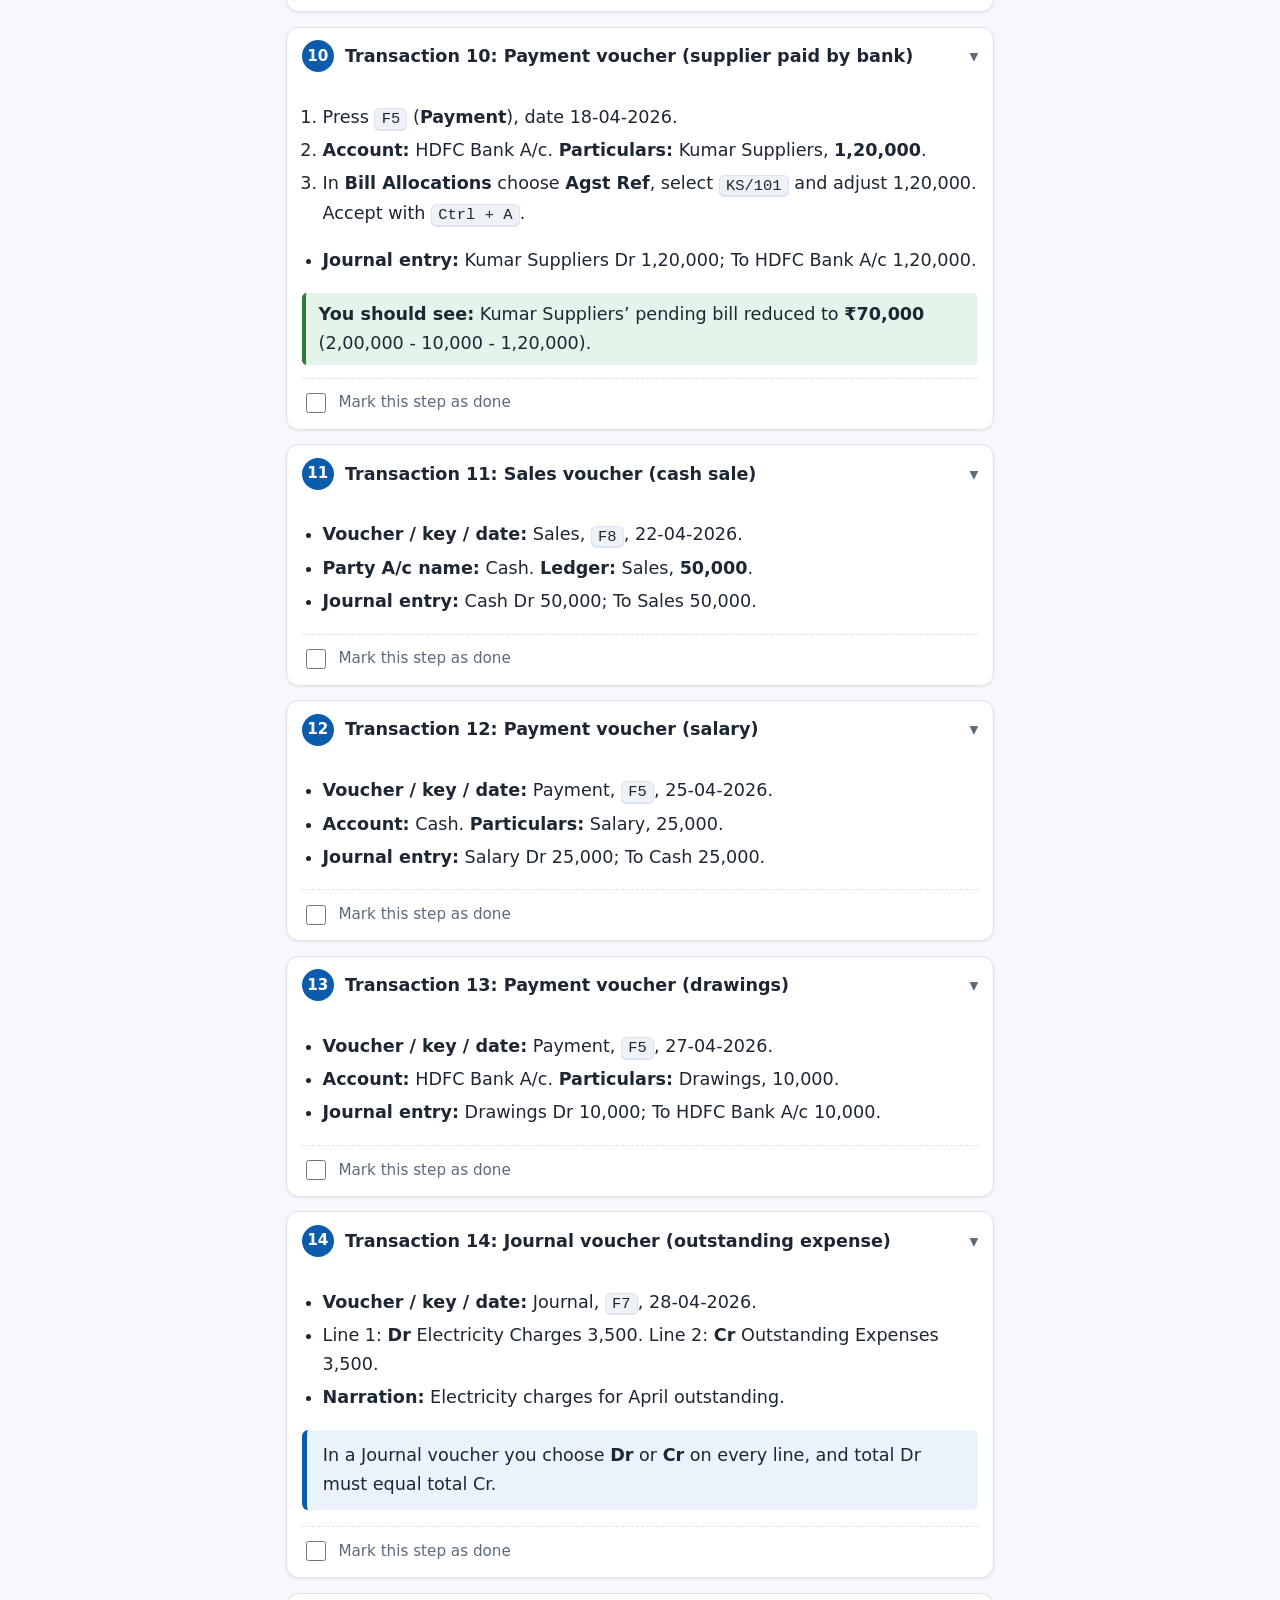
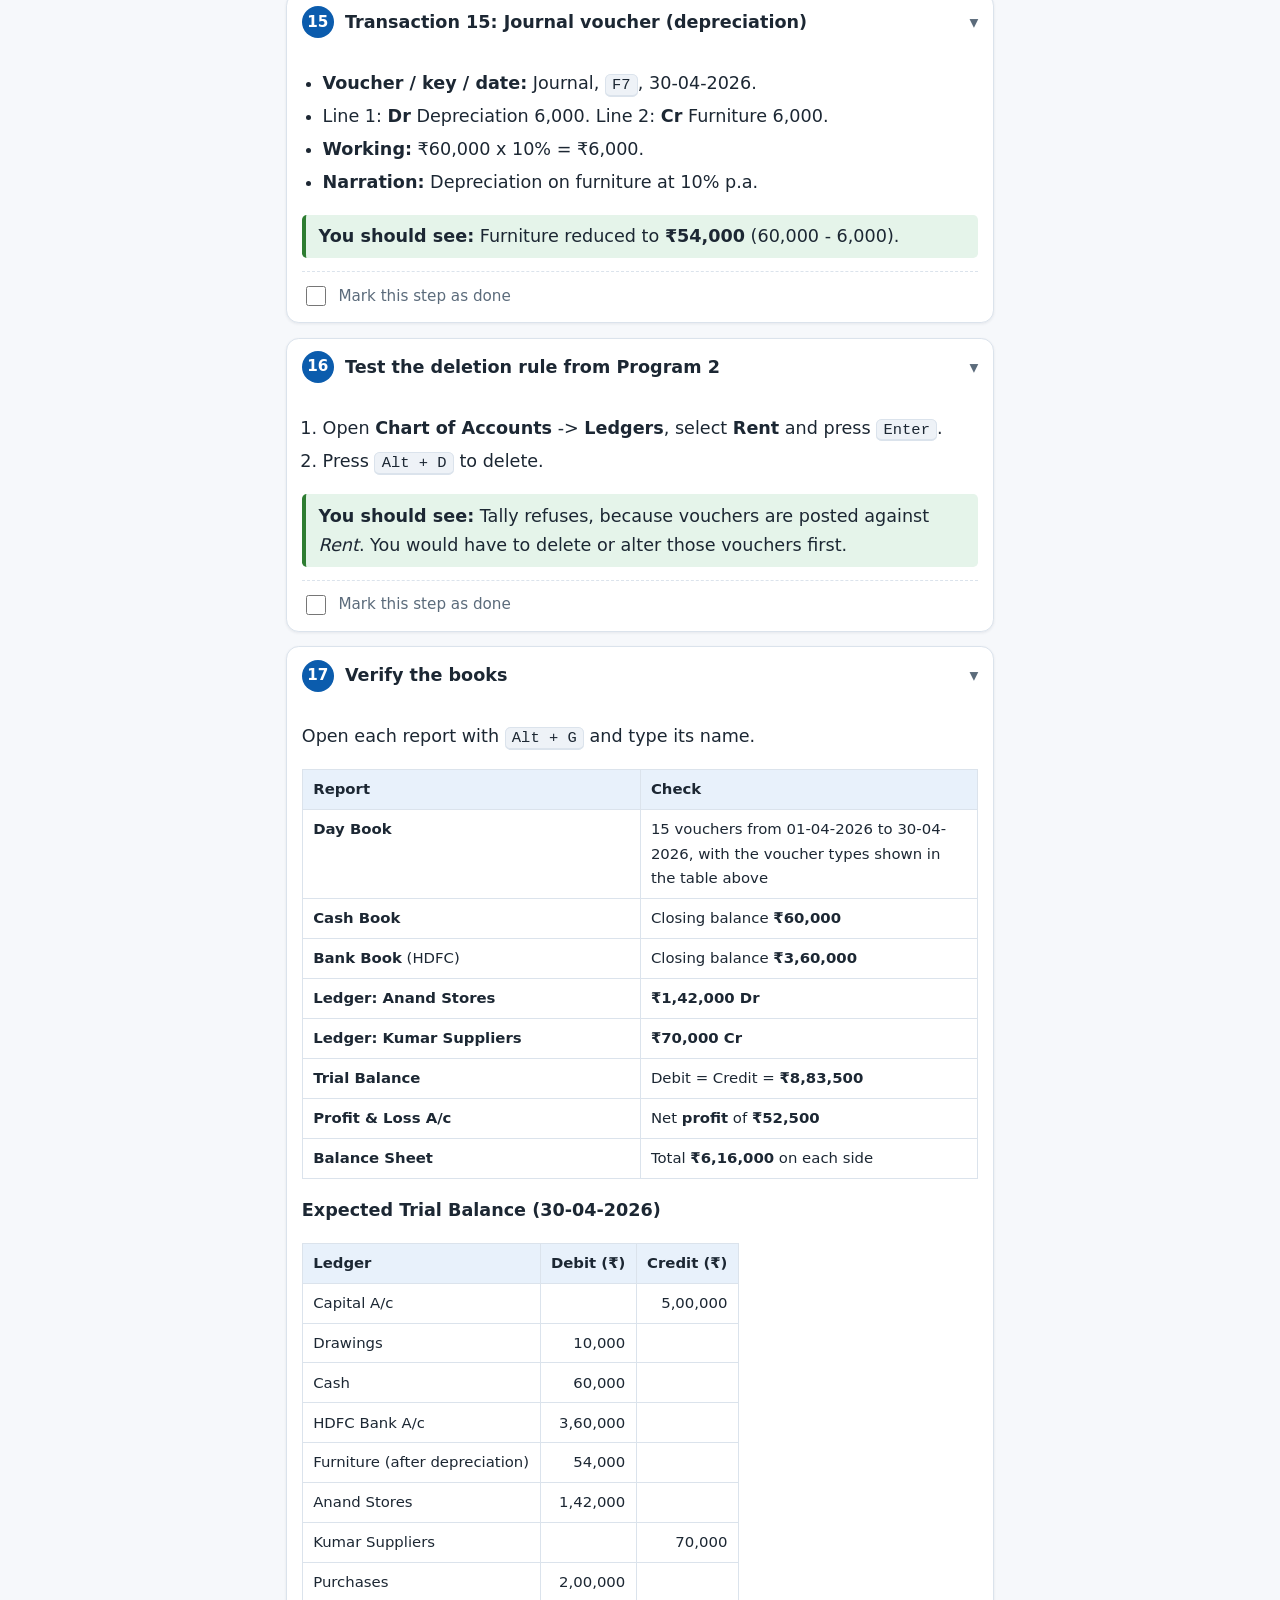
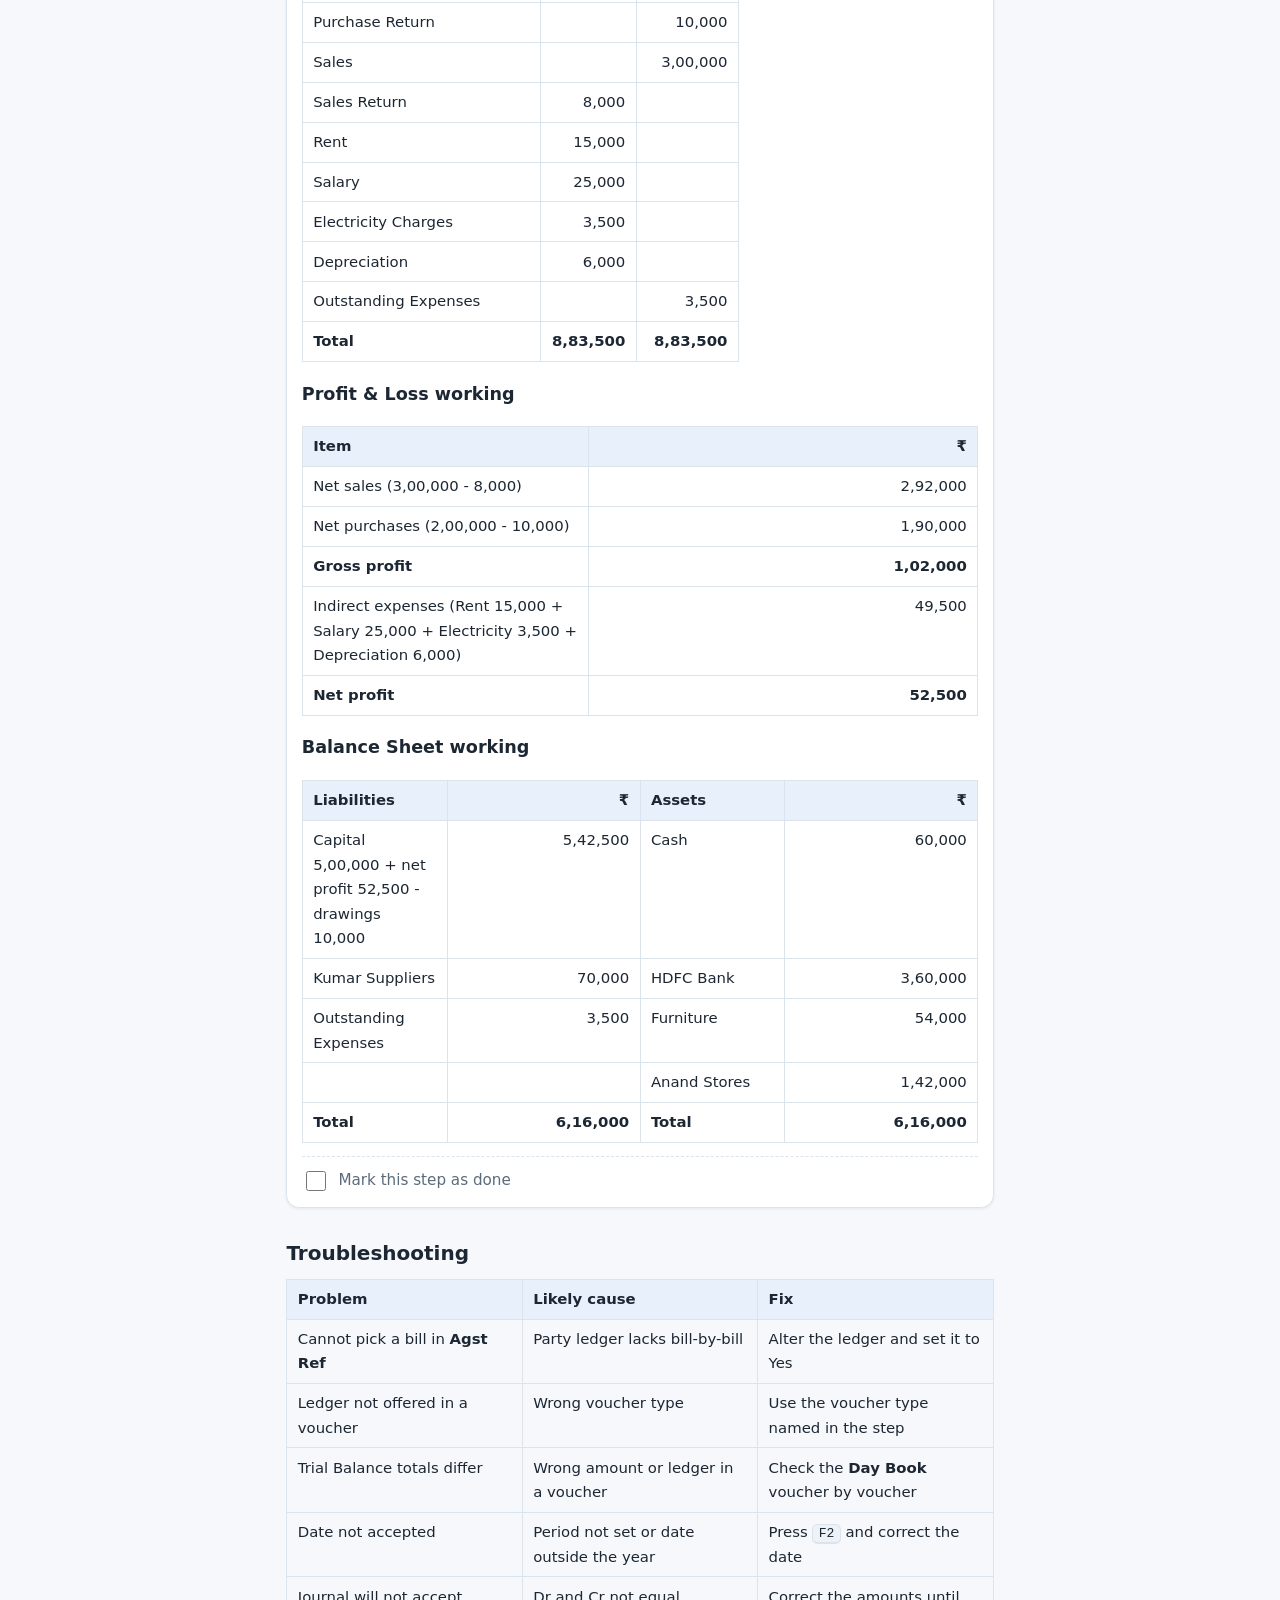
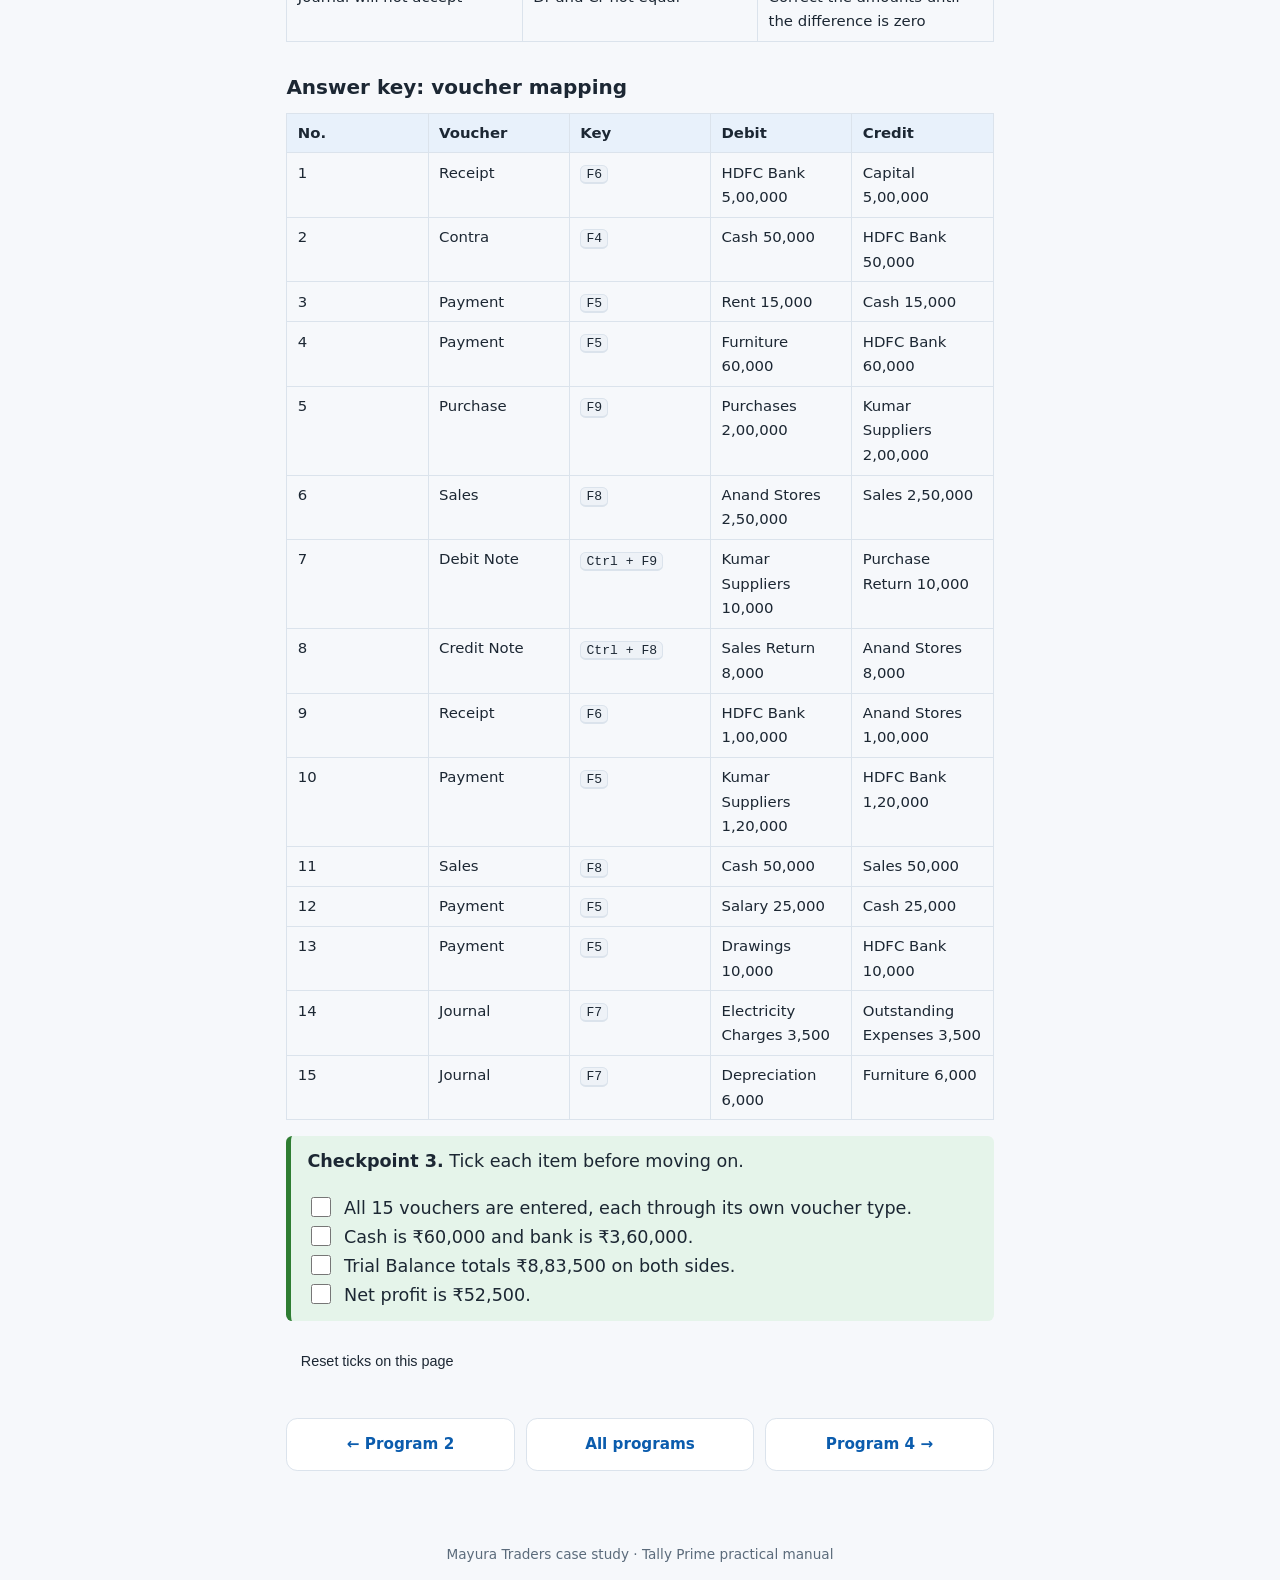
<file: program-3.html>
<!doctype html>
<html lang="en">
<head>
<meta charset="utf-8">
<meta name="viewport" content="width=device-width, initial-scale=1, viewport-fit=cover">
<meta name="color-scheme" content="light dark">
<title>Program 3: Accounting Vouchers | Tally Prime Lab</title>
<meta name="description" content="Contra, Payment, Receipt, Journal, Sales, Credit Note, Debit Note and Purchase vouchers.">
<link rel="stylesheet" href="style.css">
<script src="programs.js"></script>
<script src="script.js" defer></script>
</head>
<body data-program="3">
<main>
<h1>Program 3: Accounting Vouchers</h1>
<p class="lead">Contra, Payment, Receipt, Journal, Sales, Credit Note, Debit Note and Purchase vouchers.</p>
<div class="meta"><span class="chip">Tally Prime</span><span class="chip">Intermediate</span><span class="chip">About 60 min</span></div>
<noscript><p class="warning">Menu and progress ticks need JavaScript. <a href="index.html">Back to all programs</a>.</p></noscript>
<div class="objectives"><strong>After this program you will be able to:</strong><ol><li>Select the correct voucher type for any transaction.</li><li>Record Contra, Payment, Receipt, Journal, Sales, Credit Note, Debit Note and Purchase vouchers.</li><li>Use bill-wise (reference) details for credit transactions.</li><li>Verify the books with the Day Book, Cash Book, Bank Book, Trial Balance, Profit & Loss account and Balance Sheet.</li></ol></div><div class="warning"><strong>Rule for this program.</strong> Pass every entry only through the voucher type named in its step. Use the Journal voucher only for transactions 14 and 15, which involve neither cash, bank nor a purchase or sale.</div><h2>Choosing the voucher type</h2><table>
<colgroup>
<col style="width: 25%" />
<col style="width: 25%" />
<col style="width: 25%" />
<col style="width: 25%" />
</colgroup>
<thead>
<tr class="header">
<th>Voucher</th>
<th>Key</th>
<th>Use when</th>
<th>Transactions</th>
</tr>
</thead>
<tbody>
<tr class="odd">
<td><strong>Contra</strong></td>
<td><code>F4</code></td>
<td>Money moves between cash and bank</td>
<td>2</td>
</tr>
<tr class="even">
<td><strong>Payment</strong></td>
<td><code>F5</code></td>
<td>Money goes out of cash or bank</td>
<td>3, 4, 10, 12, 13</td>
</tr>
<tr class="odd">
<td><strong>Receipt</strong></td>
<td><code>F6</code></td>
<td>Money comes in to cash or bank</td>
<td>1, 9</td>
</tr>
<tr class="even">
<td><strong>Journal</strong></td>
<td><code>F7</code></td>
<td>No cash or bank involved (adjustments)</td>
<td>14, 15</td>
</tr>
<tr class="odd">
<td><strong>Sales</strong></td>
<td><code>F8</code></td>
<td>Goods are sold</td>
<td>6, 11</td>
</tr>
<tr class="even">
<td><strong>Purchase</strong></td>
<td><code>F9</code></td>
<td>Goods are bought</td>
<td>5</td>
</tr>
<tr class="odd">
<td><strong>Credit Note</strong></td>
<td><code>Ctrl + F8</code></td>
<td>Sales return</td>
<td>8</td>
</tr>
<tr class="even">
<td><strong>Debit Note</strong></td>
<td><code>Ctrl + F9</code></td>
<td>Purchase return</td>
<td>7</td>
</tr>
</tbody>
</table>
<details class="case"><summary>Case study: Mayura Traders (tap to open)</summary><p><strong>Mayura Traders</strong>, Chennai, is a trading firm owned by Mr. Ramesh. Its financial year is <strong>01-04-2026 to 31-03-2027</strong>. Transactions for <strong>April 2026</strong>:</p>
<table>
<colgroup>
<col style="width: 33%" />
<col style="width: 33%" />
<col style="width: 33%" />
</colgroup>
<thead>
<tr class="header">
<th>No.</th>
<th>Date</th>
<th>Transaction</th>
</tr>
</thead>
<tbody>
<tr class="odd">
<td>1</td>
<td>01-Apr-2026</td>
<td>Mr. Ramesh started the business with capital of ₹5,00,000, deposited in HDFC Bank.</td>
</tr>
<tr class="even">
<td>2</td>
<td>02-Apr-2026</td>
<td>Withdrew ₹50,000 cash from the bank for office use.</td>
</tr>
<tr class="odd">
<td>3</td>
<td>03-Apr-2026</td>
<td>Paid shop rent ₹15,000 in cash.</td>
</tr>
<tr class="even">
<td>4</td>
<td>04-Apr-2026</td>
<td>Bought furniture for ₹60,000, paid by cheque.</td>
</tr>
<tr class="odd">
<td>5</td>
<td>05-Apr-2026</td>
<td>Purchased goods on credit from Kumar Suppliers ₹2,00,000.</td>
</tr>
<tr class="even">
<td>6</td>
<td>08-Apr-2026</td>
<td>Sold goods on credit to Anand Stores ₹2,50,000.</td>
</tr>
<tr class="odd">
<td>7</td>
<td>10-Apr-2026</td>
<td>Returned goods worth ₹10,000 to Kumar Suppliers.</td>
</tr>
<tr class="even">
<td>8</td>
<td>12-Apr-2026</td>
<td>Anand Stores returned goods worth ₹8,000.</td>
</tr>
<tr class="odd">
<td>9</td>
<td>15-Apr-2026</td>
<td>Received ₹1,00,000 from Anand Stores by cheque, deposited in the bank.</td>
</tr>
<tr class="even">
<td>10</td>
<td>18-Apr-2026</td>
<td>Paid Kumar Suppliers ₹1,20,000 through the bank.</td>
</tr>
<tr class="odd">
<td>11</td>
<td>22-Apr-2026</td>
<td>Cash sales ₹50,000.</td>
</tr>
<tr class="even">
<td>12</td>
<td>25-Apr-2026</td>
<td>Paid salary ₹25,000 in cash.</td>
</tr>
<tr class="odd">
<td>13</td>
<td>27-Apr-2026</td>
<td>Mr. Ramesh withdrew ₹10,000 from the bank for personal use.</td>
</tr>
<tr class="even">
<td>14</td>
<td>28-Apr-2026</td>
<td>Electricity charges of ₹3,500 for April are outstanding.</td>
</tr>
<tr class="odd">
<td>15</td>
<td>30-Apr-2026</td>
<td>Provide depreciation on furniture at 10% p.a.</td>
</tr>
</tbody>
</table>
</details><h2>Before you start</h2><ol type="1">
<li>At the Gateway press <code>F2</code> (<strong>Period</strong>) and set <strong>From</strong> 01-04-2026, <strong>To</strong> 30-04-2026.</li>
<li>For each voucher press the key named in the step, then <code>F2</code> to set the date.</li>
<li>Accept every voucher with <code>Ctrl + A</code>.</li>
</ol>
<div class="note">
<p>In Payment, Receipt and Contra vouchers the first line is <strong>Account</strong> (the cash or bank ledger); the other ledger goes under <strong>Particulars</strong>. Tally chooses Dr or Cr for you.</p>
</div>
<h2>Steps</h2><section class="step" id="p3-s1"><details open><summary data-title="Transaction 1: Receipt voucher (capital introduced)"><span class="num"><span>1</span></span><span>Transaction 1: Receipt voucher (capital introduced)</span></summary>
<div class="stepbody"><ul>
<li><strong>Voucher / key / date:</strong> Receipt, <code>F6</code>, 01-04-2026.</li>
<li><strong>Account:</strong> HDFC Bank A/c. <strong>Particulars:</strong> Capital A/c. <strong>Amount:</strong> 5,00,000.</li>
<li><strong>Narration:</strong> Capital introduced by Mr. Ramesh.</li>
<li><strong>Journal entry:</strong> HDFC Bank A/c Dr 5,00,000; To Capital A/c 5,00,000.</li>
</ul>
<label class="done-row"><input type="checkbox" data-key="p3-s1" data-collapse> Mark this step as done</label></div></details></section><section class="step" id="p3-s2"><details open><summary data-title="Transaction 2: Contra voucher (cash withdrawn from bank)"><span class="num"><span>2</span></span><span>Transaction 2: Contra voucher (cash withdrawn from bank)</span></summary>
<div class="stepbody"><ul>
<li><strong>Voucher / key / date:</strong> Contra, <code>F4</code>, 02-04-2026.</li>
<li><strong>Debit:</strong> Cash 50,000. <strong>Credit:</strong> HDFC Bank A/c 50,000.</li>
<li><strong>Journal entry:</strong> Cash A/c Dr 50,000; To HDFC Bank A/c 50,000.</li>
</ul>
<div class="tip">
<p>Contra is the only voucher where both sides are cash or bank. Tally will not offer an expense ledger here.</p>
</div>
<label class="done-row"><input type="checkbox" data-key="p3-s2" data-collapse> Mark this step as done</label></div></details></section><section class="step" id="p3-s3"><details open><summary data-title="Transaction 3: Payment voucher (rent paid in cash)"><span class="num"><span>3</span></span><span>Transaction 3: Payment voucher (rent paid in cash)</span></summary>
<div class="stepbody"><ul>
<li><strong>Voucher / key / date:</strong> Payment, <code>F5</code>, 03-04-2026.</li>
<li><strong>Account:</strong> Cash. <strong>Particulars:</strong> Rent. <strong>Amount:</strong> 15,000.</li>
<li><strong>Journal entry:</strong> Rent A/c Dr 15,000; To Cash A/c 15,000.</li>
</ul>
<label class="done-row"><input type="checkbox" data-key="p3-s3" data-collapse> Mark this step as done</label></div></details></section><section class="step" id="p3-s4"><details open><summary data-title="Transaction 4: Payment voucher (furniture by cheque)"><span class="num"><span>4</span></span><span>Transaction 4: Payment voucher (furniture by cheque)</span></summary>
<div class="stepbody"><ul>
<li><strong>Voucher / key / date:</strong> Payment, <code>F5</code>, 04-04-2026.</li>
<li><strong>Account:</strong> HDFC Bank A/c. <strong>Particulars:</strong> Furniture. <strong>Amount:</strong> 60,000.</li>
<li>In the bank details set <strong>Transaction type</strong> = Cheque and enter a cheque number (for example 100001).</li>
<li><strong>Journal entry:</strong> Furniture A/c Dr 60,000; To HDFC Bank A/c 60,000.</li>
</ul>
<label class="done-row"><input type="checkbox" data-key="p3-s4" data-collapse> Mark this step as done</label></div></details></section><section class="step" id="p3-s5"><details open><summary data-title="Transaction 5: Purchase voucher (credit purchase)"><span class="num"><span>5</span></span><span>Transaction 5: Purchase voucher (credit purchase)</span></summary>
<div class="stepbody"><ol type="1">
<li>Press <code>F9</code> (<strong>Purchase</strong>), date 05-04-2026. Use <strong>Accounting Invoice</strong> mode (<code>Ctrl + H</code> if Tally shows item invoice).</li>
<li><strong>Supplier invoice no.</strong> = <code>KS/101</code>, <strong>Date</strong> = 05-04-2026.</li>
<li><strong>Party A/c name:</strong> Kumar Suppliers. In <strong>Bill Allocations</strong> choose <strong>New Ref</strong>, <strong>Name</strong> = <code>KS/101</code>, <strong>Amount</strong> = 2,00,000.</li>
<li><strong>Ledger:</strong> Purchases, <strong>2,00,000</strong>. Accept with <code>Ctrl + A</code>.</li>
</ol>
<ul>
<li><strong>Journal entry:</strong> Purchases A/c Dr 2,00,000; To Kumar Suppliers 2,00,000.</li>
</ul>
<div class="see"><strong>You should see:</strong> Kumar Suppliers with a pending bill of ₹2,00,000.
</div><label class="done-row"><input type="checkbox" data-key="p3-s5" data-collapse> Mark this step as done</label></div></details></section><section class="step" id="p3-s6"><details open><summary data-title="Transaction 6: Sales voucher (credit sale)"><span class="num"><span>6</span></span><span>Transaction 6: Sales voucher (credit sale)</span></summary>
<div class="stepbody"><ol type="1">
<li>Press <code>F8</code> (<strong>Sales</strong>), date 08-04-2026, <strong>Accounting Invoice</strong> mode.</li>
<li><strong>Party A/c name:</strong> Anand Stores. Keep the <strong>Invoice no.</strong> Tally proposes (for example 1).</li>
<li>In <strong>Bill Allocations</strong> choose <strong>New Ref</strong>, <strong>Name</strong> = the invoice number, <strong>Amount</strong> = 2,50,000.</li>
<li><strong>Ledger:</strong> Sales, <strong>2,50,000</strong>. Accept with <code>Ctrl + A</code>.</li>
</ol>
<ul>
<li><strong>Journal entry:</strong> Anand Stores Dr 2,50,000; To Sales 2,50,000.</li>
</ul>
<label class="done-row"><input type="checkbox" data-key="p3-s6" data-collapse> Mark this step as done</label></div></details></section><section class="step" id="p3-s7"><details open><summary data-title="Transaction 7: Debit Note voucher (purchase return)"><span class="num"><span>7</span></span><span>Transaction 7: Debit Note voucher (purchase return)</span></summary>
<div class="stepbody"><ol type="1">
<li>Press <code>Ctrl + F9</code> (<strong>Debit Note</strong>), date 10-04-2026.</li>
<li><strong>Party A/c name:</strong> Kumar Suppliers. In <strong>Bill Allocations</strong> choose <strong>Agst Ref</strong>, select <code>KS/101</code> and adjust 10,000.</li>
<li><strong>Ledger:</strong> Purchase Return, 10,000. Accept with <code>Ctrl + A</code>.</li>
</ol>
<ul>
<li><strong>Journal entry:</strong> Kumar Suppliers Dr 10,000; To Purchase Return 10,000.</li>
</ul>
<label class="done-row"><input type="checkbox" data-key="p3-s7" data-collapse> Mark this step as done</label></div></details></section><section class="step" id="p3-s8"><details open><summary data-title="Transaction 8: Credit Note voucher (sales return)"><span class="num"><span>8</span></span><span>Transaction 8: Credit Note voucher (sales return)</span></summary>
<div class="stepbody"><ol type="1">
<li>Press <code>Ctrl + F8</code> (<strong>Credit Note</strong>), date 12-04-2026.</li>
<li><strong>Party A/c name:</strong> Anand Stores. In <strong>Bill Allocations</strong> choose <strong>Agst Ref</strong>, select the sales invoice and adjust 8,000.</li>
<li><strong>Ledger:</strong> Sales Return, 8,000. Accept with <code>Ctrl + A</code>.</li>
</ol>
<ul>
<li><strong>Journal entry:</strong> Sales Return Dr 8,000; To Anand Stores 8,000.</li>
</ul>
<label class="done-row"><input type="checkbox" data-key="p3-s8" data-collapse> Mark this step as done</label></div></details></section><section class="step" id="p3-s9"><details open><summary data-title="Transaction 9: Receipt voucher (cheque from customer)"><span class="num"><span>9</span></span><span>Transaction 9: Receipt voucher (cheque from customer)</span></summary>
<div class="stepbody"><ol type="1">
<li>Press <code>F6</code> (<strong>Receipt</strong>), date 15-04-2026.</li>
<li><strong>Account:</strong> HDFC Bank A/c. <strong>Particulars:</strong> Anand Stores, <strong>1,00,000</strong>.</li>
<li>In <strong>Bill Allocations</strong> choose <strong>Agst Ref</strong>, select the sales invoice and adjust 1,00,000. Accept with <code>Ctrl + A</code>.</li>
</ol>
<ul>
<li><strong>Journal entry:</strong> HDFC Bank A/c Dr 1,00,000; To Anand Stores 1,00,000.</li>
</ul>
<div class="see"><strong>You should see:</strong> Anand Stores’ pending bill reduced to <strong>₹1,42,000</strong> (2,50,000 - 8,000 - 1,00,000).
</div><label class="done-row"><input type="checkbox" data-key="p3-s9" data-collapse> Mark this step as done</label></div></details></section><section class="step" id="p3-s10"><details open><summary data-title="Transaction 10: Payment voucher (supplier paid by bank)"><span class="num"><span>10</span></span><span>Transaction 10: Payment voucher (supplier paid by bank)</span></summary>
<div class="stepbody"><ol type="1">
<li>Press <code>F5</code> (<strong>Payment</strong>), date 18-04-2026.</li>
<li><strong>Account:</strong> HDFC Bank A/c. <strong>Particulars:</strong> Kumar Suppliers, <strong>1,20,000</strong>.</li>
<li>In <strong>Bill Allocations</strong> choose <strong>Agst Ref</strong>, select <code>KS/101</code> and adjust 1,20,000. Accept with <code>Ctrl + A</code>.</li>
</ol>
<ul>
<li><strong>Journal entry:</strong> Kumar Suppliers Dr 1,20,000; To HDFC Bank A/c 1,20,000.</li>
</ul>
<div class="see"><strong>You should see:</strong> Kumar Suppliers’ pending bill reduced to <strong>₹70,000</strong> (2,00,000 - 10,000 - 1,20,000).
</div><label class="done-row"><input type="checkbox" data-key="p3-s10" data-collapse> Mark this step as done</label></div></details></section><section class="step" id="p3-s11"><details open><summary data-title="Transaction 11: Sales voucher (cash sale)"><span class="num"><span>11</span></span><span>Transaction 11: Sales voucher (cash sale)</span></summary>
<div class="stepbody"><ul>
<li><strong>Voucher / key / date:</strong> Sales, <code>F8</code>, 22-04-2026.</li>
<li><strong>Party A/c name:</strong> Cash. <strong>Ledger:</strong> Sales, <strong>50,000</strong>.</li>
<li><strong>Journal entry:</strong> Cash Dr 50,000; To Sales 50,000.</li>
</ul>
<label class="done-row"><input type="checkbox" data-key="p3-s11" data-collapse> Mark this step as done</label></div></details></section><section class="step" id="p3-s12"><details open><summary data-title="Transaction 12: Payment voucher (salary)"><span class="num"><span>12</span></span><span>Transaction 12: Payment voucher (salary)</span></summary>
<div class="stepbody"><ul>
<li><strong>Voucher / key / date:</strong> Payment, <code>F5</code>, 25-04-2026.</li>
<li><strong>Account:</strong> Cash. <strong>Particulars:</strong> Salary, 25,000.</li>
<li><strong>Journal entry:</strong> Salary Dr 25,000; To Cash 25,000.</li>
</ul>
<label class="done-row"><input type="checkbox" data-key="p3-s12" data-collapse> Mark this step as done</label></div></details></section><section class="step" id="p3-s13"><details open><summary data-title="Transaction 13: Payment voucher (drawings)"><span class="num"><span>13</span></span><span>Transaction 13: Payment voucher (drawings)</span></summary>
<div class="stepbody"><ul>
<li><strong>Voucher / key / date:</strong> Payment, <code>F5</code>, 27-04-2026.</li>
<li><strong>Account:</strong> HDFC Bank A/c. <strong>Particulars:</strong> Drawings, 10,000.</li>
<li><strong>Journal entry:</strong> Drawings Dr 10,000; To HDFC Bank A/c 10,000.</li>
</ul>
<label class="done-row"><input type="checkbox" data-key="p3-s13" data-collapse> Mark this step as done</label></div></details></section><section class="step" id="p3-s14"><details open><summary data-title="Transaction 14: Journal voucher (outstanding expense)"><span class="num"><span>14</span></span><span>Transaction 14: Journal voucher (outstanding expense)</span></summary>
<div class="stepbody"><ul>
<li><strong>Voucher / key / date:</strong> Journal, <code>F7</code>, 28-04-2026.</li>
<li>Line 1: <strong>Dr</strong> Electricity Charges 3,500. Line 2: <strong>Cr</strong> Outstanding Expenses 3,500.</li>
<li><strong>Narration:</strong> Electricity charges for April outstanding.</li>
</ul>
<div class="note">
<p>In a Journal voucher you choose <strong>Dr</strong> or <strong>Cr</strong> on every line, and total Dr must equal total Cr.</p>
</div>
<label class="done-row"><input type="checkbox" data-key="p3-s14" data-collapse> Mark this step as done</label></div></details></section><section class="step" id="p3-s15"><details open><summary data-title="Transaction 15: Journal voucher (depreciation)"><span class="num"><span>15</span></span><span>Transaction 15: Journal voucher (depreciation)</span></summary>
<div class="stepbody"><ul>
<li><strong>Voucher / key / date:</strong> Journal, <code>F7</code>, 30-04-2026.</li>
<li>Line 1: <strong>Dr</strong> Depreciation 6,000. Line 2: <strong>Cr</strong> Furniture 6,000.</li>
<li><strong>Working:</strong> ₹60,000 x 10% = ₹6,000.</li>
<li><strong>Narration:</strong> Depreciation on furniture at 10% p.a.</li>
</ul>
<div class="see"><strong>You should see:</strong> Furniture reduced to <strong>₹54,000</strong> (60,000 - 6,000).
</div><label class="done-row"><input type="checkbox" data-key="p3-s15" data-collapse> Mark this step as done</label></div></details></section><section class="step" id="p3-s16"><details open><summary data-title="Test the deletion rule from Program 2"><span class="num"><span>16</span></span><span>Test the deletion rule from Program 2</span></summary>
<div class="stepbody"><ol type="1">
<li>Open <strong>Chart of Accounts</strong> -&gt; <strong>Ledgers</strong>, select <strong>Rent</strong> and press <code>Enter</code>.</li>
<li>Press <code>Alt + D</code> to delete.</li>
</ol>
<div class="see"><strong>You should see:</strong> Tally refuses, because vouchers are posted against <em>Rent</em>. You would have to delete or alter those vouchers first.
</div><label class="done-row"><input type="checkbox" data-key="p3-s16" data-collapse> Mark this step as done</label></div></details></section><section class="step" id="p3-s17"><details open><summary data-title="Verify the books"><span class="num"><span>17</span></span><span>Verify the books</span></summary>
<div class="stepbody"><p>Open each report with <code>Alt + G</code> and type its name.</p>
<table>
<colgroup>
<col style="width: 50%" />
<col style="width: 50%" />
</colgroup>
<thead>
<tr class="header">
<th>Report</th>
<th>Check</th>
</tr>
</thead>
<tbody>
<tr class="odd">
<td><strong>Day Book</strong></td>
<td>15 vouchers from 01-04-2026 to 30-04-2026, with the voucher types shown in the table above</td>
</tr>
<tr class="even">
<td><strong>Cash Book</strong></td>
<td>Closing balance <strong>₹60,000</strong></td>
</tr>
<tr class="odd">
<td><strong>Bank Book</strong> (HDFC)</td>
<td>Closing balance <strong>₹3,60,000</strong></td>
</tr>
<tr class="even">
<td><strong>Ledger: Anand Stores</strong></td>
<td><strong>₹1,42,000 Dr</strong></td>
</tr>
<tr class="odd">
<td><strong>Ledger: Kumar Suppliers</strong></td>
<td><strong>₹70,000 Cr</strong></td>
</tr>
<tr class="even">
<td><strong>Trial Balance</strong></td>
<td>Debit = Credit = <strong>₹8,83,500</strong></td>
</tr>
<tr class="odd">
<td><strong>Profit &amp; Loss A/c</strong></td>
<td>Net <strong>profit</strong> of <strong>₹52,500</strong></td>
</tr>
<tr class="even">
<td><strong>Balance Sheet</strong></td>
<td>Total <strong>₹6,16,000</strong> on each side</td>
</tr>
</tbody>
</table>
<p><strong>Expected Trial Balance (30-04-2026)</strong></p>
<table>
<thead>
<tr class="header">
<th>Ledger</th>
<th style="text-align: right;">Debit (₹)</th>
<th style="text-align: right;">Credit (₹)</th>
</tr>
</thead>
<tbody>
<tr class="odd">
<td>Capital A/c</td>
<td style="text-align: right;"></td>
<td style="text-align: right;">5,00,000</td>
</tr>
<tr class="even">
<td>Drawings</td>
<td style="text-align: right;">10,000</td>
<td style="text-align: right;"></td>
</tr>
<tr class="odd">
<td>Cash</td>
<td style="text-align: right;">60,000</td>
<td style="text-align: right;"></td>
</tr>
<tr class="even">
<td>HDFC Bank A/c</td>
<td style="text-align: right;">3,60,000</td>
<td style="text-align: right;"></td>
</tr>
<tr class="odd">
<td>Furniture (after depreciation)</td>
<td style="text-align: right;">54,000</td>
<td style="text-align: right;"></td>
</tr>
<tr class="even">
<td>Anand Stores</td>
<td style="text-align: right;">1,42,000</td>
<td style="text-align: right;"></td>
</tr>
<tr class="odd">
<td>Kumar Suppliers</td>
<td style="text-align: right;"></td>
<td style="text-align: right;">70,000</td>
</tr>
<tr class="even">
<td>Purchases</td>
<td style="text-align: right;">2,00,000</td>
<td style="text-align: right;"></td>
</tr>
<tr class="odd">
<td>Purchase Return</td>
<td style="text-align: right;"></td>
<td style="text-align: right;">10,000</td>
</tr>
<tr class="even">
<td>Sales</td>
<td style="text-align: right;"></td>
<td style="text-align: right;">3,00,000</td>
</tr>
<tr class="odd">
<td>Sales Return</td>
<td style="text-align: right;">8,000</td>
<td style="text-align: right;"></td>
</tr>
<tr class="even">
<td>Rent</td>
<td style="text-align: right;">15,000</td>
<td style="text-align: right;"></td>
</tr>
<tr class="odd">
<td>Salary</td>
<td style="text-align: right;">25,000</td>
<td style="text-align: right;"></td>
</tr>
<tr class="even">
<td>Electricity Charges</td>
<td style="text-align: right;">3,500</td>
<td style="text-align: right;"></td>
</tr>
<tr class="odd">
<td>Depreciation</td>
<td style="text-align: right;">6,000</td>
<td style="text-align: right;"></td>
</tr>
<tr class="even">
<td>Outstanding Expenses</td>
<td style="text-align: right;"></td>
<td style="text-align: right;">3,500</td>
</tr>
<tr class="odd">
<td><strong>Total</strong></td>
<td style="text-align: right;"><strong>8,83,500</strong></td>
<td style="text-align: right;"><strong>8,83,500</strong></td>
</tr>
</tbody>
</table>
<p><strong>Profit &amp; Loss working</strong></p>
<table>
<colgroup>
<col style="width: 42%" />
<col style="width: 57%" />
</colgroup>
<thead>
<tr class="header">
<th>Item</th>
<th style="text-align: right;">₹</th>
</tr>
</thead>
<tbody>
<tr class="odd">
<td>Net sales (3,00,000 - 8,000)</td>
<td style="text-align: right;">2,92,000</td>
</tr>
<tr class="even">
<td>Net purchases (2,00,000 - 10,000)</td>
<td style="text-align: right;">1,90,000</td>
</tr>
<tr class="odd">
<td><strong>Gross profit</strong></td>
<td style="text-align: right;"><strong>1,02,000</strong></td>
</tr>
<tr class="even">
<td>Indirect expenses (Rent 15,000 + Salary 25,000 + Electricity 3,500 + Depreciation 6,000)</td>
<td style="text-align: right;">49,500</td>
</tr>
<tr class="odd">
<td><strong>Net profit</strong></td>
<td style="text-align: right;"><strong>52,500</strong></td>
</tr>
</tbody>
</table>
<p><strong>Balance Sheet working</strong></p>
<table>
<colgroup>
<col style="width: 21%" />
<col style="width: 28%" />
<col style="width: 21%" />
<col style="width: 28%" />
</colgroup>
<thead>
<tr class="header">
<th>Liabilities</th>
<th style="text-align: right;">₹</th>
<th>Assets</th>
<th style="text-align: right;">₹</th>
</tr>
</thead>
<tbody>
<tr class="odd">
<td>Capital 5,00,000 + net profit 52,500 - drawings 10,000</td>
<td style="text-align: right;">5,42,500</td>
<td>Cash</td>
<td style="text-align: right;">60,000</td>
</tr>
<tr class="even">
<td>Kumar Suppliers</td>
<td style="text-align: right;">70,000</td>
<td>HDFC Bank</td>
<td style="text-align: right;">3,60,000</td>
</tr>
<tr class="odd">
<td>Outstanding Expenses</td>
<td style="text-align: right;">3,500</td>
<td>Furniture</td>
<td style="text-align: right;">54,000</td>
</tr>
<tr class="even">
<td></td>
<td style="text-align: right;"></td>
<td>Anand Stores</td>
<td style="text-align: right;">1,42,000</td>
</tr>
<tr class="odd">
<td><strong>Total</strong></td>
<td style="text-align: right;"><strong>6,16,000</strong></td>
<td><strong>Total</strong></td>
<td style="text-align: right;"><strong>6,16,000</strong></td>
</tr>
</tbody>
</table>
<label class="done-row"><input type="checkbox" data-key="p3-s17" data-collapse> Mark this step as done</label></div></details></section><h2>Troubleshooting</h2><table>
<colgroup>
<col style="width: 33%" />
<col style="width: 33%" />
<col style="width: 33%" />
</colgroup>
<thead>
<tr class="header">
<th>Problem</th>
<th>Likely cause</th>
<th>Fix</th>
</tr>
</thead>
<tbody>
<tr class="odd">
<td>Cannot pick a bill in <strong>Agst Ref</strong></td>
<td>Party ledger lacks bill-by-bill</td>
<td>Alter the ledger and set it to Yes</td>
</tr>
<tr class="even">
<td>Ledger not offered in a voucher</td>
<td>Wrong voucher type</td>
<td>Use the voucher type named in the step</td>
</tr>
<tr class="odd">
<td>Trial Balance totals differ</td>
<td>Wrong amount or ledger in a voucher</td>
<td>Check the <strong>Day Book</strong> voucher by voucher</td>
</tr>
<tr class="even">
<td>Date not accepted</td>
<td>Period not set or date outside the year</td>
<td>Press <code>F2</code> and correct the date</td>
</tr>
<tr class="odd">
<td>Journal will not accept</td>
<td>Dr and Cr not equal</td>
<td>Correct the amounts until the difference is zero</td>
</tr>
</tbody>
</table>
<h2>Answer key: voucher mapping</h2><table>
<colgroup>
<col style="width: 20%" />
<col style="width: 20%" />
<col style="width: 20%" />
<col style="width: 20%" />
<col style="width: 20%" />
</colgroup>
<thead>
<tr class="header">
<th>No.</th>
<th>Voucher</th>
<th>Key</th>
<th>Debit</th>
<th>Credit</th>
</tr>
</thead>
<tbody>
<tr class="odd">
<td>1</td>
<td>Receipt</td>
<td><code>F6</code></td>
<td>HDFC Bank 5,00,000</td>
<td>Capital 5,00,000</td>
</tr>
<tr class="even">
<td>2</td>
<td>Contra</td>
<td><code>F4</code></td>
<td>Cash 50,000</td>
<td>HDFC Bank 50,000</td>
</tr>
<tr class="odd">
<td>3</td>
<td>Payment</td>
<td><code>F5</code></td>
<td>Rent 15,000</td>
<td>Cash 15,000</td>
</tr>
<tr class="even">
<td>4</td>
<td>Payment</td>
<td><code>F5</code></td>
<td>Furniture 60,000</td>
<td>HDFC Bank 60,000</td>
</tr>
<tr class="odd">
<td>5</td>
<td>Purchase</td>
<td><code>F9</code></td>
<td>Purchases 2,00,000</td>
<td>Kumar Suppliers 2,00,000</td>
</tr>
<tr class="even">
<td>6</td>
<td>Sales</td>
<td><code>F8</code></td>
<td>Anand Stores 2,50,000</td>
<td>Sales 2,50,000</td>
</tr>
<tr class="odd">
<td>7</td>
<td>Debit Note</td>
<td><code>Ctrl + F9</code></td>
<td>Kumar Suppliers 10,000</td>
<td>Purchase Return 10,000</td>
</tr>
<tr class="even">
<td>8</td>
<td>Credit Note</td>
<td><code>Ctrl + F8</code></td>
<td>Sales Return 8,000</td>
<td>Anand Stores 8,000</td>
</tr>
<tr class="odd">
<td>9</td>
<td>Receipt</td>
<td><code>F6</code></td>
<td>HDFC Bank 1,00,000</td>
<td>Anand Stores 1,00,000</td>
</tr>
<tr class="even">
<td>10</td>
<td>Payment</td>
<td><code>F5</code></td>
<td>Kumar Suppliers 1,20,000</td>
<td>HDFC Bank 1,20,000</td>
</tr>
<tr class="odd">
<td>11</td>
<td>Sales</td>
<td><code>F8</code></td>
<td>Cash 50,000</td>
<td>Sales 50,000</td>
</tr>
<tr class="even">
<td>12</td>
<td>Payment</td>
<td><code>F5</code></td>
<td>Salary 25,000</td>
<td>Cash 25,000</td>
</tr>
<tr class="odd">
<td>13</td>
<td>Payment</td>
<td><code>F5</code></td>
<td>Drawings 10,000</td>
<td>HDFC Bank 10,000</td>
</tr>
<tr class="even">
<td>14</td>
<td>Journal</td>
<td><code>F7</code></td>
<td>Electricity Charges 3,500</td>
<td>Outstanding Expenses 3,500</td>
</tr>
<tr class="odd">
<td>15</td>
<td>Journal</td>
<td><code>F7</code></td>
<td>Depreciation 6,000</td>
<td>Furniture 6,000</td>
</tr>
</tbody>
</table>
<div class="checkpoint"><strong>Checkpoint 3.</strong> Tick each item before moving on.<ul class="checklist"><li><input type="checkbox" data-key="p3-c-0" id="p3-c-0"><label for="p3-c-0">All 15 vouchers are entered, each through its own voucher type.
</label></li><li><input type="checkbox" data-key="p3-c-1" id="p3-c-1"><label for="p3-c-1">Cash is ₹60,000 and bank is ₹3,60,000.
</label></li><li><input type="checkbox" data-key="p3-c-2" id="p3-c-2"><label for="p3-c-2">Trial Balance totals ₹8,83,500 on both sides.
</label></li><li><input type="checkbox" data-key="p3-c-3" id="p3-c-3"><label for="p3-c-3">Net profit is ₹52,500.
</label></li></ul></div>
<p><button class="iconbtn" id="resetProgress" style="width:auto;font-size:.9rem;padding:0 .9rem">Reset ticks on this page</button></p>
<nav class="pager" id="pager" aria-label="Previous and next program"></nav>
</main>
<footer>Mayura Traders case study &middot; Tally Prime practical manual</footer>
</body>
</html>
</file>
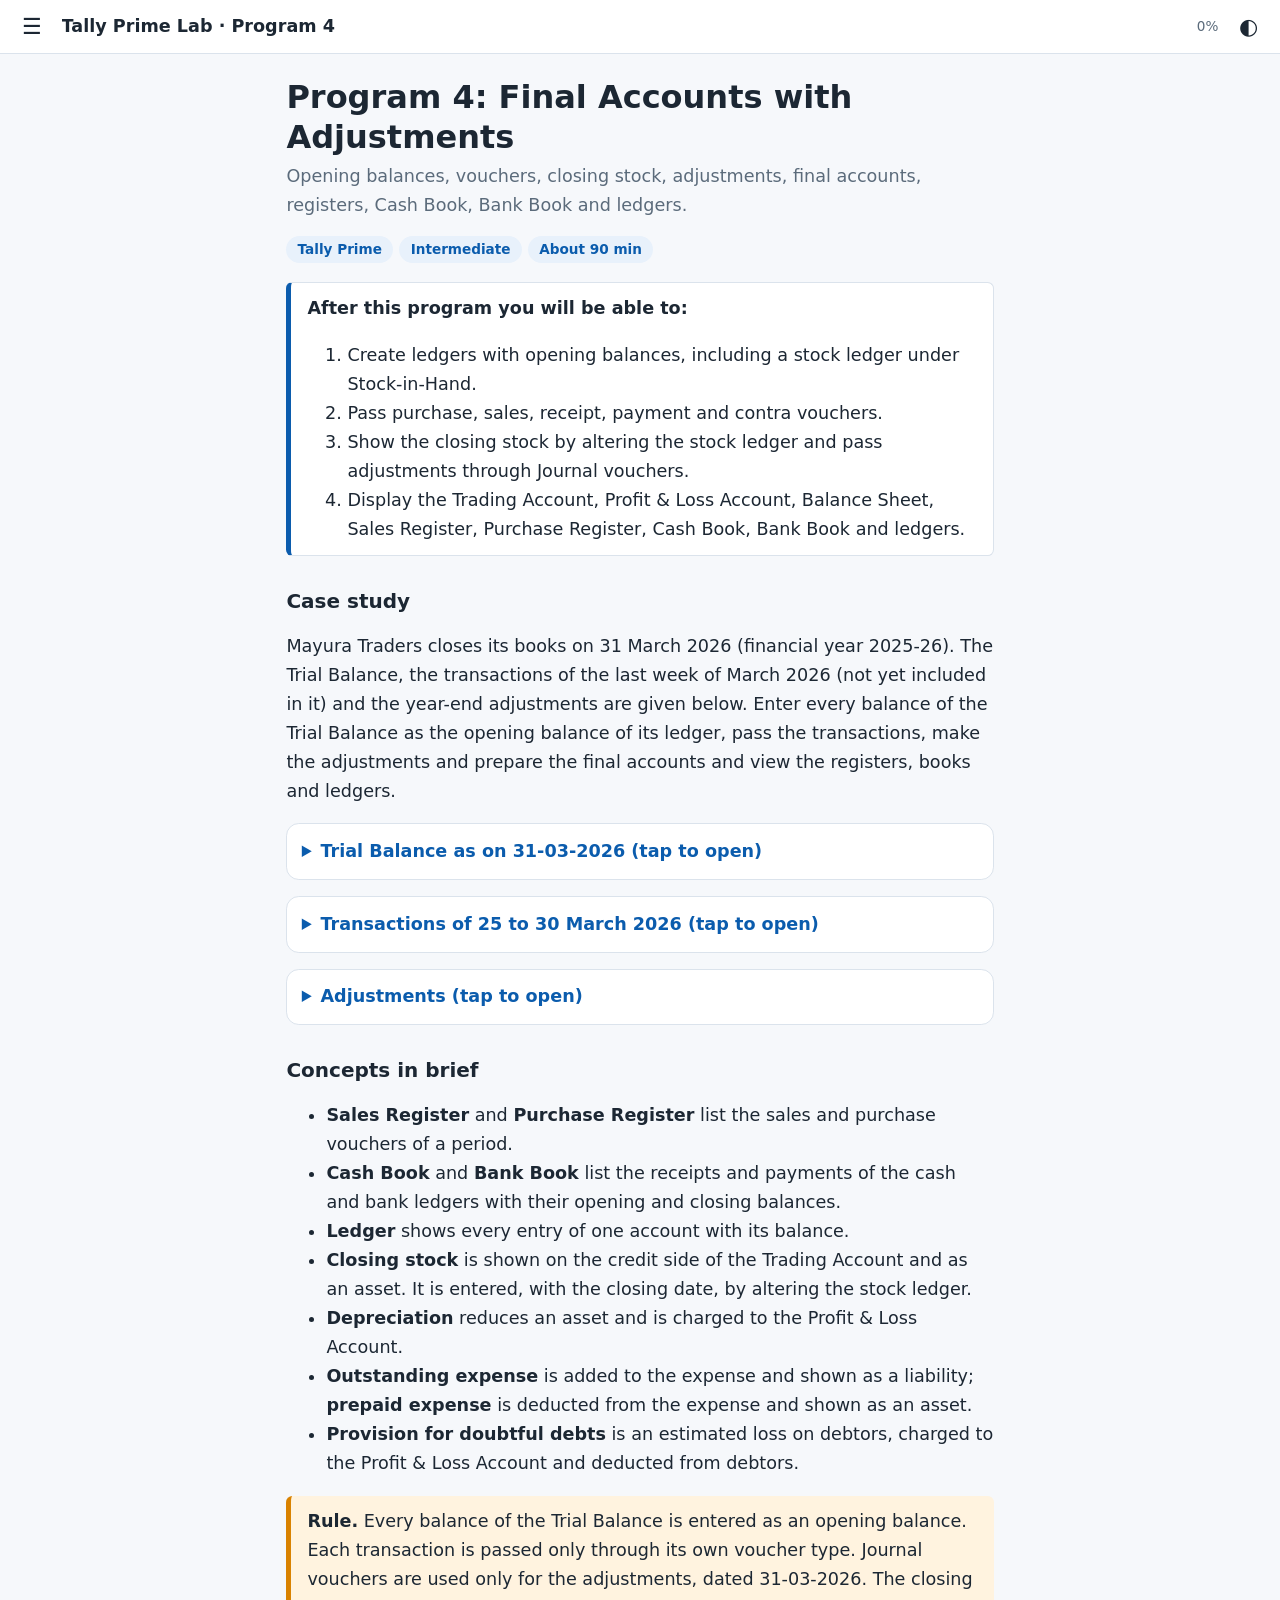
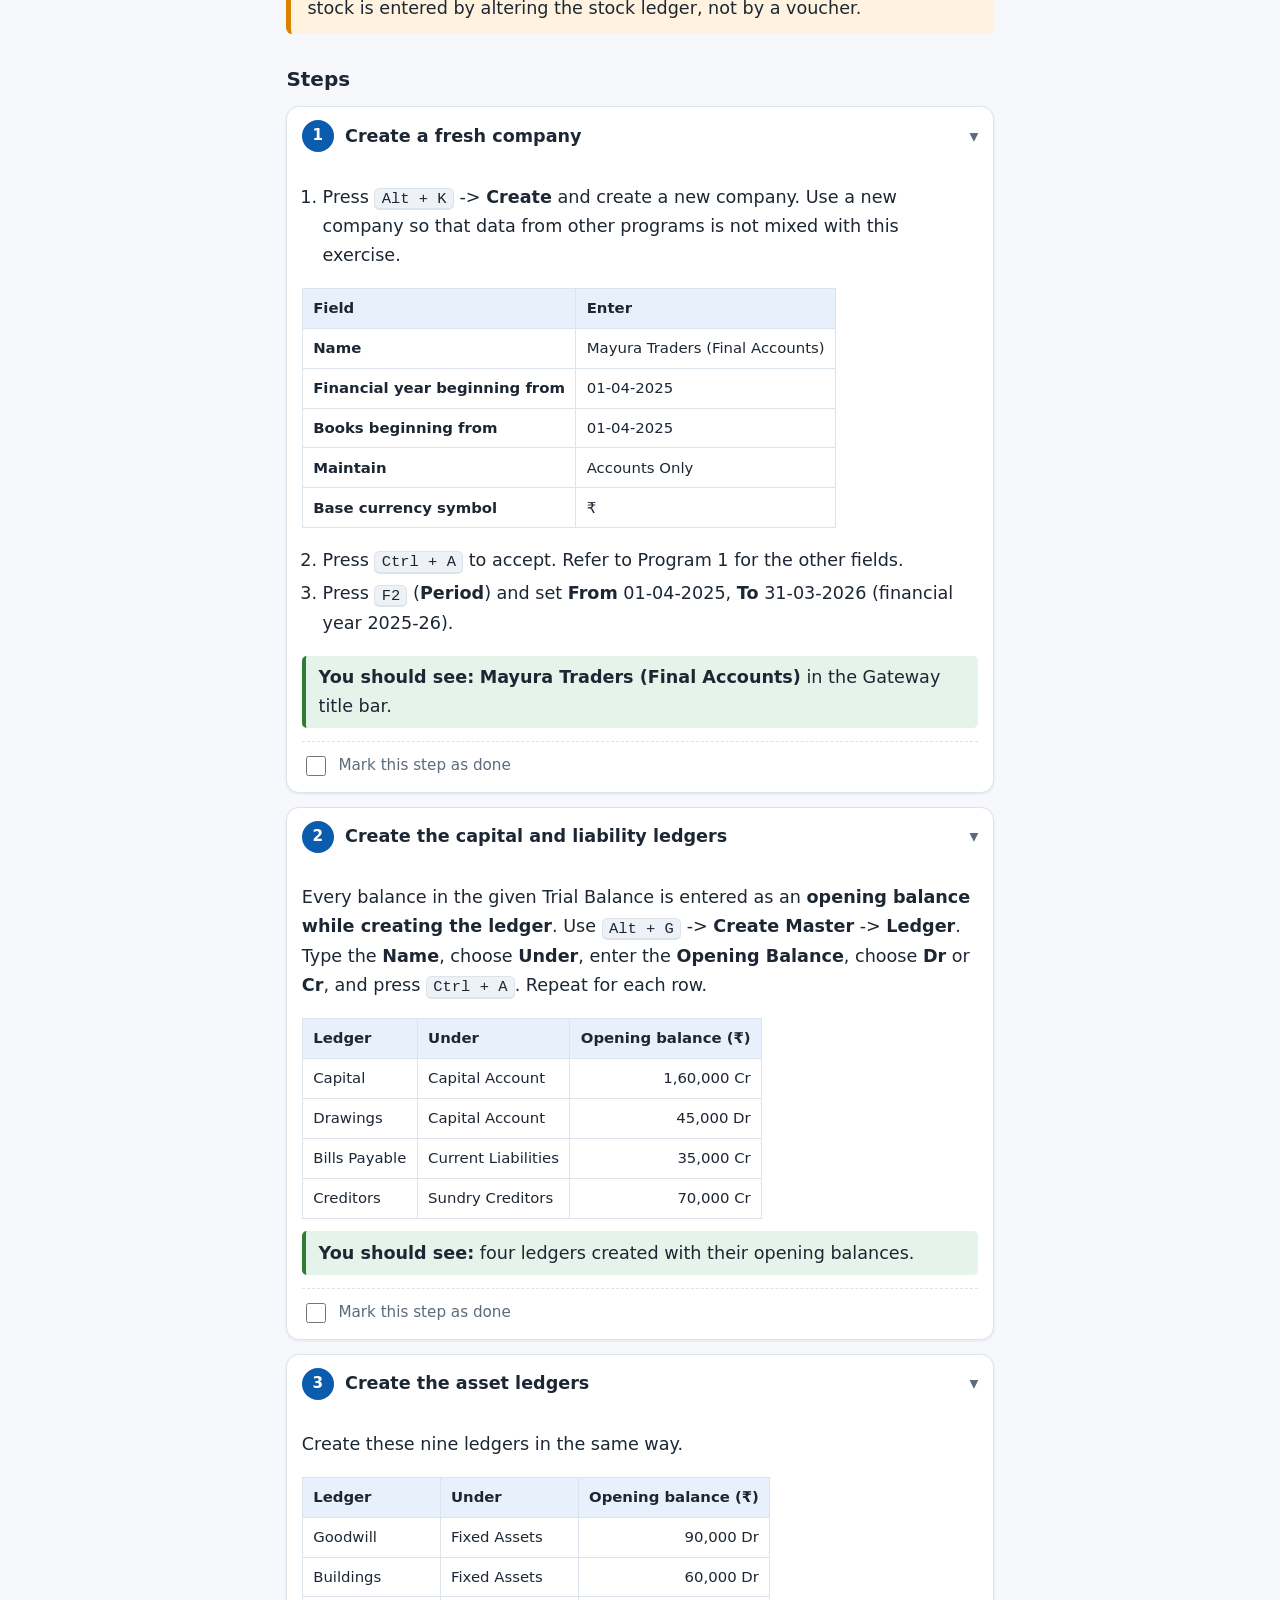
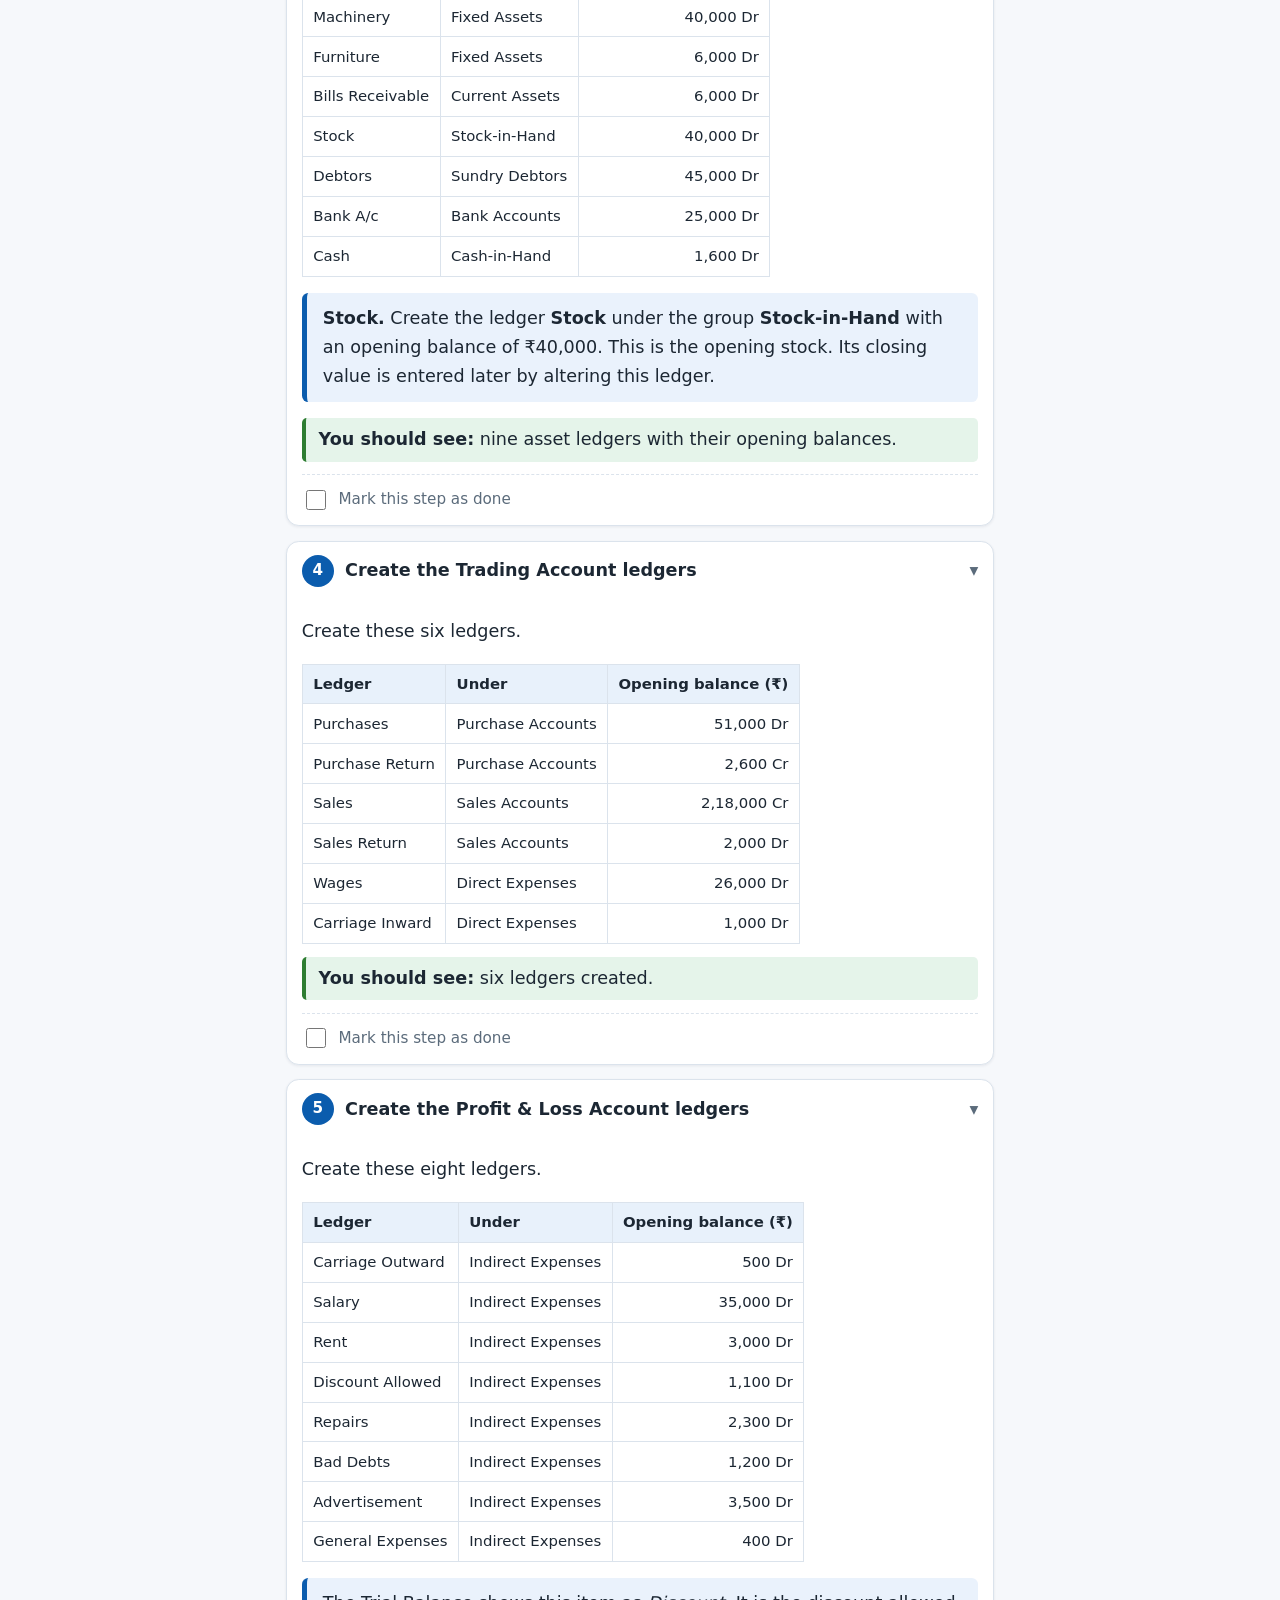
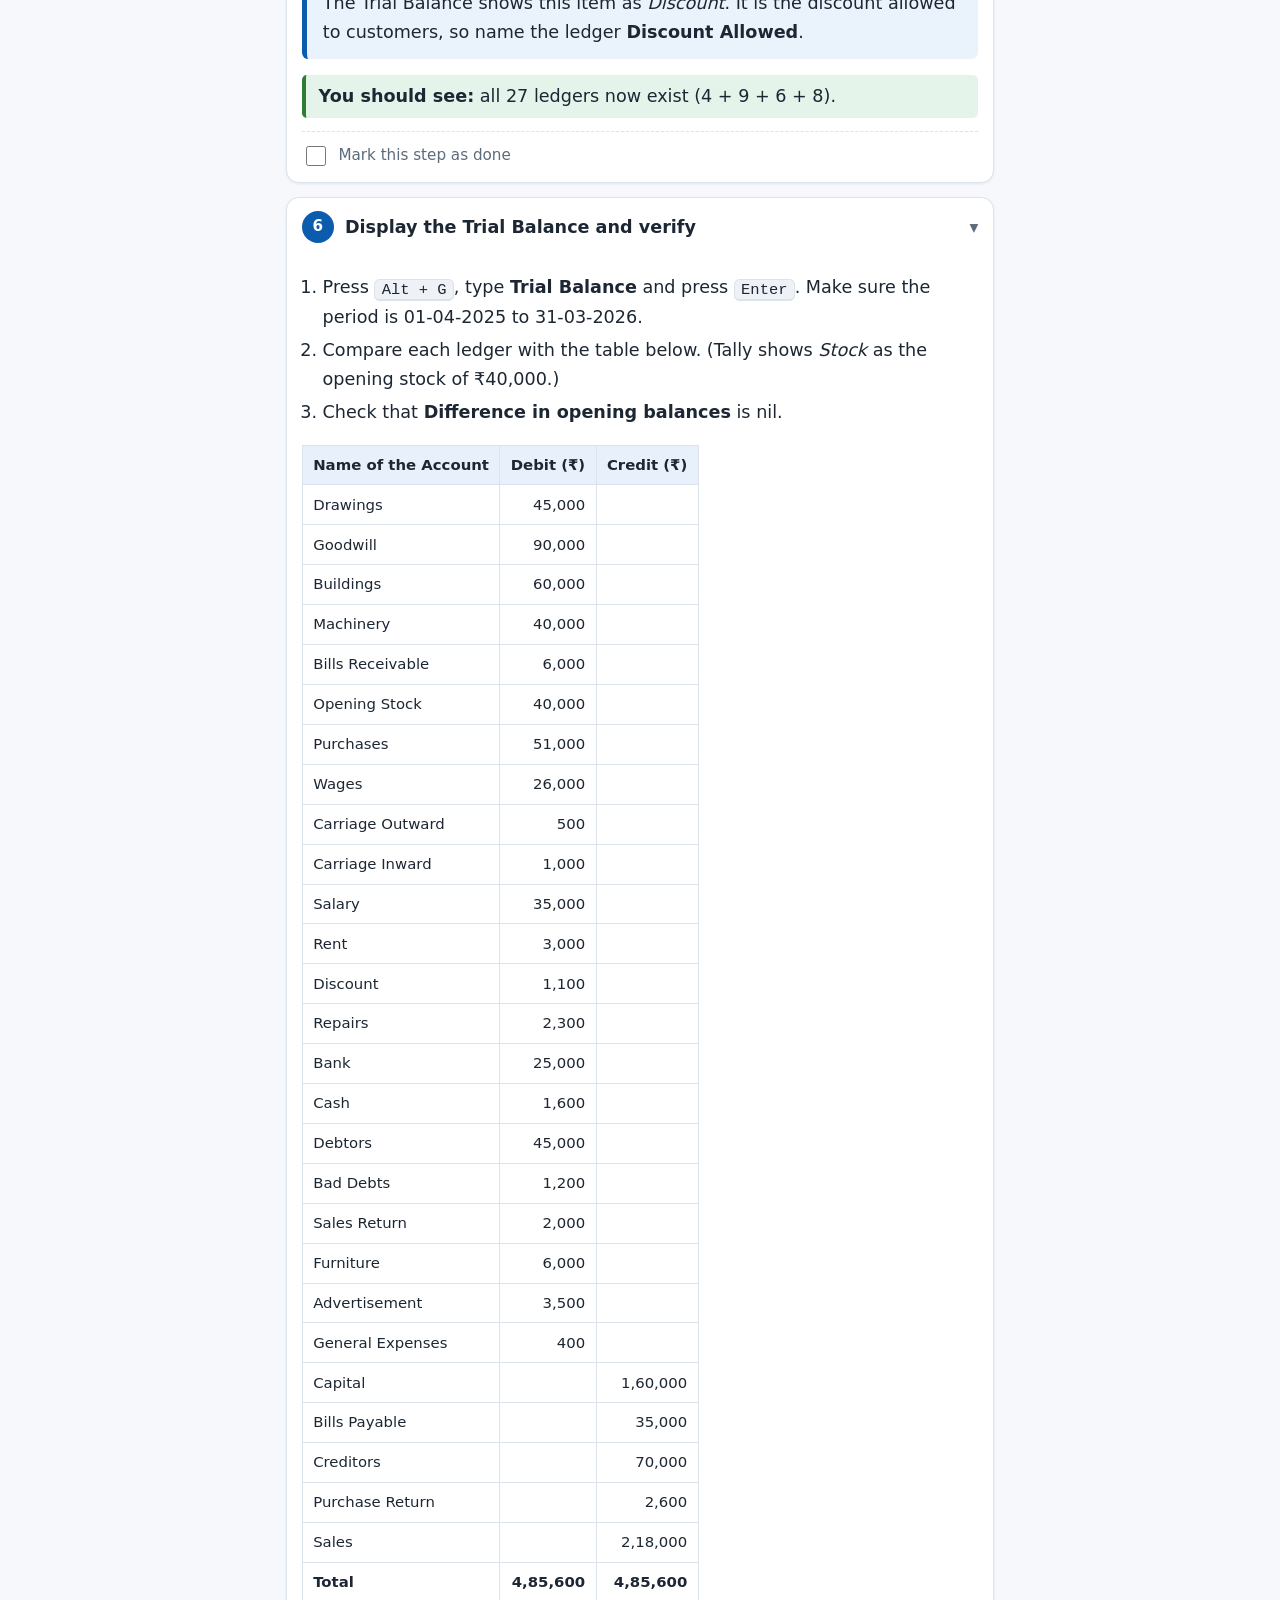
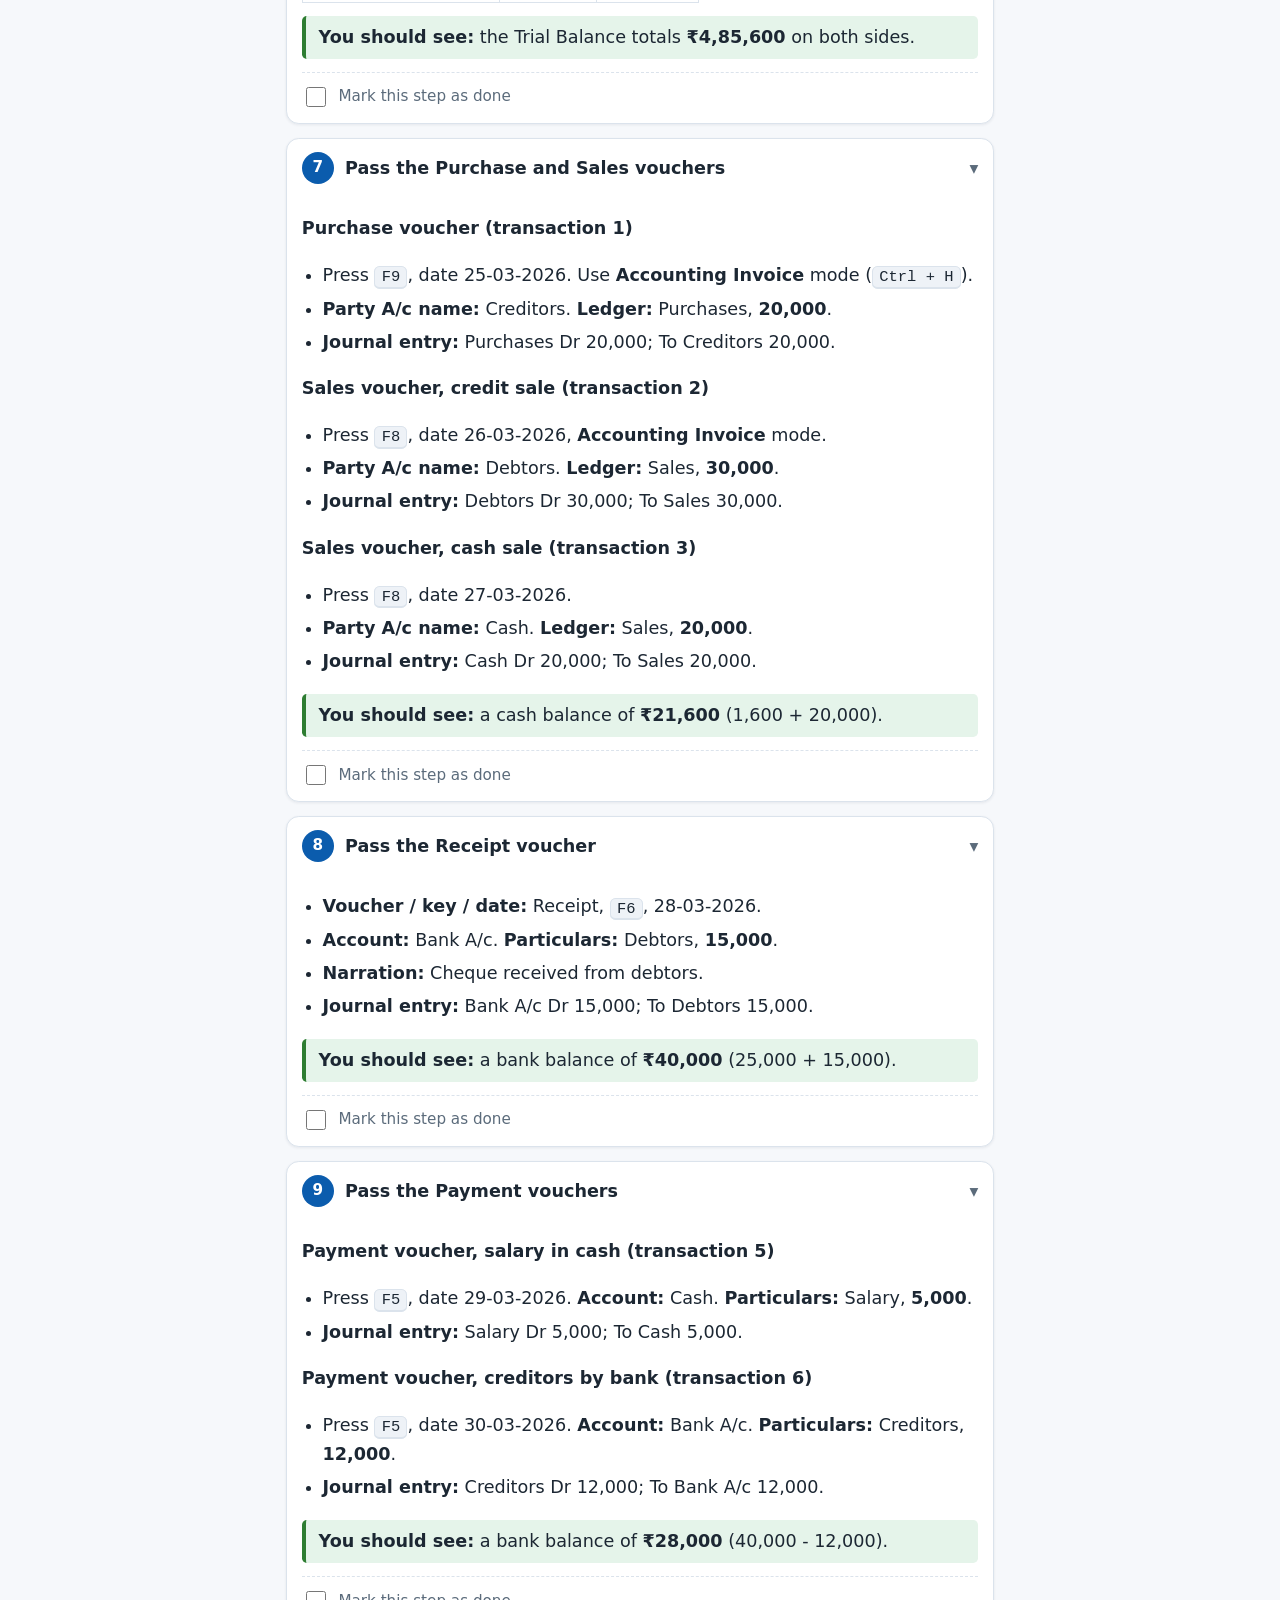
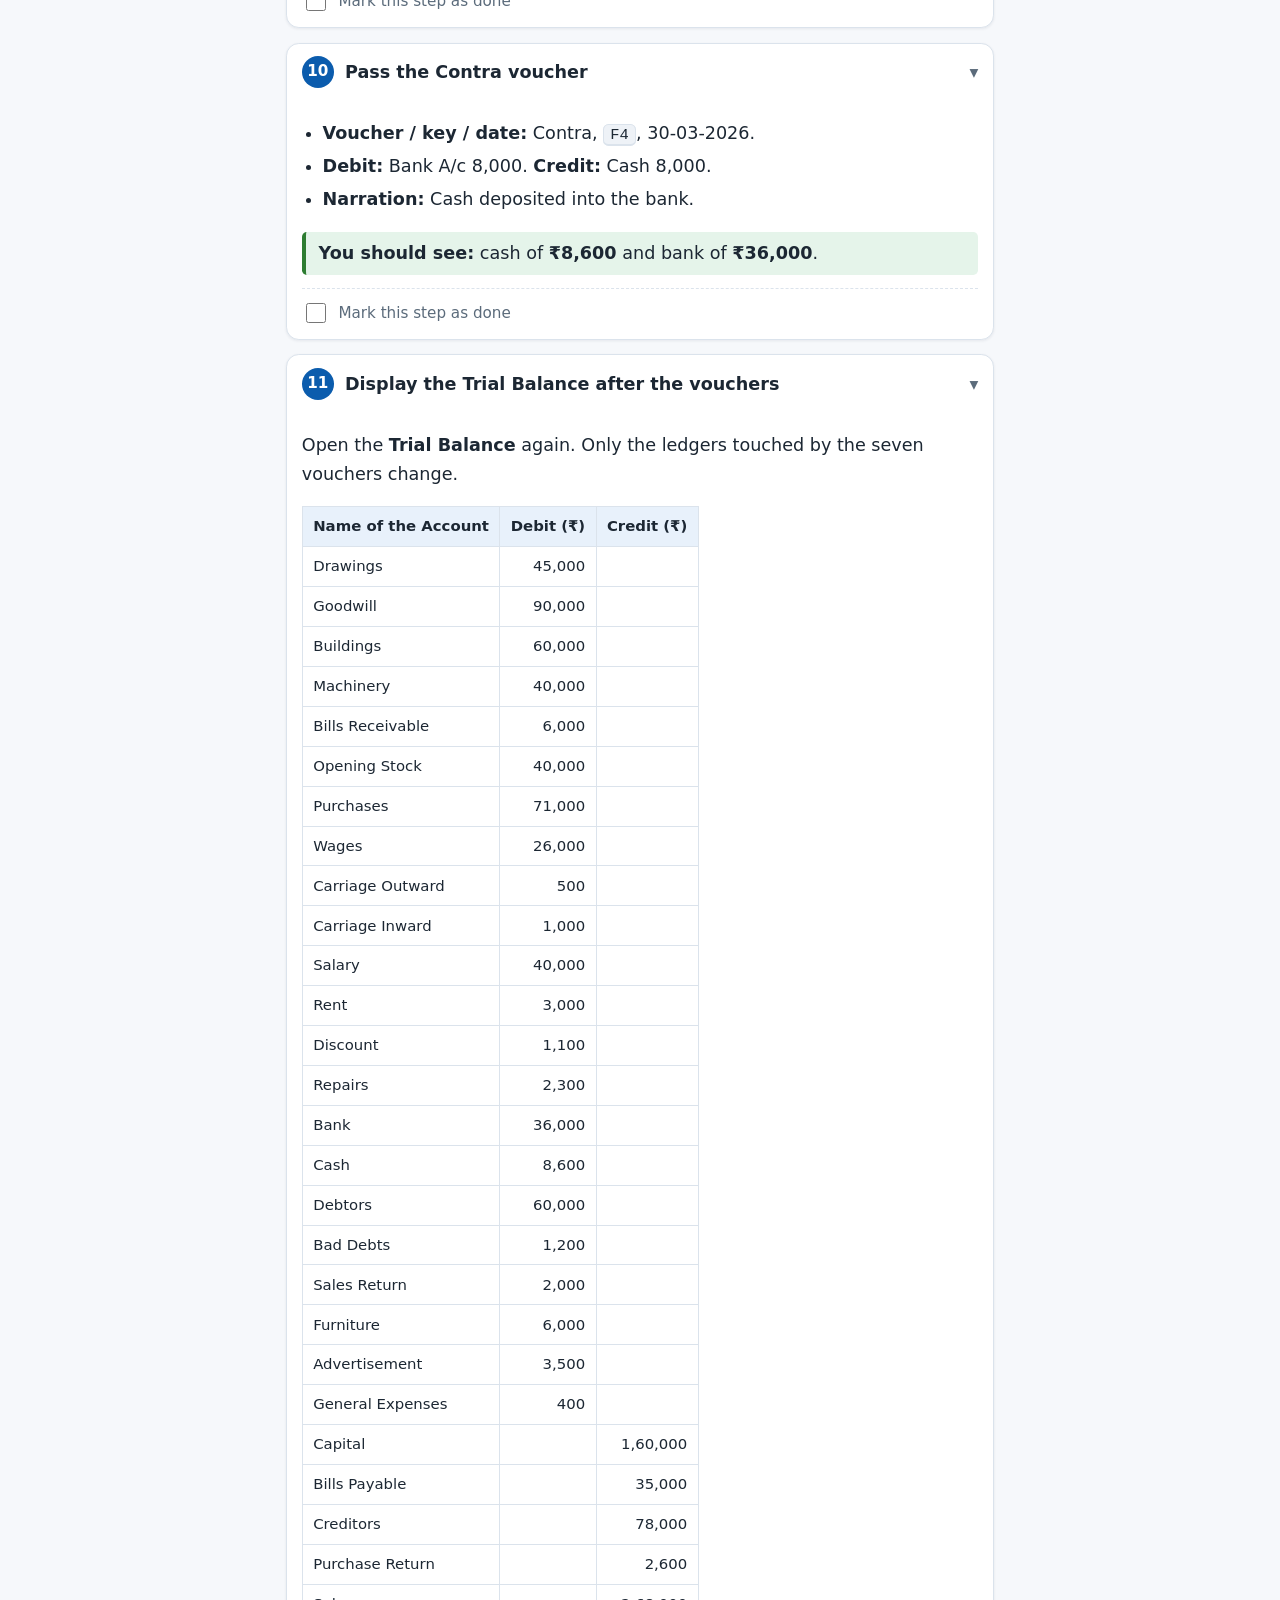
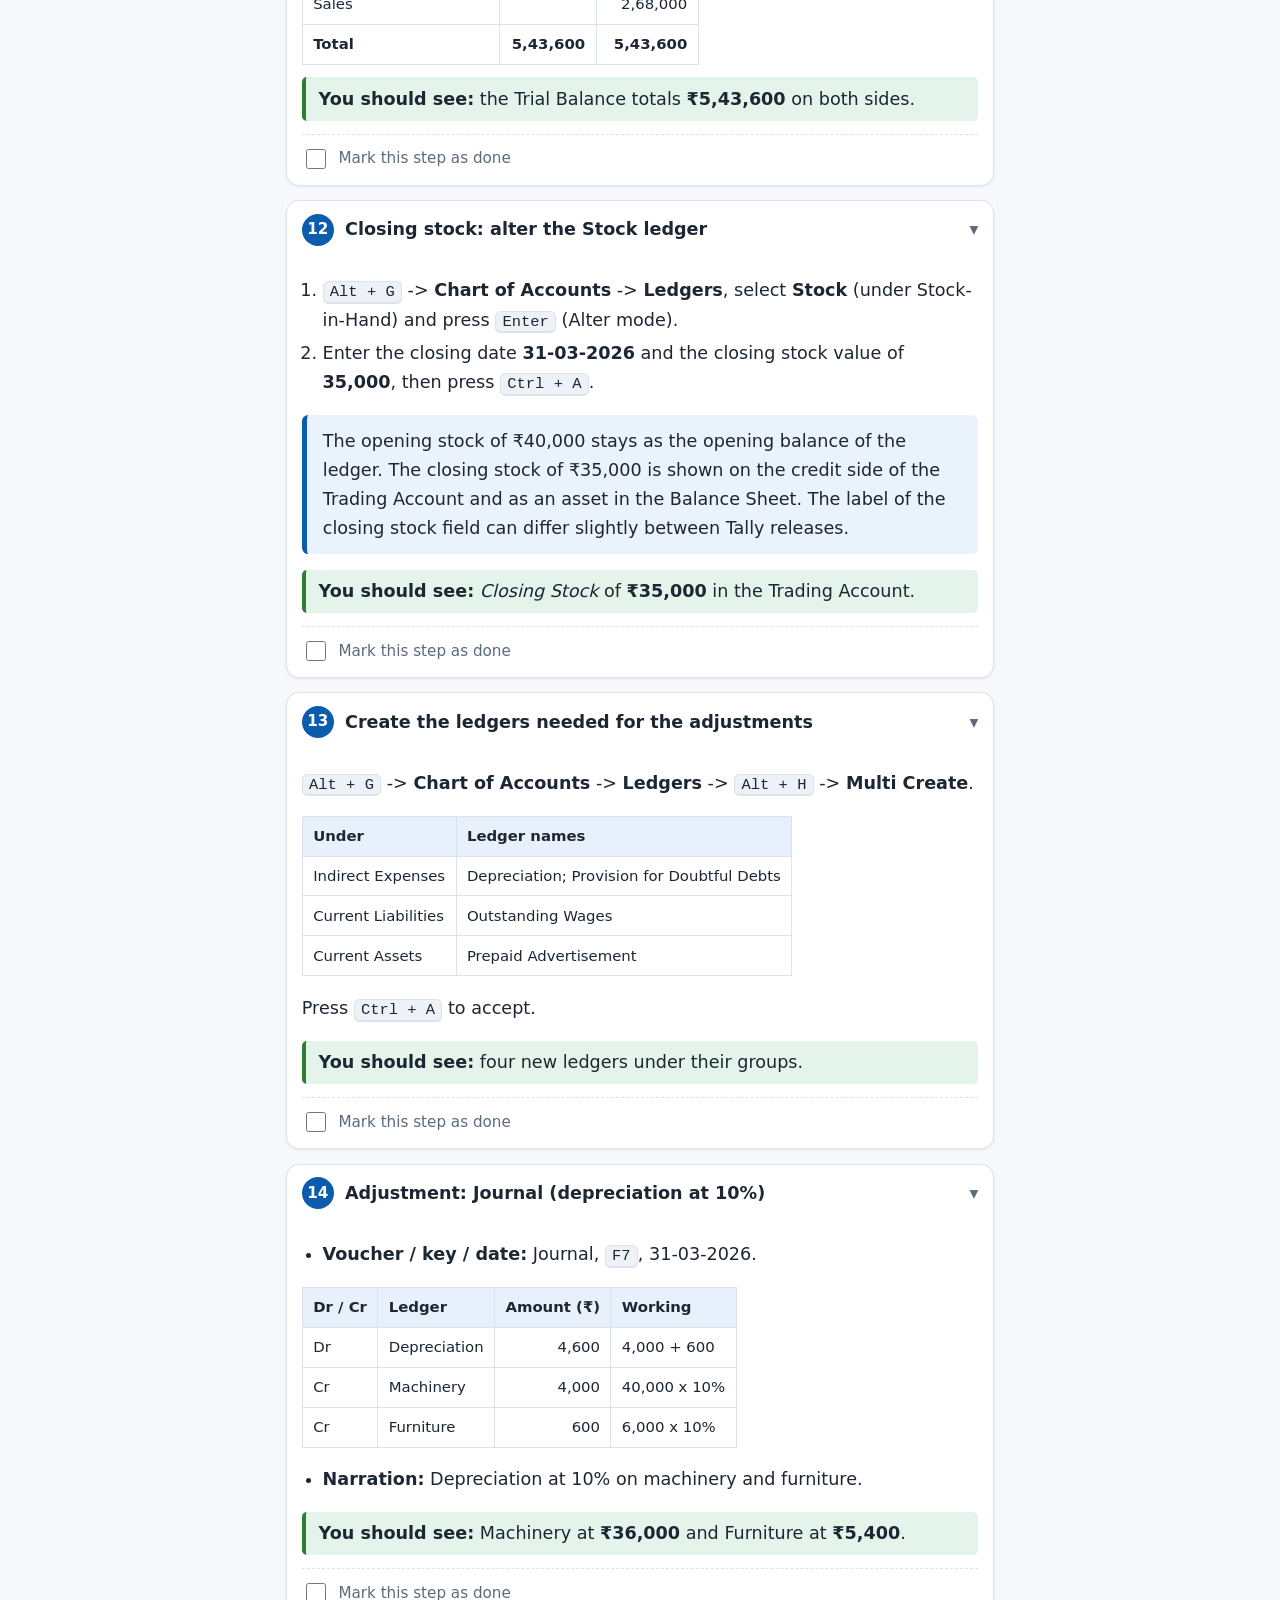
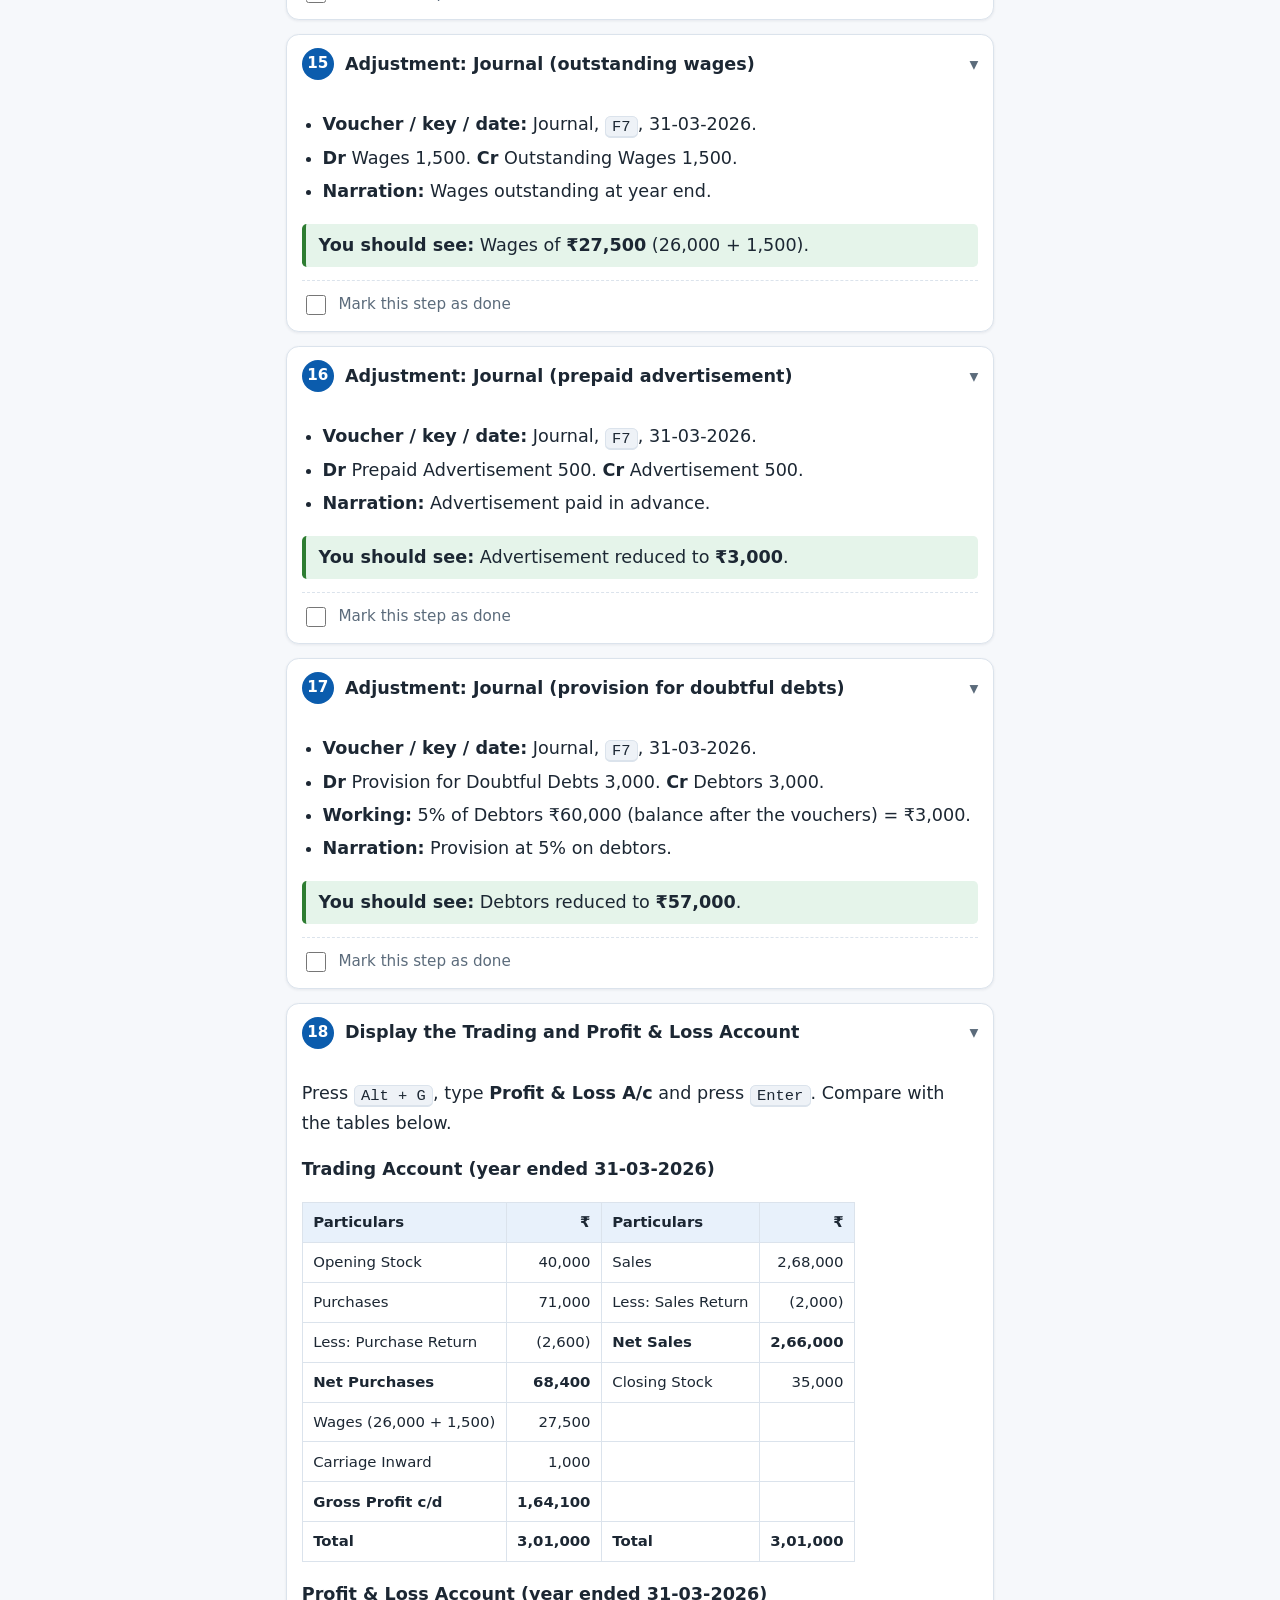
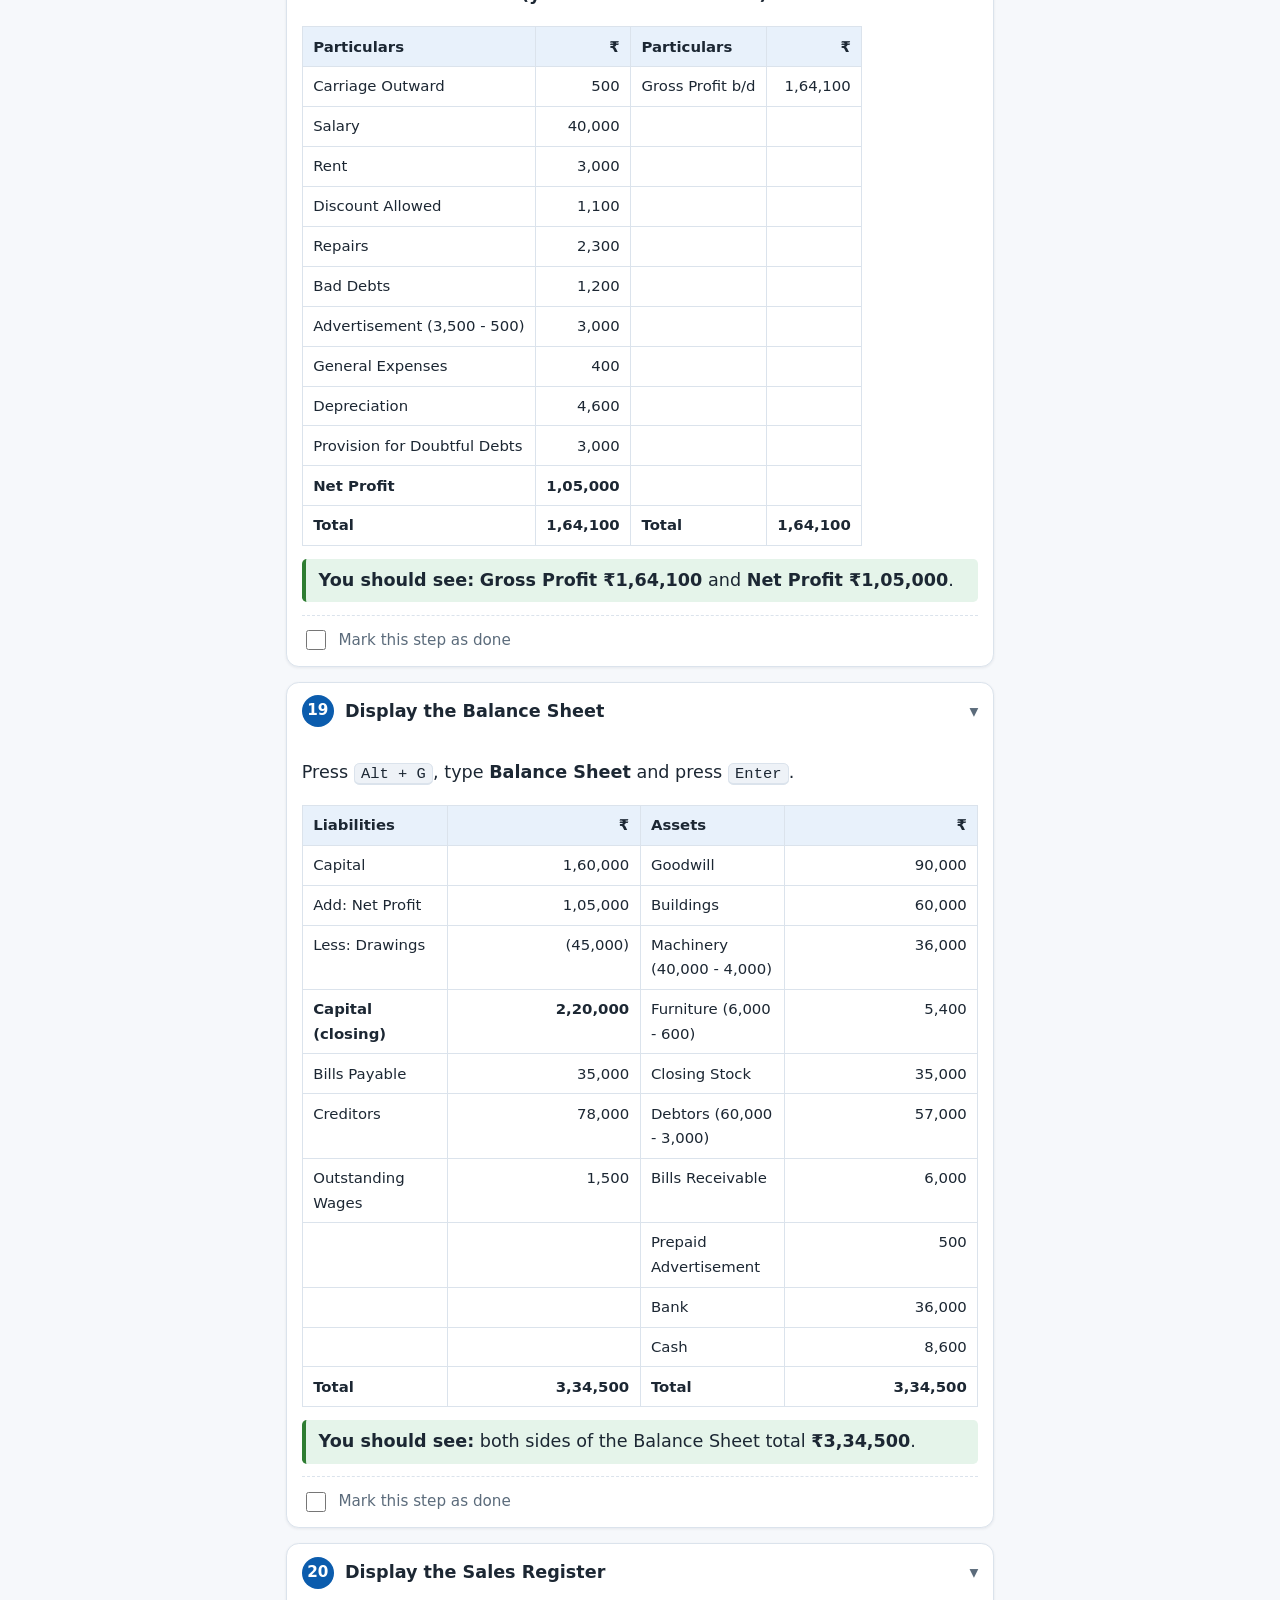
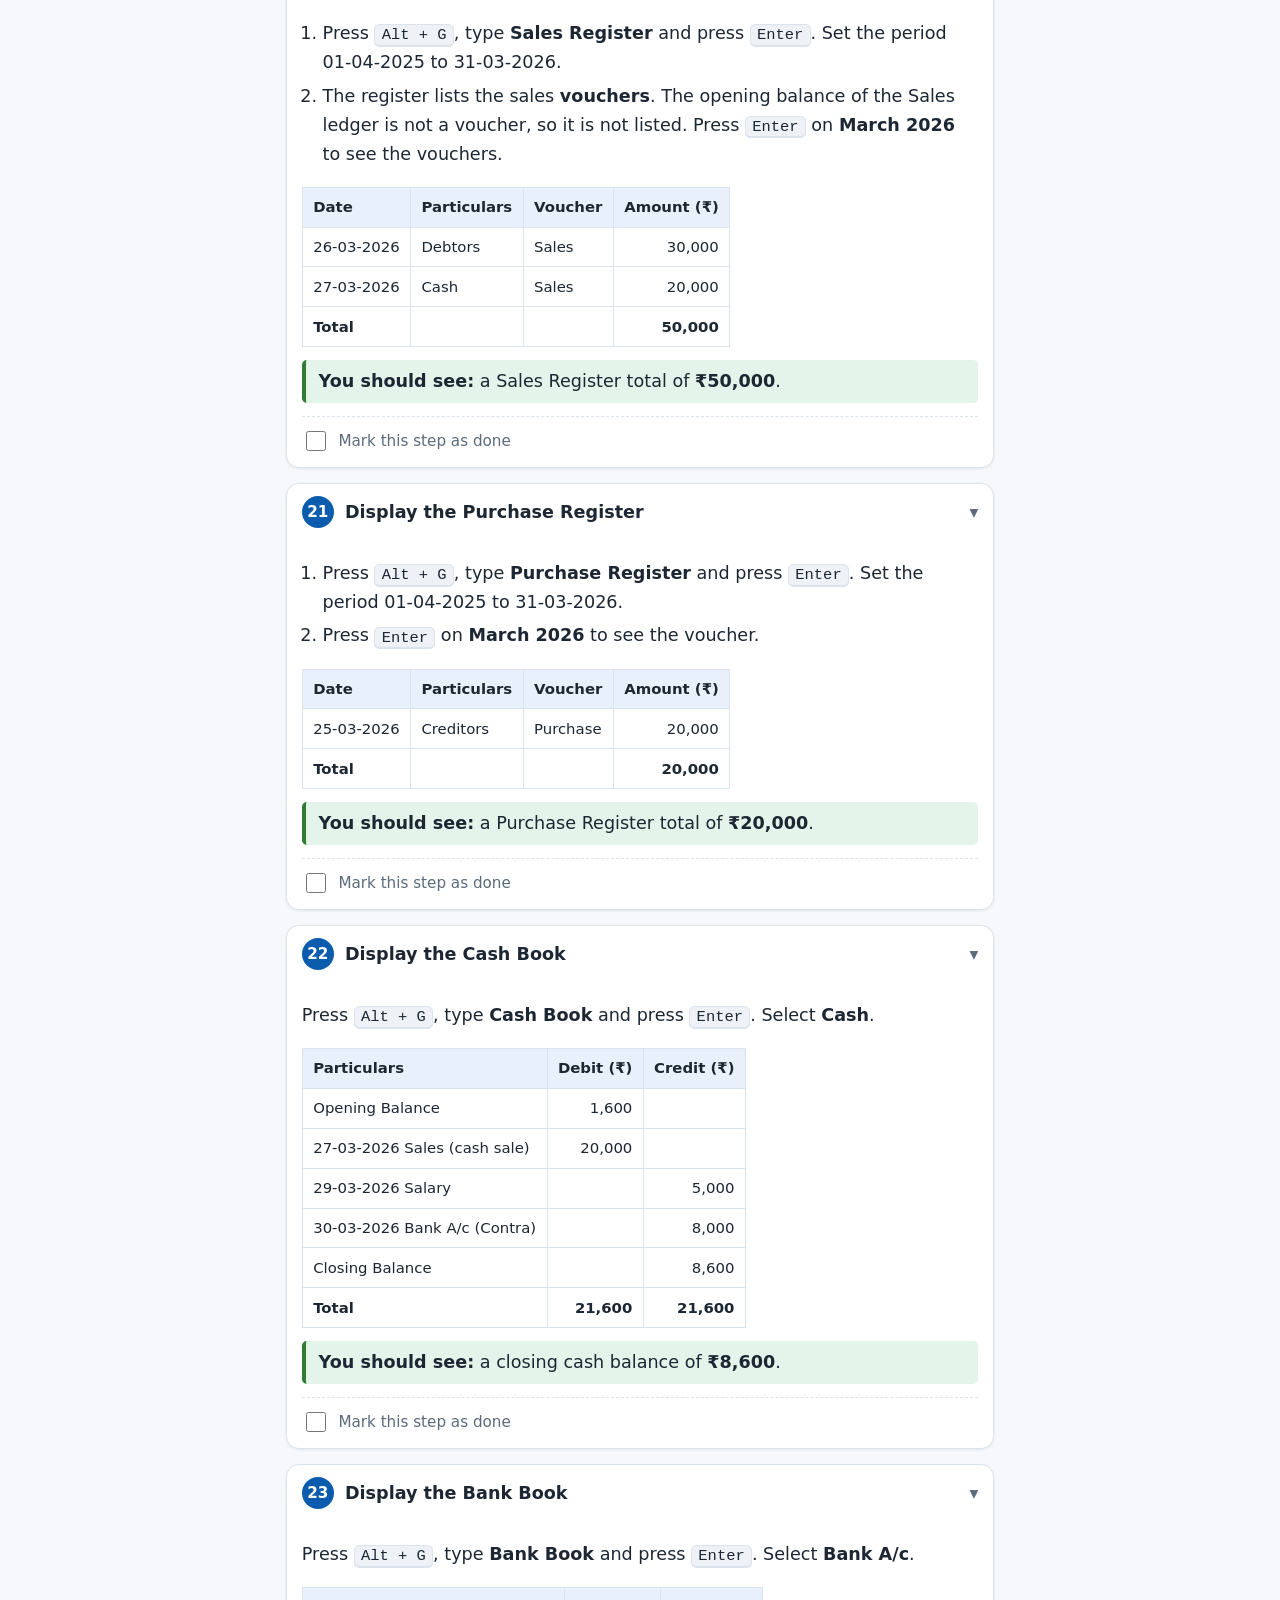
<file: program-4.html>
<!doctype html>
<html lang="en">
<head>
<meta charset="utf-8">
<meta name="viewport" content="width=device-width, initial-scale=1, viewport-fit=cover">
<meta name="color-scheme" content="light dark">
<title>Program 4: Final Accounts with Adjustments | Tally Prime Lab</title>
<meta name="description" content="Opening balances, vouchers, closing stock, adjustments, final accounts, registers, Cash Book, Bank Book and ledgers.">
<link rel="stylesheet" href="style.css">
<script src="programs.js"></script>
<script src="script.js" defer></script>
</head>
<body data-program="4">
<main>
<h1>Program 4: Final Accounts with Adjustments</h1>
<p class="lead">Opening balances, vouchers, closing stock, adjustments, final accounts, registers, Cash Book, Bank Book and ledgers.</p>
<div class="meta"><span class="chip">Tally Prime</span><span class="chip">Intermediate</span><span class="chip">About 90 min</span></div>
<noscript><p class="warning">Menu and progress ticks need JavaScript. <a href="index.html">Back to all programs</a>.</p></noscript>
<div class="objectives"><strong>After this program you will be able to:</strong><ol><li>Create ledgers with opening balances, including a stock ledger under Stock-in-Hand.</li><li>Pass purchase, sales, receipt, payment and contra vouchers.</li><li>Show the closing stock by altering the stock ledger and pass adjustments through Journal vouchers.</li><li>Display the Trading Account, Profit & Loss Account, Balance Sheet, Sales Register, Purchase Register, Cash Book, Bank Book and ledgers.</li></ol></div><h2>Case study</h2><p>Mayura Traders closes its books on 31 March 2026 (financial year 2025-26). The Trial Balance, the transactions of the last week of March 2026 (not yet included in it) and the year-end adjustments are given below. Enter every balance of the Trial Balance as the opening balance of its ledger, pass the transactions, make the adjustments and prepare the final accounts and view the registers, books and ledgers.</p><details class="case"><summary>Trial Balance as on 31-03-2026 (tap to open)</summary><table>
<thead>
<tr class="header">
<th>Name of the Account</th>
<th style="text-align: right;">Debit (₹)</th>
<th style="text-align: right;">Credit (₹)</th>
</tr>
</thead>
<tbody>
<tr class="odd">
<td>Drawings</td>
<td style="text-align: right;">45,000</td>
<td style="text-align: right;"></td>
</tr>
<tr class="even">
<td>Goodwill</td>
<td style="text-align: right;">90,000</td>
<td style="text-align: right;"></td>
</tr>
<tr class="odd">
<td>Buildings</td>
<td style="text-align: right;">60,000</td>
<td style="text-align: right;"></td>
</tr>
<tr class="even">
<td>Machinery</td>
<td style="text-align: right;">40,000</td>
<td style="text-align: right;"></td>
</tr>
<tr class="odd">
<td>Bills Receivable</td>
<td style="text-align: right;">6,000</td>
<td style="text-align: right;"></td>
</tr>
<tr class="even">
<td>Opening Stock</td>
<td style="text-align: right;">40,000</td>
<td style="text-align: right;"></td>
</tr>
<tr class="odd">
<td>Purchases</td>
<td style="text-align: right;">51,000</td>
<td style="text-align: right;"></td>
</tr>
<tr class="even">
<td>Wages</td>
<td style="text-align: right;">26,000</td>
<td style="text-align: right;"></td>
</tr>
<tr class="odd">
<td>Carriage Outward</td>
<td style="text-align: right;">500</td>
<td style="text-align: right;"></td>
</tr>
<tr class="even">
<td>Carriage Inward</td>
<td style="text-align: right;">1,000</td>
<td style="text-align: right;"></td>
</tr>
<tr class="odd">
<td>Salary</td>
<td style="text-align: right;">35,000</td>
<td style="text-align: right;"></td>
</tr>
<tr class="even">
<td>Rent</td>
<td style="text-align: right;">3,000</td>
<td style="text-align: right;"></td>
</tr>
<tr class="odd">
<td>Discount</td>
<td style="text-align: right;">1,100</td>
<td style="text-align: right;"></td>
</tr>
<tr class="even">
<td>Repairs</td>
<td style="text-align: right;">2,300</td>
<td style="text-align: right;"></td>
</tr>
<tr class="odd">
<td>Bank</td>
<td style="text-align: right;">25,000</td>
<td style="text-align: right;"></td>
</tr>
<tr class="even">
<td>Cash</td>
<td style="text-align: right;">1,600</td>
<td style="text-align: right;"></td>
</tr>
<tr class="odd">
<td>Debtors</td>
<td style="text-align: right;">45,000</td>
<td style="text-align: right;"></td>
</tr>
<tr class="even">
<td>Bad Debts</td>
<td style="text-align: right;">1,200</td>
<td style="text-align: right;"></td>
</tr>
<tr class="odd">
<td>Sales Return</td>
<td style="text-align: right;">2,000</td>
<td style="text-align: right;"></td>
</tr>
<tr class="even">
<td>Furniture</td>
<td style="text-align: right;">6,000</td>
<td style="text-align: right;"></td>
</tr>
<tr class="odd">
<td>Advertisement</td>
<td style="text-align: right;">3,500</td>
<td style="text-align: right;"></td>
</tr>
<tr class="even">
<td>General Expenses</td>
<td style="text-align: right;">400</td>
<td style="text-align: right;"></td>
</tr>
<tr class="odd">
<td>Capital</td>
<td style="text-align: right;"></td>
<td style="text-align: right;">1,60,000</td>
</tr>
<tr class="even">
<td>Bills Payable</td>
<td style="text-align: right;"></td>
<td style="text-align: right;">35,000</td>
</tr>
<tr class="odd">
<td>Creditors</td>
<td style="text-align: right;"></td>
<td style="text-align: right;">70,000</td>
</tr>
<tr class="even">
<td>Purchase Return</td>
<td style="text-align: right;"></td>
<td style="text-align: right;">2,600</td>
</tr>
<tr class="odd">
<td>Sales</td>
<td style="text-align: right;"></td>
<td style="text-align: right;">2,18,000</td>
</tr>
<tr class="even">
<td><strong>Total</strong></td>
<td style="text-align: right;"><strong>4,85,600</strong></td>
<td style="text-align: right;"><strong>4,85,600</strong></td>
</tr>
</tbody>
</table>
</details><details class="case"><summary>Transactions of 25 to 30 March 2026 (tap to open)</summary><table>
<colgroup>
<col style="width: 33%" />
<col style="width: 33%" />
<col style="width: 33%" />
</colgroup>
<thead>
<tr class="header">
<th>No.</th>
<th>Date</th>
<th>Transaction</th>
</tr>
</thead>
<tbody>
<tr class="odd">
<td>1</td>
<td>25-Mar-2026</td>
<td>Purchased goods on credit from a supplier (Creditors) ₹20,000.</td>
</tr>
<tr class="even">
<td>2</td>
<td>26-Mar-2026</td>
<td>Sold goods on credit to a customer (Debtors) ₹30,000.</td>
</tr>
<tr class="odd">
<td>3</td>
<td>27-Mar-2026</td>
<td>Cash sales ₹20,000.</td>
</tr>
<tr class="even">
<td>4</td>
<td>28-Mar-2026</td>
<td>Received ₹15,000 from debtors by cheque into the bank.</td>
</tr>
<tr class="odd">
<td>5</td>
<td>29-Mar-2026</td>
<td>Paid salary ₹5,000 in cash.</td>
</tr>
<tr class="even">
<td>6</td>
<td>30-Mar-2026</td>
<td>Paid creditors ₹12,000 through the bank.</td>
</tr>
<tr class="odd">
<td>7</td>
<td>30-Mar-2026</td>
<td>Deposited ₹8,000 cash into the bank.</td>
</tr>
</tbody>
</table>
</details><details class="case"><summary>Adjustments (tap to open)</summary><table>
<thead>
<tr class="header">
<th>No.</th>
<th>Adjustment</th>
</tr>
</thead>
<tbody>
<tr class="odd">
<td>1</td>
<td>Closing stock: ₹35,000</td>
</tr>
<tr class="even">
<td>2</td>
<td>Provide depreciation at 10% on Machinery and Furniture</td>
</tr>
<tr class="odd">
<td>3</td>
<td>Outstanding wages: ₹1,500</td>
</tr>
<tr class="even">
<td>4</td>
<td>Prepaid advertisement: ₹500</td>
</tr>
<tr class="odd">
<td>5</td>
<td>Create 5% provision for doubtful debts on debtors</td>
</tr>
</tbody>
</table>
</details><h2>Concepts in brief</h2><ul><li><strong>Sales Register</strong> and <strong>Purchase Register</strong> list the sales and purchase vouchers of a period.</li><li><strong>Cash Book</strong> and <strong>Bank Book</strong> list the receipts and payments of the cash and bank ledgers with their opening and closing balances.</li><li><strong>Ledger</strong> shows every entry of one account with its balance.</li><li><strong>Closing stock</strong> is shown on the credit side of the Trading Account and as an asset. It is entered, with the closing date, by altering the stock ledger.</li><li><strong>Depreciation</strong> reduces an asset and is charged to the Profit &amp; Loss Account.</li><li><strong>Outstanding expense</strong> is added to the expense and shown as a liability; <strong>prepaid expense</strong> is deducted from the expense and shown as an asset.</li><li><strong>Provision for doubtful debts</strong> is an estimated loss on debtors, charged to the Profit &amp; Loss Account and deducted from debtors.</li></ul><div class="warning"><strong>Rule.</strong> Every balance of the Trial Balance is entered as an opening balance. Each transaction is passed only through its own voucher type. Journal vouchers are used only for the adjustments, dated 31-03-2026. The closing stock is entered by altering the stock ledger, not by a voucher.</div><h2>Steps</h2><section class="step" id="p4-s1"><details open><summary data-title="Create a fresh company"><span class="num"><span>1</span></span><span>Create a fresh company</span></summary>
<div class="stepbody"><ol type="1">
<li>Press <code>Alt + K</code> -&gt; <strong>Create</strong> and create a new company. Use a new company so that data from other programs is not mixed with this exercise.</li>
</ol>
<table>
<thead>
<tr class="header">
<th>Field</th>
<th>Enter</th>
</tr>
</thead>
<tbody>
<tr class="odd">
<td><strong>Name</strong></td>
<td>Mayura Traders (Final Accounts)</td>
</tr>
<tr class="even">
<td><strong>Financial year beginning from</strong></td>
<td>01-04-2025</td>
</tr>
<tr class="odd">
<td><strong>Books beginning from</strong></td>
<td>01-04-2025</td>
</tr>
<tr class="even">
<td><strong>Maintain</strong></td>
<td>Accounts Only</td>
</tr>
<tr class="odd">
<td><strong>Base currency symbol</strong></td>
<td>₹</td>
</tr>
</tbody>
</table>
<ol start="2" type="1">
<li>Press <code>Ctrl + A</code> to accept. Refer to Program 1 for the other fields.</li>
<li>Press <code>F2</code> (<strong>Period</strong>) and set <strong>From</strong> 01-04-2025, <strong>To</strong> 31-03-2026 (financial year 2025-26).</li>
</ol>
<div class="see"><strong>You should see:</strong> <strong>Mayura Traders (Final Accounts)</strong> in the Gateway title bar.
</div><label class="done-row"><input type="checkbox" data-key="p4-s1" data-collapse> Mark this step as done</label></div></details></section><section class="step" id="p4-s2"><details open><summary data-title="Create the capital and liability ledgers"><span class="num"><span>2</span></span><span>Create the capital and liability ledgers</span></summary>
<div class="stepbody"><p>Every balance in the given Trial Balance is entered as an <strong>opening balance while creating the ledger</strong>. Use <code>Alt + G</code> -&gt; <strong>Create Master</strong> -&gt; <strong>Ledger</strong>. Type the <strong>Name</strong>, choose <strong>Under</strong>, enter the <strong>Opening Balance</strong>, choose <strong>Dr</strong> or <strong>Cr</strong>, and press <code>Ctrl + A</code>. Repeat for each row.</p>
<table>
<thead>
<tr class="header">
<th>Ledger</th>
<th>Under</th>
<th style="text-align: right;">Opening balance (₹)</th>
</tr>
</thead>
<tbody>
<tr class="odd">
<td>Capital</td>
<td>Capital Account</td>
<td style="text-align: right;">1,60,000 Cr</td>
</tr>
<tr class="even">
<td>Drawings</td>
<td>Capital Account</td>
<td style="text-align: right;">45,000 Dr</td>
</tr>
<tr class="odd">
<td>Bills Payable</td>
<td>Current Liabilities</td>
<td style="text-align: right;">35,000 Cr</td>
</tr>
<tr class="even">
<td>Creditors</td>
<td>Sundry Creditors</td>
<td style="text-align: right;">70,000 Cr</td>
</tr>
</tbody>
</table>
<div class="see"><strong>You should see:</strong> four ledgers created with their opening balances.
</div><label class="done-row"><input type="checkbox" data-key="p4-s2" data-collapse> Mark this step as done</label></div></details></section><section class="step" id="p4-s3"><details open><summary data-title="Create the asset ledgers"><span class="num"><span>3</span></span><span>Create the asset ledgers</span></summary>
<div class="stepbody"><p>Create these nine ledgers in the same way.</p>
<table>
<thead>
<tr class="header">
<th>Ledger</th>
<th>Under</th>
<th style="text-align: right;">Opening balance (₹)</th>
</tr>
</thead>
<tbody>
<tr class="odd">
<td>Goodwill</td>
<td>Fixed Assets</td>
<td style="text-align: right;">90,000 Dr</td>
</tr>
<tr class="even">
<td>Buildings</td>
<td>Fixed Assets</td>
<td style="text-align: right;">60,000 Dr</td>
</tr>
<tr class="odd">
<td>Machinery</td>
<td>Fixed Assets</td>
<td style="text-align: right;">40,000 Dr</td>
</tr>
<tr class="even">
<td>Furniture</td>
<td>Fixed Assets</td>
<td style="text-align: right;">6,000 Dr</td>
</tr>
<tr class="odd">
<td>Bills Receivable</td>
<td>Current Assets</td>
<td style="text-align: right;">6,000 Dr</td>
</tr>
<tr class="even">
<td>Stock</td>
<td>Stock-in-Hand</td>
<td style="text-align: right;">40,000 Dr</td>
</tr>
<tr class="odd">
<td>Debtors</td>
<td>Sundry Debtors</td>
<td style="text-align: right;">45,000 Dr</td>
</tr>
<tr class="even">
<td>Bank A/c</td>
<td>Bank Accounts</td>
<td style="text-align: right;">25,000 Dr</td>
</tr>
<tr class="odd">
<td>Cash</td>
<td>Cash-in-Hand</td>
<td style="text-align: right;">1,600 Dr</td>
</tr>
</tbody>
</table>
<div class="note">
<p><strong>Stock.</strong> Create the ledger <strong>Stock</strong> under the group <strong>Stock-in-Hand</strong> with an opening balance of ₹40,000. This is the opening stock. Its closing value is entered later by altering this ledger.</p>
</div>
<div class="see"><strong>You should see:</strong> nine asset ledgers with their opening balances.
</div><label class="done-row"><input type="checkbox" data-key="p4-s3" data-collapse> Mark this step as done</label></div></details></section><section class="step" id="p4-s4"><details open><summary data-title="Create the Trading Account ledgers"><span class="num"><span>4</span></span><span>Create the Trading Account ledgers</span></summary>
<div class="stepbody"><p>Create these six ledgers.</p>
<table>
<thead>
<tr class="header">
<th>Ledger</th>
<th>Under</th>
<th style="text-align: right;">Opening balance (₹)</th>
</tr>
</thead>
<tbody>
<tr class="odd">
<td>Purchases</td>
<td>Purchase Accounts</td>
<td style="text-align: right;">51,000 Dr</td>
</tr>
<tr class="even">
<td>Purchase Return</td>
<td>Purchase Accounts</td>
<td style="text-align: right;">2,600 Cr</td>
</tr>
<tr class="odd">
<td>Sales</td>
<td>Sales Accounts</td>
<td style="text-align: right;">2,18,000 Cr</td>
</tr>
<tr class="even">
<td>Sales Return</td>
<td>Sales Accounts</td>
<td style="text-align: right;">2,000 Dr</td>
</tr>
<tr class="odd">
<td>Wages</td>
<td>Direct Expenses</td>
<td style="text-align: right;">26,000 Dr</td>
</tr>
<tr class="even">
<td>Carriage Inward</td>
<td>Direct Expenses</td>
<td style="text-align: right;">1,000 Dr</td>
</tr>
</tbody>
</table>
<div class="see"><strong>You should see:</strong> six ledgers created.
</div><label class="done-row"><input type="checkbox" data-key="p4-s4" data-collapse> Mark this step as done</label></div></details></section><section class="step" id="p4-s5"><details open><summary data-title="Create the Profit &amp; Loss Account ledgers"><span class="num"><span>5</span></span><span>Create the Profit & Loss Account ledgers</span></summary>
<div class="stepbody"><p>Create these eight ledgers.</p>
<table>
<thead>
<tr class="header">
<th>Ledger</th>
<th>Under</th>
<th style="text-align: right;">Opening balance (₹)</th>
</tr>
</thead>
<tbody>
<tr class="odd">
<td>Carriage Outward</td>
<td>Indirect Expenses</td>
<td style="text-align: right;">500 Dr</td>
</tr>
<tr class="even">
<td>Salary</td>
<td>Indirect Expenses</td>
<td style="text-align: right;">35,000 Dr</td>
</tr>
<tr class="odd">
<td>Rent</td>
<td>Indirect Expenses</td>
<td style="text-align: right;">3,000 Dr</td>
</tr>
<tr class="even">
<td>Discount Allowed</td>
<td>Indirect Expenses</td>
<td style="text-align: right;">1,100 Dr</td>
</tr>
<tr class="odd">
<td>Repairs</td>
<td>Indirect Expenses</td>
<td style="text-align: right;">2,300 Dr</td>
</tr>
<tr class="even">
<td>Bad Debts</td>
<td>Indirect Expenses</td>
<td style="text-align: right;">1,200 Dr</td>
</tr>
<tr class="odd">
<td>Advertisement</td>
<td>Indirect Expenses</td>
<td style="text-align: right;">3,500 Dr</td>
</tr>
<tr class="even">
<td>General Expenses</td>
<td>Indirect Expenses</td>
<td style="text-align: right;">400 Dr</td>
</tr>
</tbody>
</table>
<div class="note">
<p>The Trial Balance shows this item as <em>Discount</em>. It is the discount allowed to customers, so name the ledger <strong>Discount Allowed</strong>.</p>
</div>
<div class="see"><strong>You should see:</strong> all 27 ledgers now exist (4 + 9 + 6 + 8).
</div><label class="done-row"><input type="checkbox" data-key="p4-s5" data-collapse> Mark this step as done</label></div></details></section><section class="step" id="p4-s6"><details open><summary data-title="Display the Trial Balance and verify"><span class="num"><span>6</span></span><span>Display the Trial Balance and verify</span></summary>
<div class="stepbody"><ol type="1">
<li>Press <code>Alt + G</code>, type <strong>Trial Balance</strong> and press <code>Enter</code>. Make sure the period is 01-04-2025 to 31-03-2026.</li>
<li>Compare each ledger with the table below. (Tally shows <em>Stock</em> as the opening stock of ₹40,000.)</li>
<li>Check that <strong>Difference in opening balances</strong> is nil.</li>
</ol>
<table>
<thead>
<tr class="header">
<th>Name of the Account</th>
<th style="text-align: right;">Debit (₹)</th>
<th style="text-align: right;">Credit (₹)</th>
</tr>
</thead>
<tbody>
<tr class="odd">
<td>Drawings</td>
<td style="text-align: right;">45,000</td>
<td style="text-align: right;"></td>
</tr>
<tr class="even">
<td>Goodwill</td>
<td style="text-align: right;">90,000</td>
<td style="text-align: right;"></td>
</tr>
<tr class="odd">
<td>Buildings</td>
<td style="text-align: right;">60,000</td>
<td style="text-align: right;"></td>
</tr>
<tr class="even">
<td>Machinery</td>
<td style="text-align: right;">40,000</td>
<td style="text-align: right;"></td>
</tr>
<tr class="odd">
<td>Bills Receivable</td>
<td style="text-align: right;">6,000</td>
<td style="text-align: right;"></td>
</tr>
<tr class="even">
<td>Opening Stock</td>
<td style="text-align: right;">40,000</td>
<td style="text-align: right;"></td>
</tr>
<tr class="odd">
<td>Purchases</td>
<td style="text-align: right;">51,000</td>
<td style="text-align: right;"></td>
</tr>
<tr class="even">
<td>Wages</td>
<td style="text-align: right;">26,000</td>
<td style="text-align: right;"></td>
</tr>
<tr class="odd">
<td>Carriage Outward</td>
<td style="text-align: right;">500</td>
<td style="text-align: right;"></td>
</tr>
<tr class="even">
<td>Carriage Inward</td>
<td style="text-align: right;">1,000</td>
<td style="text-align: right;"></td>
</tr>
<tr class="odd">
<td>Salary</td>
<td style="text-align: right;">35,000</td>
<td style="text-align: right;"></td>
</tr>
<tr class="even">
<td>Rent</td>
<td style="text-align: right;">3,000</td>
<td style="text-align: right;"></td>
</tr>
<tr class="odd">
<td>Discount</td>
<td style="text-align: right;">1,100</td>
<td style="text-align: right;"></td>
</tr>
<tr class="even">
<td>Repairs</td>
<td style="text-align: right;">2,300</td>
<td style="text-align: right;"></td>
</tr>
<tr class="odd">
<td>Bank</td>
<td style="text-align: right;">25,000</td>
<td style="text-align: right;"></td>
</tr>
<tr class="even">
<td>Cash</td>
<td style="text-align: right;">1,600</td>
<td style="text-align: right;"></td>
</tr>
<tr class="odd">
<td>Debtors</td>
<td style="text-align: right;">45,000</td>
<td style="text-align: right;"></td>
</tr>
<tr class="even">
<td>Bad Debts</td>
<td style="text-align: right;">1,200</td>
<td style="text-align: right;"></td>
</tr>
<tr class="odd">
<td>Sales Return</td>
<td style="text-align: right;">2,000</td>
<td style="text-align: right;"></td>
</tr>
<tr class="even">
<td>Furniture</td>
<td style="text-align: right;">6,000</td>
<td style="text-align: right;"></td>
</tr>
<tr class="odd">
<td>Advertisement</td>
<td style="text-align: right;">3,500</td>
<td style="text-align: right;"></td>
</tr>
<tr class="even">
<td>General Expenses</td>
<td style="text-align: right;">400</td>
<td style="text-align: right;"></td>
</tr>
<tr class="odd">
<td>Capital</td>
<td style="text-align: right;"></td>
<td style="text-align: right;">1,60,000</td>
</tr>
<tr class="even">
<td>Bills Payable</td>
<td style="text-align: right;"></td>
<td style="text-align: right;">35,000</td>
</tr>
<tr class="odd">
<td>Creditors</td>
<td style="text-align: right;"></td>
<td style="text-align: right;">70,000</td>
</tr>
<tr class="even">
<td>Purchase Return</td>
<td style="text-align: right;"></td>
<td style="text-align: right;">2,600</td>
</tr>
<tr class="odd">
<td>Sales</td>
<td style="text-align: right;"></td>
<td style="text-align: right;">2,18,000</td>
</tr>
<tr class="even">
<td><strong>Total</strong></td>
<td style="text-align: right;"><strong>4,85,600</strong></td>
<td style="text-align: right;"><strong>4,85,600</strong></td>
</tr>
</tbody>
</table>
<div class="see"><strong>You should see:</strong> the Trial Balance totals <strong>₹4,85,600</strong> on both sides.
</div><label class="done-row"><input type="checkbox" data-key="p4-s6" data-collapse> Mark this step as done</label></div></details></section><section class="step" id="p4-s7"><details open><summary data-title="Pass the Purchase and Sales vouchers"><span class="num"><span>7</span></span><span>Pass the Purchase and Sales vouchers</span></summary>
<div class="stepbody"><p><strong>Purchase voucher (transaction 1)</strong></p>
<ul>
<li>Press <code>F9</code>, date 25-03-2026. Use <strong>Accounting Invoice</strong> mode (<code>Ctrl + H</code>).</li>
<li><strong>Party A/c name:</strong> Creditors. <strong>Ledger:</strong> Purchases, <strong>20,000</strong>.</li>
<li><strong>Journal entry:</strong> Purchases Dr 20,000; To Creditors 20,000.</li>
</ul>
<p><strong>Sales voucher, credit sale (transaction 2)</strong></p>
<ul>
<li>Press <code>F8</code>, date 26-03-2026, <strong>Accounting Invoice</strong> mode.</li>
<li><strong>Party A/c name:</strong> Debtors. <strong>Ledger:</strong> Sales, <strong>30,000</strong>.</li>
<li><strong>Journal entry:</strong> Debtors Dr 30,000; To Sales 30,000.</li>
</ul>
<p><strong>Sales voucher, cash sale (transaction 3)</strong></p>
<ul>
<li>Press <code>F8</code>, date 27-03-2026.</li>
<li><strong>Party A/c name:</strong> Cash. <strong>Ledger:</strong> Sales, <strong>20,000</strong>.</li>
<li><strong>Journal entry:</strong> Cash Dr 20,000; To Sales 20,000.</li>
</ul>
<div class="see"><strong>You should see:</strong> a cash balance of <strong>₹21,600</strong> (1,600 + 20,000).
</div><label class="done-row"><input type="checkbox" data-key="p4-s7" data-collapse> Mark this step as done</label></div></details></section><section class="step" id="p4-s8"><details open><summary data-title="Pass the Receipt voucher"><span class="num"><span>8</span></span><span>Pass the Receipt voucher</span></summary>
<div class="stepbody"><ul>
<li><strong>Voucher / key / date:</strong> Receipt, <code>F6</code>, 28-03-2026.</li>
<li><strong>Account:</strong> Bank A/c. <strong>Particulars:</strong> Debtors, <strong>15,000</strong>.</li>
<li><strong>Narration:</strong> Cheque received from debtors.</li>
<li><strong>Journal entry:</strong> Bank A/c Dr 15,000; To Debtors 15,000.</li>
</ul>
<div class="see"><strong>You should see:</strong> a bank balance of <strong>₹40,000</strong> (25,000 + 15,000).
</div><label class="done-row"><input type="checkbox" data-key="p4-s8" data-collapse> Mark this step as done</label></div></details></section><section class="step" id="p4-s9"><details open><summary data-title="Pass the Payment vouchers"><span class="num"><span>9</span></span><span>Pass the Payment vouchers</span></summary>
<div class="stepbody"><p><strong>Payment voucher, salary in cash (transaction 5)</strong></p>
<ul>
<li>Press <code>F5</code>, date 29-03-2026. <strong>Account:</strong> Cash. <strong>Particulars:</strong> Salary, <strong>5,000</strong>.</li>
<li><strong>Journal entry:</strong> Salary Dr 5,000; To Cash 5,000.</li>
</ul>
<p><strong>Payment voucher, creditors by bank (transaction 6)</strong></p>
<ul>
<li>Press <code>F5</code>, date 30-03-2026. <strong>Account:</strong> Bank A/c. <strong>Particulars:</strong> Creditors, <strong>12,000</strong>.</li>
<li><strong>Journal entry:</strong> Creditors Dr 12,000; To Bank A/c 12,000.</li>
</ul>
<div class="see"><strong>You should see:</strong> a bank balance of <strong>₹28,000</strong> (40,000 - 12,000).
</div><label class="done-row"><input type="checkbox" data-key="p4-s9" data-collapse> Mark this step as done</label></div></details></section><section class="step" id="p4-s10"><details open><summary data-title="Pass the Contra voucher"><span class="num"><span>10</span></span><span>Pass the Contra voucher</span></summary>
<div class="stepbody"><ul>
<li><strong>Voucher / key / date:</strong> Contra, <code>F4</code>, 30-03-2026.</li>
<li><strong>Debit:</strong> Bank A/c 8,000. <strong>Credit:</strong> Cash 8,000.</li>
<li><strong>Narration:</strong> Cash deposited into the bank.</li>
</ul>
<div class="see"><strong>You should see:</strong> cash of <strong>₹8,600</strong> and bank of <strong>₹36,000</strong>.
</div><label class="done-row"><input type="checkbox" data-key="p4-s10" data-collapse> Mark this step as done</label></div></details></section><section class="step" id="p4-s11"><details open><summary data-title="Display the Trial Balance after the vouchers"><span class="num"><span>11</span></span><span>Display the Trial Balance after the vouchers</span></summary>
<div class="stepbody"><p>Open the <strong>Trial Balance</strong> again. Only the ledgers touched by the seven vouchers change.</p>
<table>
<thead>
<tr class="header">
<th>Name of the Account</th>
<th style="text-align: right;">Debit (₹)</th>
<th style="text-align: right;">Credit (₹)</th>
</tr>
</thead>
<tbody>
<tr class="odd">
<td>Drawings</td>
<td style="text-align: right;">45,000</td>
<td style="text-align: right;"></td>
</tr>
<tr class="even">
<td>Goodwill</td>
<td style="text-align: right;">90,000</td>
<td style="text-align: right;"></td>
</tr>
<tr class="odd">
<td>Buildings</td>
<td style="text-align: right;">60,000</td>
<td style="text-align: right;"></td>
</tr>
<tr class="even">
<td>Machinery</td>
<td style="text-align: right;">40,000</td>
<td style="text-align: right;"></td>
</tr>
<tr class="odd">
<td>Bills Receivable</td>
<td style="text-align: right;">6,000</td>
<td style="text-align: right;"></td>
</tr>
<tr class="even">
<td>Opening Stock</td>
<td style="text-align: right;">40,000</td>
<td style="text-align: right;"></td>
</tr>
<tr class="odd">
<td>Purchases</td>
<td style="text-align: right;">71,000</td>
<td style="text-align: right;"></td>
</tr>
<tr class="even">
<td>Wages</td>
<td style="text-align: right;">26,000</td>
<td style="text-align: right;"></td>
</tr>
<tr class="odd">
<td>Carriage Outward</td>
<td style="text-align: right;">500</td>
<td style="text-align: right;"></td>
</tr>
<tr class="even">
<td>Carriage Inward</td>
<td style="text-align: right;">1,000</td>
<td style="text-align: right;"></td>
</tr>
<tr class="odd">
<td>Salary</td>
<td style="text-align: right;">40,000</td>
<td style="text-align: right;"></td>
</tr>
<tr class="even">
<td>Rent</td>
<td style="text-align: right;">3,000</td>
<td style="text-align: right;"></td>
</tr>
<tr class="odd">
<td>Discount</td>
<td style="text-align: right;">1,100</td>
<td style="text-align: right;"></td>
</tr>
<tr class="even">
<td>Repairs</td>
<td style="text-align: right;">2,300</td>
<td style="text-align: right;"></td>
</tr>
<tr class="odd">
<td>Bank</td>
<td style="text-align: right;">36,000</td>
<td style="text-align: right;"></td>
</tr>
<tr class="even">
<td>Cash</td>
<td style="text-align: right;">8,600</td>
<td style="text-align: right;"></td>
</tr>
<tr class="odd">
<td>Debtors</td>
<td style="text-align: right;">60,000</td>
<td style="text-align: right;"></td>
</tr>
<tr class="even">
<td>Bad Debts</td>
<td style="text-align: right;">1,200</td>
<td style="text-align: right;"></td>
</tr>
<tr class="odd">
<td>Sales Return</td>
<td style="text-align: right;">2,000</td>
<td style="text-align: right;"></td>
</tr>
<tr class="even">
<td>Furniture</td>
<td style="text-align: right;">6,000</td>
<td style="text-align: right;"></td>
</tr>
<tr class="odd">
<td>Advertisement</td>
<td style="text-align: right;">3,500</td>
<td style="text-align: right;"></td>
</tr>
<tr class="even">
<td>General Expenses</td>
<td style="text-align: right;">400</td>
<td style="text-align: right;"></td>
</tr>
<tr class="odd">
<td>Capital</td>
<td style="text-align: right;"></td>
<td style="text-align: right;">1,60,000</td>
</tr>
<tr class="even">
<td>Bills Payable</td>
<td style="text-align: right;"></td>
<td style="text-align: right;">35,000</td>
</tr>
<tr class="odd">
<td>Creditors</td>
<td style="text-align: right;"></td>
<td style="text-align: right;">78,000</td>
</tr>
<tr class="even">
<td>Purchase Return</td>
<td style="text-align: right;"></td>
<td style="text-align: right;">2,600</td>
</tr>
<tr class="odd">
<td>Sales</td>
<td style="text-align: right;"></td>
<td style="text-align: right;">2,68,000</td>
</tr>
<tr class="even">
<td><strong>Total</strong></td>
<td style="text-align: right;"><strong>5,43,600</strong></td>
<td style="text-align: right;"><strong>5,43,600</strong></td>
</tr>
</tbody>
</table>
<div class="see"><strong>You should see:</strong> the Trial Balance totals <strong>₹5,43,600</strong> on both sides.
</div><label class="done-row"><input type="checkbox" data-key="p4-s11" data-collapse> Mark this step as done</label></div></details></section><section class="step" id="p4-s12"><details open><summary data-title="Closing stock: alter the Stock ledger"><span class="num"><span>12</span></span><span>Closing stock: alter the Stock ledger</span></summary>
<div class="stepbody"><ol type="1">
<li><code>Alt + G</code> -&gt; <strong>Chart of Accounts</strong> -&gt; <strong>Ledgers</strong>, select <strong>Stock</strong> (under Stock-in-Hand) and press <code>Enter</code> (Alter mode).</li>
<li>Enter the closing date <strong>31-03-2026</strong> and the closing stock value of <strong>35,000</strong>, then press <code>Ctrl + A</code>.</li>
</ol>
<div class="note">
<p>The opening stock of ₹40,000 stays as the opening balance of the ledger. The closing stock of ₹35,000 is shown on the credit side of the Trading Account and as an asset in the Balance Sheet. The label of the closing stock field can differ slightly between Tally releases.</p>
</div>
<div class="see"><strong>You should see:</strong> <em>Closing Stock</em> of <strong>₹35,000</strong> in the Trading Account.
</div><label class="done-row"><input type="checkbox" data-key="p4-s12" data-collapse> Mark this step as done</label></div></details></section><section class="step" id="p4-s13"><details open><summary data-title="Create the ledgers needed for the adjustments"><span class="num"><span>13</span></span><span>Create the ledgers needed for the adjustments</span></summary>
<div class="stepbody"><p><code>Alt + G</code> -&gt; <strong>Chart of Accounts</strong> -&gt; <strong>Ledgers</strong> -&gt; <code>Alt + H</code> -&gt; <strong>Multi Create</strong>.</p>
<table>
<thead>
<tr class="header">
<th>Under</th>
<th>Ledger names</th>
</tr>
</thead>
<tbody>
<tr class="odd">
<td>Indirect Expenses</td>
<td>Depreciation; Provision for Doubtful Debts</td>
</tr>
<tr class="even">
<td>Current Liabilities</td>
<td>Outstanding Wages</td>
</tr>
<tr class="odd">
<td>Current Assets</td>
<td>Prepaid Advertisement</td>
</tr>
</tbody>
</table>
<p>Press <code>Ctrl + A</code> to accept.</p>
<div class="see"><strong>You should see:</strong> four new ledgers under their groups.
</div><label class="done-row"><input type="checkbox" data-key="p4-s13" data-collapse> Mark this step as done</label></div></details></section><section class="step" id="p4-s14"><details open><summary data-title="Adjustment: Journal (depreciation at 10%)"><span class="num"><span>14</span></span><span>Adjustment: Journal (depreciation at 10%)</span></summary>
<div class="stepbody"><ul>
<li><strong>Voucher / key / date:</strong> Journal, <code>F7</code>, 31-03-2026.</li>
</ul>
<table>
<thead>
<tr class="header">
<th>Dr / Cr</th>
<th>Ledger</th>
<th style="text-align: right;">Amount (₹)</th>
<th>Working</th>
</tr>
</thead>
<tbody>
<tr class="odd">
<td>Dr</td>
<td>Depreciation</td>
<td style="text-align: right;">4,600</td>
<td>4,000 + 600</td>
</tr>
<tr class="even">
<td>Cr</td>
<td>Machinery</td>
<td style="text-align: right;">4,000</td>
<td>40,000 x 10%</td>
</tr>
<tr class="odd">
<td>Cr</td>
<td>Furniture</td>
<td style="text-align: right;">600</td>
<td>6,000 x 10%</td>
</tr>
</tbody>
</table>
<ul>
<li><strong>Narration:</strong> Depreciation at 10% on machinery and furniture.</li>
</ul>
<div class="see"><strong>You should see:</strong> Machinery at <strong>₹36,000</strong> and Furniture at <strong>₹5,400</strong>.
</div><label class="done-row"><input type="checkbox" data-key="p4-s14" data-collapse> Mark this step as done</label></div></details></section><section class="step" id="p4-s15"><details open><summary data-title="Adjustment: Journal (outstanding wages)"><span class="num"><span>15</span></span><span>Adjustment: Journal (outstanding wages)</span></summary>
<div class="stepbody"><ul>
<li><strong>Voucher / key / date:</strong> Journal, <code>F7</code>, 31-03-2026.</li>
<li><strong>Dr</strong> Wages 1,500. <strong>Cr</strong> Outstanding Wages 1,500.</li>
<li><strong>Narration:</strong> Wages outstanding at year end.</li>
</ul>
<div class="see"><strong>You should see:</strong> Wages of <strong>₹27,500</strong> (26,000 + 1,500).
</div><label class="done-row"><input type="checkbox" data-key="p4-s15" data-collapse> Mark this step as done</label></div></details></section><section class="step" id="p4-s16"><details open><summary data-title="Adjustment: Journal (prepaid advertisement)"><span class="num"><span>16</span></span><span>Adjustment: Journal (prepaid advertisement)</span></summary>
<div class="stepbody"><ul>
<li><strong>Voucher / key / date:</strong> Journal, <code>F7</code>, 31-03-2026.</li>
<li><strong>Dr</strong> Prepaid Advertisement 500. <strong>Cr</strong> Advertisement 500.</li>
<li><strong>Narration:</strong> Advertisement paid in advance.</li>
</ul>
<div class="see"><strong>You should see:</strong> Advertisement reduced to <strong>₹3,000</strong>.
</div><label class="done-row"><input type="checkbox" data-key="p4-s16" data-collapse> Mark this step as done</label></div></details></section><section class="step" id="p4-s17"><details open><summary data-title="Adjustment: Journal (provision for doubtful debts)"><span class="num"><span>17</span></span><span>Adjustment: Journal (provision for doubtful debts)</span></summary>
<div class="stepbody"><ul>
<li><strong>Voucher / key / date:</strong> Journal, <code>F7</code>, 31-03-2026.</li>
<li><strong>Dr</strong> Provision for Doubtful Debts 3,000. <strong>Cr</strong> Debtors 3,000.</li>
<li><strong>Working:</strong> 5% of Debtors ₹60,000 (balance after the vouchers) = ₹3,000.</li>
<li><strong>Narration:</strong> Provision at 5% on debtors.</li>
</ul>
<div class="see"><strong>You should see:</strong> Debtors reduced to <strong>₹57,000</strong>.
</div><label class="done-row"><input type="checkbox" data-key="p4-s17" data-collapse> Mark this step as done</label></div></details></section><section class="step" id="p4-s18"><details open><summary data-title="Display the Trading and Profit &amp; Loss Account"><span class="num"><span>18</span></span><span>Display the Trading and Profit & Loss Account</span></summary>
<div class="stepbody"><p>Press <code>Alt + G</code>, type <strong>Profit &amp; Loss A/c</strong> and press <code>Enter</code>. Compare with the tables below.</p>
<p><strong>Trading Account (year ended 31-03-2026)</strong></p>
<table>
<thead>
<tr class="header">
<th>Particulars</th>
<th style="text-align: right;">₹</th>
<th>Particulars</th>
<th style="text-align: right;">₹</th>
</tr>
</thead>
<tbody>
<tr class="odd">
<td>Opening Stock</td>
<td style="text-align: right;">40,000</td>
<td>Sales</td>
<td style="text-align: right;">2,68,000</td>
</tr>
<tr class="even">
<td>Purchases</td>
<td style="text-align: right;">71,000</td>
<td>Less: Sales Return</td>
<td style="text-align: right;">(2,000)</td>
</tr>
<tr class="odd">
<td>Less: Purchase Return</td>
<td style="text-align: right;">(2,600)</td>
<td><strong>Net Sales</strong></td>
<td style="text-align: right;"><strong>2,66,000</strong></td>
</tr>
<tr class="even">
<td><strong>Net Purchases</strong></td>
<td style="text-align: right;"><strong>68,400</strong></td>
<td>Closing Stock</td>
<td style="text-align: right;">35,000</td>
</tr>
<tr class="odd">
<td>Wages (26,000 + 1,500)</td>
<td style="text-align: right;">27,500</td>
<td></td>
<td style="text-align: right;"></td>
</tr>
<tr class="even">
<td>Carriage Inward</td>
<td style="text-align: right;">1,000</td>
<td></td>
<td style="text-align: right;"></td>
</tr>
<tr class="odd">
<td><strong>Gross Profit c/d</strong></td>
<td style="text-align: right;"><strong>1,64,100</strong></td>
<td></td>
<td style="text-align: right;"></td>
</tr>
<tr class="even">
<td><strong>Total</strong></td>
<td style="text-align: right;"><strong>3,01,000</strong></td>
<td><strong>Total</strong></td>
<td style="text-align: right;"><strong>3,01,000</strong></td>
</tr>
</tbody>
</table>
<p><strong>Profit &amp; Loss Account (year ended 31-03-2026)</strong></p>
<table>
<thead>
<tr class="header">
<th>Particulars</th>
<th style="text-align: right;">₹</th>
<th>Particulars</th>
<th style="text-align: right;">₹</th>
</tr>
</thead>
<tbody>
<tr class="odd">
<td>Carriage Outward</td>
<td style="text-align: right;">500</td>
<td>Gross Profit b/d</td>
<td style="text-align: right;">1,64,100</td>
</tr>
<tr class="even">
<td>Salary</td>
<td style="text-align: right;">40,000</td>
<td></td>
<td style="text-align: right;"></td>
</tr>
<tr class="odd">
<td>Rent</td>
<td style="text-align: right;">3,000</td>
<td></td>
<td style="text-align: right;"></td>
</tr>
<tr class="even">
<td>Discount Allowed</td>
<td style="text-align: right;">1,100</td>
<td></td>
<td style="text-align: right;"></td>
</tr>
<tr class="odd">
<td>Repairs</td>
<td style="text-align: right;">2,300</td>
<td></td>
<td style="text-align: right;"></td>
</tr>
<tr class="even">
<td>Bad Debts</td>
<td style="text-align: right;">1,200</td>
<td></td>
<td style="text-align: right;"></td>
</tr>
<tr class="odd">
<td>Advertisement (3,500 - 500)</td>
<td style="text-align: right;">3,000</td>
<td></td>
<td style="text-align: right;"></td>
</tr>
<tr class="even">
<td>General Expenses</td>
<td style="text-align: right;">400</td>
<td></td>
<td style="text-align: right;"></td>
</tr>
<tr class="odd">
<td>Depreciation</td>
<td style="text-align: right;">4,600</td>
<td></td>
<td style="text-align: right;"></td>
</tr>
<tr class="even">
<td>Provision for Doubtful Debts</td>
<td style="text-align: right;">3,000</td>
<td></td>
<td style="text-align: right;"></td>
</tr>
<tr class="odd">
<td><strong>Net Profit</strong></td>
<td style="text-align: right;"><strong>1,05,000</strong></td>
<td></td>
<td style="text-align: right;"></td>
</tr>
<tr class="even">
<td><strong>Total</strong></td>
<td style="text-align: right;"><strong>1,64,100</strong></td>
<td><strong>Total</strong></td>
<td style="text-align: right;"><strong>1,64,100</strong></td>
</tr>
</tbody>
</table>
<div class="see"><strong>You should see:</strong> <strong>Gross Profit ₹1,64,100</strong> and <strong>Net Profit ₹1,05,000</strong>.
</div><label class="done-row"><input type="checkbox" data-key="p4-s18" data-collapse> Mark this step as done</label></div></details></section><section class="step" id="p4-s19"><details open><summary data-title="Display the Balance Sheet"><span class="num"><span>19</span></span><span>Display the Balance Sheet</span></summary>
<div class="stepbody"><p>Press <code>Alt + G</code>, type <strong>Balance Sheet</strong> and press <code>Enter</code>.</p>
<table>
<colgroup>
<col style="width: 21%" />
<col style="width: 28%" />
<col style="width: 21%" />
<col style="width: 28%" />
</colgroup>
<thead>
<tr class="header">
<th>Liabilities</th>
<th style="text-align: right;">₹</th>
<th>Assets</th>
<th style="text-align: right;">₹</th>
</tr>
</thead>
<tbody>
<tr class="odd">
<td>Capital</td>
<td style="text-align: right;">1,60,000</td>
<td>Goodwill</td>
<td style="text-align: right;">90,000</td>
</tr>
<tr class="even">
<td>Add: Net Profit</td>
<td style="text-align: right;">1,05,000</td>
<td>Buildings</td>
<td style="text-align: right;">60,000</td>
</tr>
<tr class="odd">
<td>Less: Drawings</td>
<td style="text-align: right;">(45,000)</td>
<td>Machinery (40,000 - 4,000)</td>
<td style="text-align: right;">36,000</td>
</tr>
<tr class="even">
<td><strong>Capital (closing)</strong></td>
<td style="text-align: right;"><strong>2,20,000</strong></td>
<td>Furniture (6,000 - 600)</td>
<td style="text-align: right;">5,400</td>
</tr>
<tr class="odd">
<td>Bills Payable</td>
<td style="text-align: right;">35,000</td>
<td>Closing Stock</td>
<td style="text-align: right;">35,000</td>
</tr>
<tr class="even">
<td>Creditors</td>
<td style="text-align: right;">78,000</td>
<td>Debtors (60,000 - 3,000)</td>
<td style="text-align: right;">57,000</td>
</tr>
<tr class="odd">
<td>Outstanding Wages</td>
<td style="text-align: right;">1,500</td>
<td>Bills Receivable</td>
<td style="text-align: right;">6,000</td>
</tr>
<tr class="even">
<td></td>
<td style="text-align: right;"></td>
<td>Prepaid Advertisement</td>
<td style="text-align: right;">500</td>
</tr>
<tr class="odd">
<td></td>
<td style="text-align: right;"></td>
<td>Bank</td>
<td style="text-align: right;">36,000</td>
</tr>
<tr class="even">
<td></td>
<td style="text-align: right;"></td>
<td>Cash</td>
<td style="text-align: right;">8,600</td>
</tr>
<tr class="odd">
<td><strong>Total</strong></td>
<td style="text-align: right;"><strong>3,34,500</strong></td>
<td><strong>Total</strong></td>
<td style="text-align: right;"><strong>3,34,500</strong></td>
</tr>
</tbody>
</table>
<div class="see"><strong>You should see:</strong> both sides of the Balance Sheet total <strong>₹3,34,500</strong>.
</div><label class="done-row"><input type="checkbox" data-key="p4-s19" data-collapse> Mark this step as done</label></div></details></section><section class="step" id="p4-s20"><details open><summary data-title="Display the Sales Register"><span class="num"><span>20</span></span><span>Display the Sales Register</span></summary>
<div class="stepbody"><ol type="1">
<li>Press <code>Alt + G</code>, type <strong>Sales Register</strong> and press <code>Enter</code>. Set the period 01-04-2025 to 31-03-2026.</li>
<li>The register lists the sales <strong>vouchers</strong>. The opening balance of the Sales ledger is not a voucher, so it is not listed. Press <code>Enter</code> on <strong>March 2026</strong> to see the vouchers.</li>
</ol>
<table>
<thead>
<tr class="header">
<th>Date</th>
<th>Particulars</th>
<th>Voucher</th>
<th style="text-align: right;">Amount (₹)</th>
</tr>
</thead>
<tbody>
<tr class="odd">
<td>26-03-2026</td>
<td>Debtors</td>
<td>Sales</td>
<td style="text-align: right;">30,000</td>
</tr>
<tr class="even">
<td>27-03-2026</td>
<td>Cash</td>
<td>Sales</td>
<td style="text-align: right;">20,000</td>
</tr>
<tr class="odd">
<td><strong>Total</strong></td>
<td></td>
<td></td>
<td style="text-align: right;"><strong>50,000</strong></td>
</tr>
</tbody>
</table>
<div class="see"><strong>You should see:</strong> a Sales Register total of <strong>₹50,000</strong>.
</div><label class="done-row"><input type="checkbox" data-key="p4-s20" data-collapse> Mark this step as done</label></div></details></section><section class="step" id="p4-s21"><details open><summary data-title="Display the Purchase Register"><span class="num"><span>21</span></span><span>Display the Purchase Register</span></summary>
<div class="stepbody"><ol type="1">
<li>Press <code>Alt + G</code>, type <strong>Purchase Register</strong> and press <code>Enter</code>. Set the period 01-04-2025 to 31-03-2026.</li>
<li>Press <code>Enter</code> on <strong>March 2026</strong> to see the voucher.</li>
</ol>
<table>
<thead>
<tr class="header">
<th>Date</th>
<th>Particulars</th>
<th>Voucher</th>
<th style="text-align: right;">Amount (₹)</th>
</tr>
</thead>
<tbody>
<tr class="odd">
<td>25-03-2026</td>
<td>Creditors</td>
<td>Purchase</td>
<td style="text-align: right;">20,000</td>
</tr>
<tr class="even">
<td><strong>Total</strong></td>
<td></td>
<td></td>
<td style="text-align: right;"><strong>20,000</strong></td>
</tr>
</tbody>
</table>
<div class="see"><strong>You should see:</strong> a Purchase Register total of <strong>₹20,000</strong>.
</div><label class="done-row"><input type="checkbox" data-key="p4-s21" data-collapse> Mark this step as done</label></div></details></section><section class="step" id="p4-s22"><details open><summary data-title="Display the Cash Book"><span class="num"><span>22</span></span><span>Display the Cash Book</span></summary>
<div class="stepbody"><p>Press <code>Alt + G</code>, type <strong>Cash Book</strong> and press <code>Enter</code>. Select <strong>Cash</strong>.</p>
<table>
<thead>
<tr class="header">
<th>Particulars</th>
<th style="text-align: right;">Debit (₹)</th>
<th style="text-align: right;">Credit (₹)</th>
</tr>
</thead>
<tbody>
<tr class="odd">
<td>Opening Balance</td>
<td style="text-align: right;">1,600</td>
<td style="text-align: right;"></td>
</tr>
<tr class="even">
<td>27-03-2026 Sales (cash sale)</td>
<td style="text-align: right;">20,000</td>
<td style="text-align: right;"></td>
</tr>
<tr class="odd">
<td>29-03-2026 Salary</td>
<td style="text-align: right;"></td>
<td style="text-align: right;">5,000</td>
</tr>
<tr class="even">
<td>30-03-2026 Bank A/c (Contra)</td>
<td style="text-align: right;"></td>
<td style="text-align: right;">8,000</td>
</tr>
<tr class="odd">
<td>Closing Balance</td>
<td style="text-align: right;"></td>
<td style="text-align: right;">8,600</td>
</tr>
<tr class="even">
<td><strong>Total</strong></td>
<td style="text-align: right;"><strong>21,600</strong></td>
<td style="text-align: right;"><strong>21,600</strong></td>
</tr>
</tbody>
</table>
<div class="see"><strong>You should see:</strong> a closing cash balance of <strong>₹8,600</strong>.
</div><label class="done-row"><input type="checkbox" data-key="p4-s22" data-collapse> Mark this step as done</label></div></details></section><section class="step" id="p4-s23"><details open><summary data-title="Display the Bank Book"><span class="num"><span>23</span></span><span>Display the Bank Book</span></summary>
<div class="stepbody"><p>Press <code>Alt + G</code>, type <strong>Bank Book</strong> and press <code>Enter</code>. Select <strong>Bank A/c</strong>.</p>
<table>
<thead>
<tr class="header">
<th>Particulars</th>
<th style="text-align: right;">Debit (₹)</th>
<th style="text-align: right;">Credit (₹)</th>
</tr>
</thead>
<tbody>
<tr class="odd">
<td>Opening Balance</td>
<td style="text-align: right;">25,000</td>
<td style="text-align: right;"></td>
</tr>
<tr class="even">
<td>28-03-2026 Debtors (Receipt)</td>
<td style="text-align: right;">15,000</td>
<td style="text-align: right;"></td>
</tr>
<tr class="odd">
<td>30-03-2026 Cash (Contra)</td>
<td style="text-align: right;">8,000</td>
<td style="text-align: right;"></td>
</tr>
<tr class="even">
<td>30-03-2026 Creditors (Payment)</td>
<td style="text-align: right;"></td>
<td style="text-align: right;">12,000</td>
</tr>
<tr class="odd">
<td>Closing Balance</td>
<td style="text-align: right;"></td>
<td style="text-align: right;">36,000</td>
</tr>
<tr class="even">
<td><strong>Total</strong></td>
<td style="text-align: right;"><strong>48,000</strong></td>
<td style="text-align: right;"><strong>48,000</strong></td>
</tr>
</tbody>
</table>
<div class="see"><strong>You should see:</strong> a closing bank balance of <strong>₹36,000</strong>.
</div><label class="done-row"><input type="checkbox" data-key="p4-s23" data-collapse> Mark this step as done</label></div></details></section><section class="step" id="p4-s24"><details open><summary data-title="Display the ledgers"><span class="num"><span>24</span></span><span>Display the ledgers</span></summary>
<div class="stepbody"><p>Press <code>Alt + G</code>, type <strong>Ledger</strong>, press <code>Enter</code> and select the ledger. Press <code>Enter</code> on a line to open its voucher.</p>
<p><strong>Debtors</strong></p>
<table>
<thead>
<tr class="header">
<th>Particulars</th>
<th style="text-align: right;">Debit (₹)</th>
<th style="text-align: right;">Credit (₹)</th>
</tr>
</thead>
<tbody>
<tr class="odd">
<td>Opening Balance</td>
<td style="text-align: right;">45,000</td>
<td style="text-align: right;"></td>
</tr>
<tr class="even">
<td>26-03-2026 Sales</td>
<td style="text-align: right;">30,000</td>
<td style="text-align: right;"></td>
</tr>
<tr class="odd">
<td>28-03-2026 Bank A/c (Receipt)</td>
<td style="text-align: right;"></td>
<td style="text-align: right;">15,000</td>
</tr>
<tr class="even">
<td>31-03-2026 Provision for Doubtful Debts (Journal)</td>
<td style="text-align: right;"></td>
<td style="text-align: right;">3,000</td>
</tr>
<tr class="odd">
<td>Closing Balance</td>
<td style="text-align: right;"></td>
<td style="text-align: right;">57,000</td>
</tr>
<tr class="even">
<td><strong>Total</strong></td>
<td style="text-align: right;"><strong>75,000</strong></td>
<td style="text-align: right;"><strong>75,000</strong></td>
</tr>
</tbody>
</table>
<p><strong>Creditors</strong></p>
<table>
<thead>
<tr class="header">
<th>Particulars</th>
<th style="text-align: right;">Debit (₹)</th>
<th style="text-align: right;">Credit (₹)</th>
</tr>
</thead>
<tbody>
<tr class="odd">
<td>Opening Balance</td>
<td style="text-align: right;"></td>
<td style="text-align: right;">70,000</td>
</tr>
<tr class="even">
<td>25-03-2026 Purchases</td>
<td style="text-align: right;"></td>
<td style="text-align: right;">20,000</td>
</tr>
<tr class="odd">
<td>30-03-2026 Bank A/c (Payment)</td>
<td style="text-align: right;">12,000</td>
<td style="text-align: right;"></td>
</tr>
<tr class="even">
<td>Closing Balance</td>
<td style="text-align: right;">78,000</td>
<td style="text-align: right;"></td>
</tr>
<tr class="odd">
<td><strong>Total</strong></td>
<td style="text-align: right;"><strong>90,000</strong></td>
<td style="text-align: right;"><strong>90,000</strong></td>
</tr>
</tbody>
</table>
<div class="see"><strong>You should see:</strong> Debtors of <strong>₹57,000 Dr</strong> (after the provision) and Creditors of <strong>₹78,000 Cr</strong>.
</div><label class="done-row"><input type="checkbox" data-key="p4-s24" data-collapse> Mark this step as done</label></div></details></section><div class="checkpoint"><strong>Checkpoint 4.</strong> Tick each item before moving on.<ul class="checklist"><li><input type="checkbox" data-key="p4-c-0" id="p4-c-0"><label for="p4-c-0">All 27 ledgers are created with their opening balances under the correct groups.
</label></li><li><input type="checkbox" data-key="p4-c-1" id="p4-c-1"><label for="p4-c-1">The Trial Balance totals ₹4,85,600 before the vouchers and ₹5,43,600 after them.
</label></li><li><input type="checkbox" data-key="p4-c-2" id="p4-c-2"><label for="p4-c-2">The seven vouchers are passed, each through its own voucher type.
</label></li><li><input type="checkbox" data-key="p4-c-3" id="p4-c-3"><label for="p4-c-3">Closing stock of ₹35,000 is entered by altering the Stock ledger, and the four adjustments are passed through Journal vouchers.
</label></li><li><input type="checkbox" data-key="p4-c-4" id="p4-c-4"><label for="p4-c-4">Gross Profit is ₹1,64,100 and Net Profit is ₹1,05,000.
</label></li><li><input type="checkbox" data-key="p4-c-5" id="p4-c-5"><label for="p4-c-5">The Balance Sheet totals ₹3,34,500 on both sides.
</label></li><li><input type="checkbox" data-key="p4-c-6" id="p4-c-6"><label for="p4-c-6">Sales Register ₹50,000, Purchase Register ₹20,000, Cash Book closing ₹8,600 and Bank Book closing ₹36,000 are verified.
</label></li></ul></div>
<p><button class="iconbtn" id="resetProgress" style="width:auto;font-size:.9rem;padding:0 .9rem">Reset ticks on this page</button></p>
<nav class="pager" id="pager" aria-label="Previous and next program"></nav>
</main>
<footer>Tally Prime practical manual</footer>
</body>
</html>
</file>
<file: style.css>
:root{
  --bg:#f6f8fb;--card:#fff;--ink:#1c2733;--muted:#5b6b7b;--line:#dbe3ec;
  --accent:#0b5cad;--accent-ink:#fff;--soft:#e8f1fb;
  --ok:#e5f4ea;--ok-line:#2e7d32;--warn:#fff3df;--warn-line:#d98200;--tip:#eaf2fc;
  --key:#eef2f7;--shadow:0 1px 3px rgba(20,40,70,.08);
  --top:3.4rem;
}
:root[data-theme="dark"]{
  --bg:#12161b;--card:#1a2027;--ink:#e6eaee;--muted:#9aa7b4;--line:#2c353f;
  --accent:#7ab6ff;--accent-ink:#0b1622;--soft:#192634;
  --ok:#17291e;--ok-line:#5bbd78;--warn:#2f2616;--warn-line:#f0a63a;--tip:#18242f;
  --key:#242c35;--shadow:none;
}
*{box-sizing:border-box}
html{scroll-behavior:smooth;scroll-padding-top:calc(var(--top) + .8rem);-webkit-text-size-adjust:100%}
body{margin:0;background:var(--bg);color:var(--ink);font:1.0625rem/1.65 system-ui,-apple-system,"Segoe UI",Roboto,Arial,sans-serif;
  padding-bottom:env(safe-area-inset-bottom)}
a{color:var(--accent)}
img,svg{max-width:100%}

/* top bar */
.topbar{position:sticky;top:0;z-index:30;height:var(--top);display:flex;align-items:center;gap:.5rem;
  padding:0 .6rem;padding-top:env(safe-area-inset-top);background:var(--card);border-bottom:1px solid var(--line)}
.topbar .brand{flex:1;font-weight:700;color:var(--ink);text-decoration:none;white-space:nowrap;overflow:hidden;text-overflow:ellipsis}
.iconbtn{width:2.75rem;height:2.75rem;border:0;border-radius:.6rem;background:transparent;color:var(--ink);font-size:1.4rem;cursor:pointer}
.iconbtn:hover,.iconbtn:focus-visible{background:var(--soft)}
#pct{font-size:.85rem;color:var(--muted);min-width:2.6rem;text-align:right}
.bar{position:absolute;left:0;right:0;bottom:-1px;height:3px;background:transparent}
#barFill{height:100%;width:0;background:var(--accent);transition:width .25s}

/* drawer */
#overlay{position:fixed;inset:0;background:rgba(0,0,0,.45);opacity:0;pointer-events:none;transition:opacity .2s;z-index:40}
#drawer{position:fixed;top:0;bottom:0;left:0;width:min(21rem,86vw);background:var(--card);z-index:50;transform:translateX(-102%);
  transition:transform .22s;overflow-y:auto;padding:1rem 1rem 2rem;border-right:1px solid var(--line)}
body.menu-open #drawer{transform:none}
body.menu-open #overlay{opacity:1;pointer-events:auto}
body.menu-open{overflow:hidden}
#drawer h2{font-size:.8rem;letter-spacing:.06em;text-transform:uppercase;color:var(--muted);margin:1.2rem 0 .4rem}
#drawer ul{list-style:none;margin:0;padding:0}
#drawer a{display:block;padding:.55rem .6rem;border-radius:.5rem;text-decoration:none;color:var(--ink);font-size:.98rem}
#drawer a:hover,#drawer a.current{background:var(--soft);color:var(--accent)}
#drawer .soon{display:block;padding:.45rem .6rem;color:var(--muted);font-size:.95rem;opacity:.7}

/* layout */
main{max-width:46rem;margin:0 auto;padding:1rem .9rem 3rem}
h1{font-size:1.65rem;line-height:1.25;margin:.4rem 0 .3rem}
h2{font-size:1.25rem;margin:2rem 0 .6rem;line-height:1.3}
h3{font-size:1.05rem;margin:1.2rem 0 .4rem}
.lead{color:var(--muted);margin:.2rem 0 1rem}
.meta{display:flex;flex-wrap:wrap;gap:.4rem;margin:.6rem 0 1.2rem}
.chip{background:var(--soft);color:var(--accent);border-radius:99px;padding:.15rem .7rem;font-size:.85rem;font-weight:600}

/* tables */
table{border-collapse:collapse;width:100%;font-size:.93rem;margin:.8rem 0;display:block;overflow-x:auto;-webkit-overflow-scrolling:touch}
th,td{border:1px solid var(--line);padding:.45rem .65rem;text-align:left;vertical-align:top}
th{background:var(--soft);white-space:nowrap}
td.r,th.r{text-align:right}

/* keys */
code{font-family:ui-monospace,Menlo,Consolas,monospace;font-size:.88em;background:var(--key);border:1px solid var(--line);
  border-bottom-width:2px;border-radius:.35rem;padding:.05em .4em;white-space:nowrap}

/* callouts */
.note,.warning,.tip,.checkpoint,.objectives{border-left:5px solid var(--accent);background:var(--tip);padding:.7rem 1rem;margin:1rem 0;border-radius:.4rem}
.warning{border-color:var(--warn-line);background:var(--warn)}
.checkpoint{border-color:var(--ok-line);background:var(--ok)}
.objectives{background:var(--card);border:1px solid var(--line);border-left:5px solid var(--accent)}
.note>:first-child,.warning>:first-child,.tip>:first-child,.checkpoint>:first-child,.objectives>:first-child{margin-top:0}
.note>:last-child,.warning>:last-child,.tip>:last-child,.checkpoint>:last-child,.objectives>:last-child{margin-bottom:0}

/* steps */
.step{background:var(--card);border:1px solid var(--line);border-radius:.8rem;margin:.9rem 0;box-shadow:var(--shadow)}
.step>details>summary{list-style:none;cursor:pointer;display:flex;gap:.7rem;align-items:center;padding:.8rem .9rem;font-weight:700;line-height:1.3}
.step>details>summary::-webkit-details-marker{display:none}
.step>details>summary::after{content:"▾";margin-left:auto;color:var(--muted);transition:transform .2s}
.step>details:not([open])>summary::after{transform:rotate(-90deg)}
.num{flex:none;display:grid;place-items:center;width:2rem;height:2rem;border-radius:50%;background:var(--accent);color:var(--accent-ink);font-size:.95rem}
.step.done .num{background:var(--ok-line);color:#fff}
.step.done .num::before{content:"✓"}
.step.done .num span{display:none}
.stepbody{padding:0 .9rem .8rem}
.stepbody ol,.stepbody ul{padding-left:1.3rem}
.stepbody li{margin:.25rem 0}
.see{background:var(--ok);border-left:4px solid var(--ok-line);padding:.45rem .8rem;border-radius:.3rem;margin:.7rem 0}
.done-row{display:flex;align-items:center;gap:.6rem;margin-top:.8rem;padding-top:.7rem;border-top:1px dashed var(--line);font-size:.95rem;color:var(--muted)}
input[type=checkbox]{width:1.25rem;height:1.25rem;accent-color:var(--accent);flex:none}
.checklist{list-style:none;padding:0!important}
.checklist li{display:flex;gap:.6rem;align-items:flex-start}

/* case study */
details.case{background:var(--card);border:1px solid var(--line);border-radius:.8rem;margin:1rem 0;padding:0 .9rem}
details.case>summary{cursor:pointer;font-weight:700;padding:.8rem 0;color:var(--accent)}

/* cards on home */
.cards{display:grid;gap:.7rem;grid-template-columns:1fr;margin:1rem 0}
.card{display:flex;gap:.8rem;align-items:flex-start;background:var(--card);border:1px solid var(--line);border-radius:.8rem;padding:.85rem;
  text-decoration:none;color:var(--ink);box-shadow:var(--shadow)}
a.card:hover{border-color:var(--accent)}
.card.soon{opacity:.6}
.card .num{width:2.3rem;height:2.3rem}
.card.soon .num{background:var(--muted)}
.card h3{margin:0 0 .15rem;font-size:1.02rem}
.card p{margin:0;color:var(--muted);font-size:.92rem;line-height:1.45}
.card small{color:var(--accent);font-weight:600}

/* pager */
.pager{display:flex;gap:.7rem;margin:2.2rem 0 0}
.pager a{flex:1;text-align:center;padding:.8rem .6rem;border:1px solid var(--line);border-radius:.7rem;background:var(--card);text-decoration:none;font-weight:600;font-size:.95rem}
.pager a:hover{border-color:var(--accent)}
.pager .spacer{flex:1}
footer{text-align:center;color:var(--muted);font-size:.85rem;padding:1.5rem 1rem 2rem}
#top{position:fixed;right:.9rem;bottom:calc(.9rem + env(safe-area-inset-bottom));width:2.8rem;height:2.8rem;border-radius:50%;border:1px solid var(--line);
  background:var(--card);color:var(--accent);font-size:1.2rem;cursor:pointer;display:none;box-shadow:0 2px 6px rgba(0,0,0,.2)}
#top.show{display:block}

@media(min-width:44rem){
  body{font-size:1.1rem}
  .cards{grid-template-columns:1fr 1fr}
  h1{font-size:2rem}
}
@media print{
  .topbar,#drawer,#overlay,#top,.pager,.done-row{display:none!important}
  body{background:#fff;color:#000}
  main{max-width:none}
  .step,details.case{box-shadow:none;break-inside:avoid}
}
</file>
